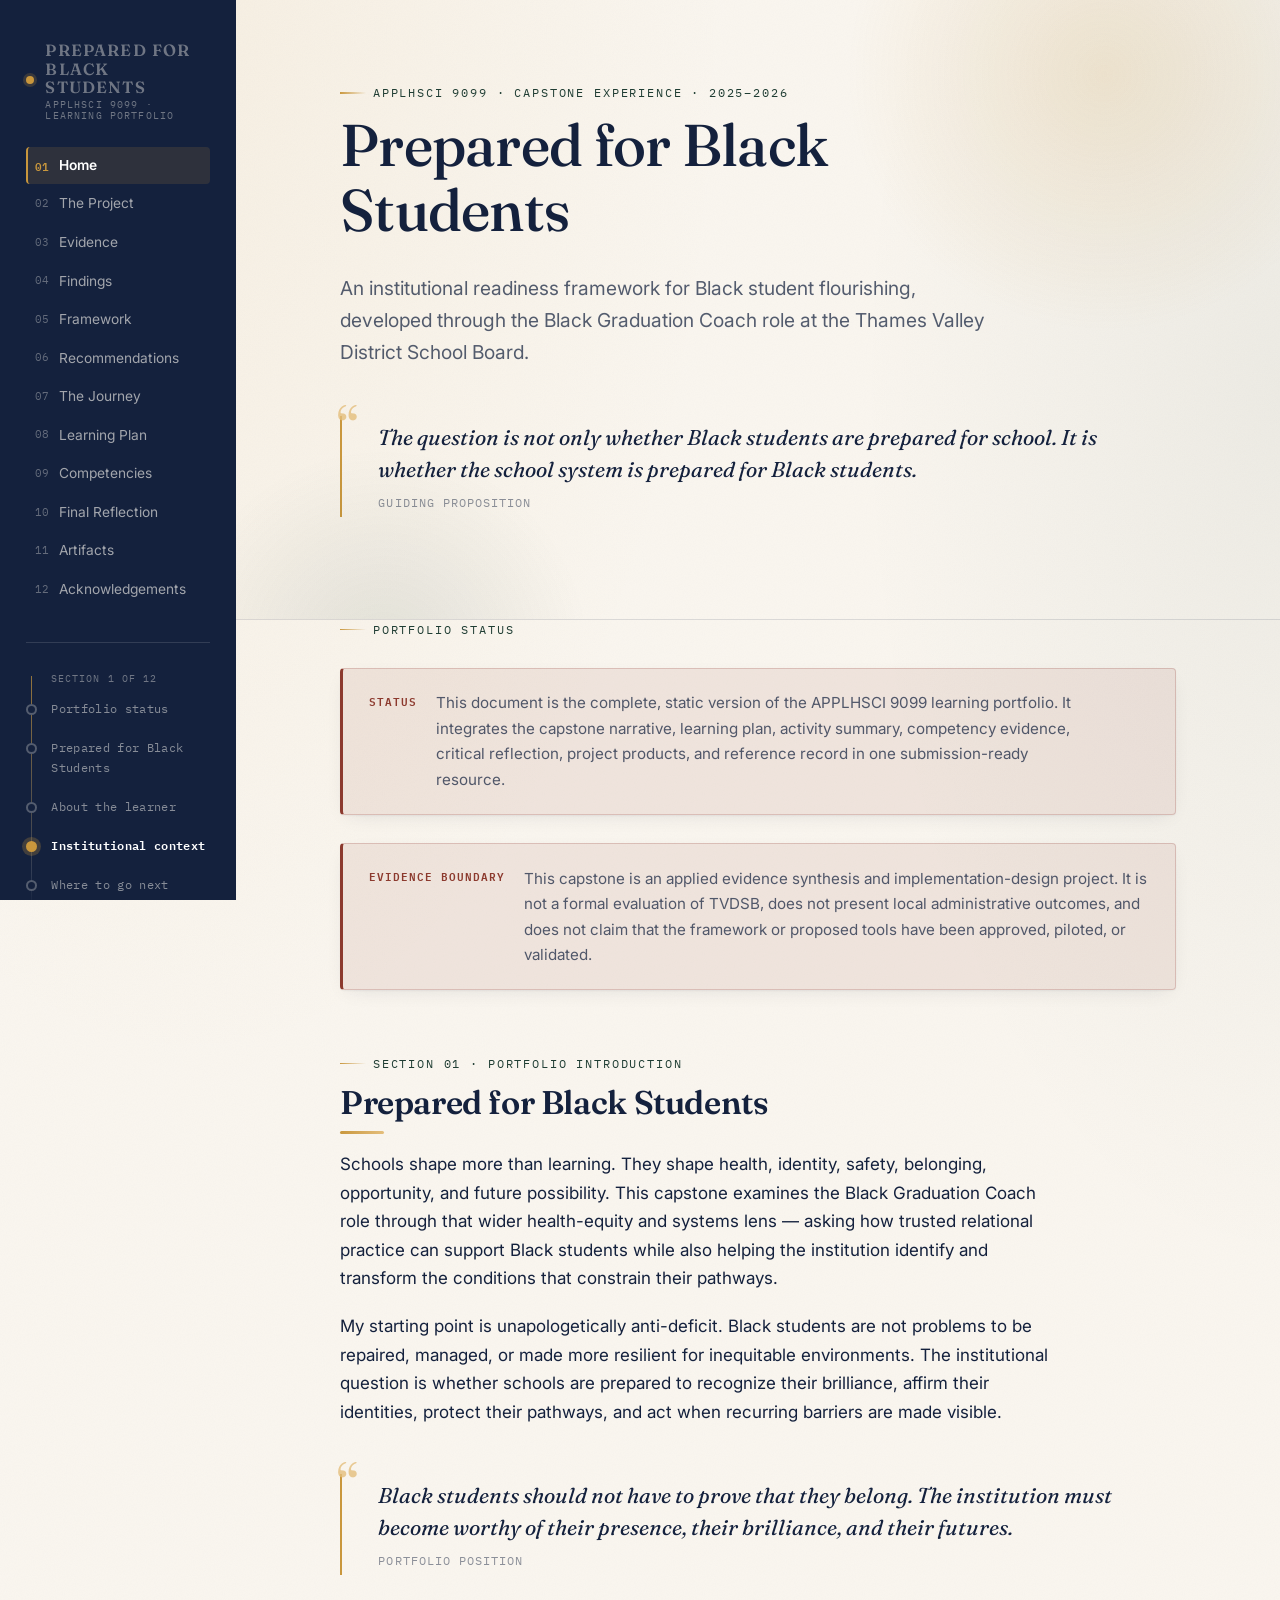
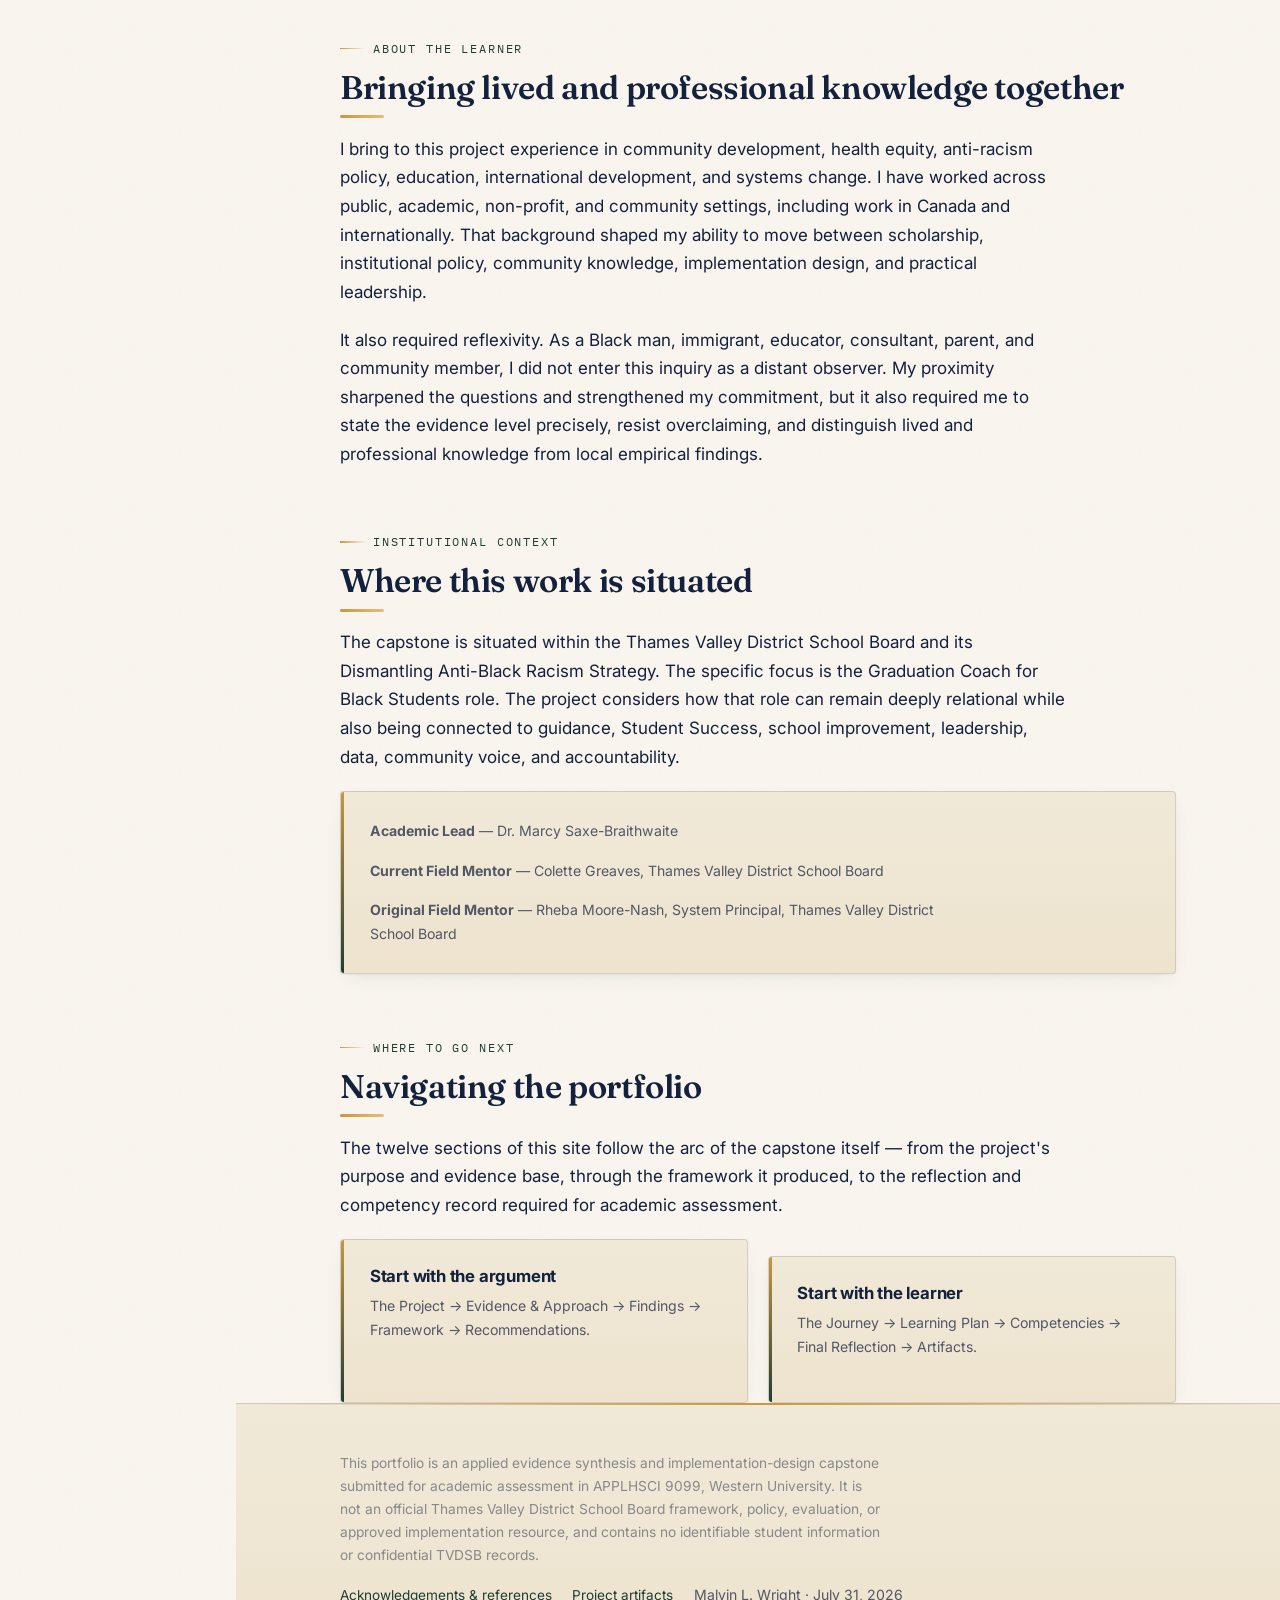
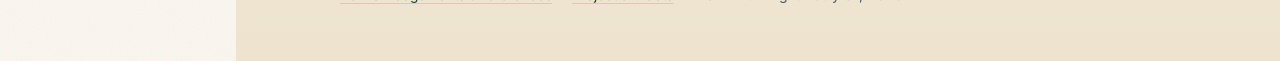
<file: index.html>
<!doctype html>
<html lang="en">
<head>
<meta charset="utf-8">
<meta name="viewport" content="width=device-width, initial-scale=1">
<title>Prepared for Black Students — An Institutional Readiness Framework</title>
<meta name="description" content="An applied capstone by Malvin L. Wright: an institutional readiness framework for Black student flourishing, built around the Black Graduation Coach role at Thames Valley District School Board.">
<link rel="icon" type="image/svg+xml" href="assets/favicon.svg">
<link rel="stylesheet" href="assets/style.css">
</head>
<body>
<a class="skip-link" href="#main">Skip to content</a>
<div class="layout">
  <aside class="sidebar" id="sidebar">
    <div id="sidebar-primary"></div>
    <div class="thread">
      <div class="thread-line"></div>
      <div class="progress">Section 1 of 12</div>
      <ol>
        <li><a href="#status">Portfolio status</a></li>
        <li><a href="#prepared">Prepared for Black Students</a></li>
        <li><a href="#learner">About the learner</a></li>
        <li><a href="#context">Institutional context</a></li>
        <li><a href="#map">Where to go next</a></li>
      </ol>
    </div>
  </aside>
  <div class="sidebar-backdrop" id="sidebar-backdrop"></div>

  <div class="content-area">
    <div class="mobile-bar" id="mobile-bar"></div>

<div class="hero">
  <div class="shell">
    <p class="eyebrow">APPLHSCI 9099 &middot; Capstone Experience &middot; 2025&ndash;2026</p>
    <h1>Prepared for Black Students</h1>
    <p class="lede proposition">An institutional readiness framework for Black student flourishing, developed through the Black Graduation Coach role at the Thames Valley District School Board.</p>
    <blockquote>
      The question is not only whether Black students are prepared for school. It is whether the school system is prepared for Black students.
      <cite>Guiding proposition</cite>
    </blockquote>
  </div>
</div>

    <main id="main" class="shell">
    <section class="block" id="status">
      <p class="eyebrow">Portfolio status</p>
      <div class="boundary">
        <span class="tag">Status</span>
        <p>This document is the complete, static version of the APPLHSCI 9099 learning portfolio. It integrates the capstone narrative, learning plan, activity summary, competency evidence, critical reflection, project products, and reference record in one submission-ready resource.</p>
      </div>
      <div class="boundary">
        <span class="tag">Evidence boundary</span>
        <p>This capstone is an applied evidence synthesis and implementation-design project. It is not a formal evaluation of TVDSB, does not present local administrative outcomes, and does not claim that the framework or proposed tools have been approved, piloted, or validated.</p>
      </div>
    </section>

    <section class="block" id="prepared">
      <p class="eyebrow">Section 01 &middot; Portfolio introduction</p>
      <h2>Prepared for Black Students</h2>
      <p>Schools shape more than learning. They shape health, identity, safety, belonging, opportunity, and future possibility. This capstone examines the Black Graduation Coach role through that wider health-equity and systems lens &mdash; asking how trusted relational practice can support Black students while also helping the institution identify and transform the conditions that constrain their pathways.</p>
      <p>My starting point is unapologetically anti-deficit. Black students are not problems to be repaired, managed, or made more resilient for inequitable environments. The institutional question is whether schools are prepared to recognize their brilliance, affirm their identities, protect their pathways, and act when recurring barriers are made visible.</p>
      <blockquote>
        Black students should not have to prove that they belong. The institution must become worthy of their presence, their brilliance, and their futures.
        <cite>Portfolio position</cite>
      </blockquote>
    </section>

    <section class="block" id="learner">
      <p class="eyebrow">About the learner</p>
      <h2>Bringing lived and professional knowledge together</h2>
      <p>I bring to this project experience in community development, health equity, anti-racism policy, education, international development, and systems change. I have worked across public, academic, non-profit, and community settings, including work in Canada and internationally. That background shaped my ability to move between scholarship, institutional policy, community knowledge, implementation design, and practical leadership.</p>
      <p>It also required reflexivity. As a Black man, immigrant, educator, consultant, parent, and community member, I did not enter this inquiry as a distant observer. My proximity sharpened the questions and strengthened my commitment, but it also required me to state the evidence level precisely, resist overclaiming, and distinguish lived and professional knowledge from local empirical findings.</p>
    </section>

    <section class="block" id="context">
      <p class="eyebrow">Institutional context</p>
      <h2>Where this work is situated</h2>
      <p>The capstone is situated within the Thames Valley District School Board and its Dismantling Anti-Black Racism Strategy. The specific focus is the Graduation Coach for Black Students role. The project considers how that role can remain deeply relational while also being connected to guidance, Student Success, school improvement, leadership, data, community voice, and accountability.</p>
      <div class="card">
        <p class="small mt-0"><strong>Academic Lead</strong> &mdash; Dr. Marcy Saxe-Braithwaite</p>
        <p class="small"><strong>Current Field Mentor</strong> &mdash; Colette Greaves, Thames Valley District School Board</p>
        <p class="small" style="margin-bottom:0"><strong>Original Field Mentor</strong> &mdash; Rheba Moore-Nash, System Principal, Thames Valley District School Board</p>
      </div>
    </section>

    <section class="block" id="map">
      <p class="eyebrow">Where to go next</p>
      <h2>Navigating the portfolio</h2>
      <p>The twelve sections of this site follow the arc of the capstone itself &mdash; from the project's purpose and evidence base, through the framework it produced, to the reflection and competency record required for academic assessment.</p>
      <div class="grid-2">
        <div class="card">
          <h4>Start with the argument</h4>
          <p class="small">The Project &rarr; Evidence &amp; Approach &rarr; Findings &rarr; Framework &rarr; Recommendations.</p>
        </div>
        <div class="card">
          <h4>Start with the learner</h4>
          <p class="small">The Journey &rarr; Learning Plan &rarr; Competencies &rarr; Final Reflection &rarr; Artifacts.</p>
        </div>
      </div>
    </section>
    </main>

    <footer class="site-footer" id="site-footer"></footer>
  </div>
</div>

<script src="assets/nav.js"></script>
</body>
</html>
</file>
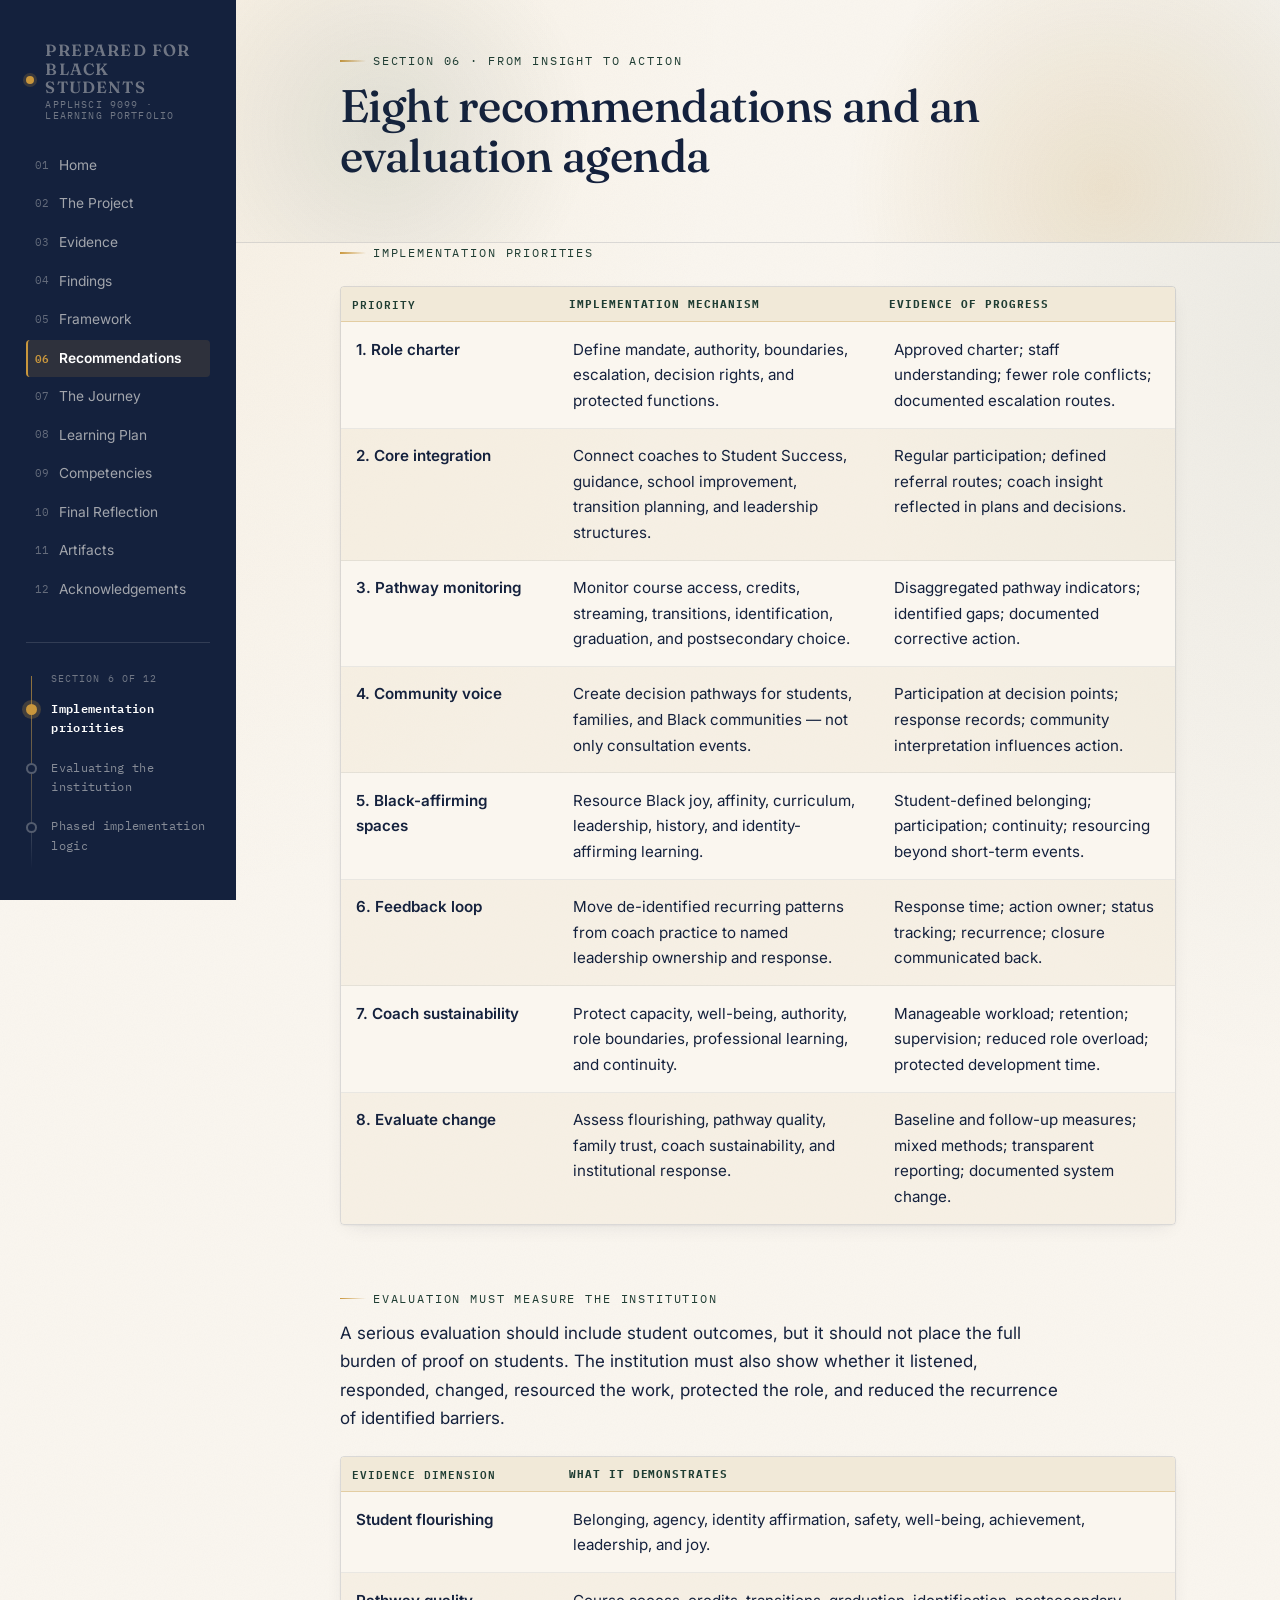
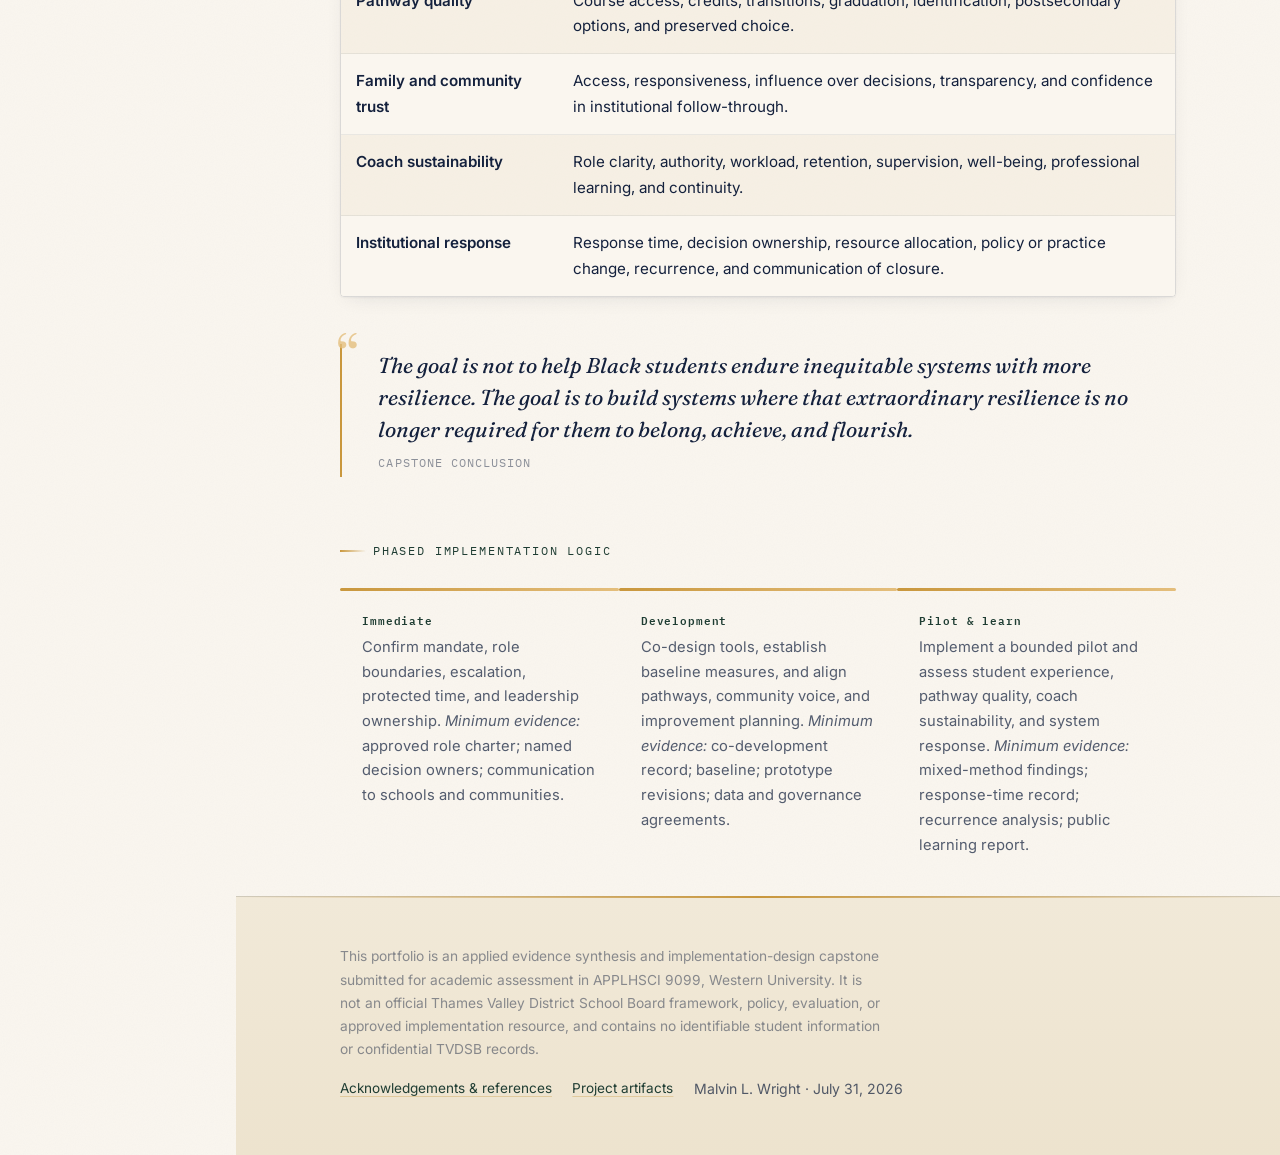
<file: action.html>
<!doctype html>
<html lang="en">
<head>
<meta charset="utf-8">
<meta name="viewport" content="width=device-width, initial-scale=1">
<title>From Insight to Action — Prepared for Black Students</title>
<meta name="description" content="Eight implementation priorities, an evaluation agenda that measures the institution, and a phased implementation logic.">
<link rel="icon" type="image/svg+xml" href="assets/favicon.svg">
<link rel="stylesheet" href="assets/style.css">
</head>
<body>
<a class="skip-link" href="#main">Skip to content</a>
<div class="layout">
  <aside class="sidebar" id="sidebar">
    <div id="sidebar-primary"></div>
    <div class="thread">
      <div class="thread-line"></div>
      <div class="progress">Section 6 of 12</div>
      <ol>
        <li><a href="#priorities">Implementation priorities</a></li>
        <li><a href="#evaluate">Evaluating the institution</a></li>
        <li><a href="#phases">Phased implementation logic</a></li>
      </ol>
    </div>
  </aside>
  <div class="sidebar-backdrop" id="sidebar-backdrop"></div>

  <div class="content-area">
    <div class="mobile-bar" id="mobile-bar"></div>

<div class="hero hero--compact">
  <div class="shell">
    <p class="eyebrow">Section 06 &middot; From insight to action</p>
    <h1>Eight recommendations and an evaluation agenda</h1>
  </div>
</div>

    <main id="main" class="shell">
    <section class="block" id="priorities">
      <p class="eyebrow">Implementation priorities</p>
      <table class="evidence">
        <thead><tr><th>Priority</th><th>Implementation mechanism</th><th>Evidence of progress</th></tr></thead>
        <tbody>
          <tr><td>1. Role charter</td><td>Define mandate, authority, boundaries, escalation, decision rights, and protected functions.</td><td>Approved charter; staff understanding; fewer role conflicts; documented escalation routes.</td></tr>
          <tr><td>2. Core integration</td><td>Connect coaches to Student Success, guidance, school improvement, transition planning, and leadership structures.</td><td>Regular participation; defined referral routes; coach insight reflected in plans and decisions.</td></tr>
          <tr><td>3. Pathway monitoring</td><td>Monitor course access, credits, streaming, transitions, identification, graduation, and postsecondary choice.</td><td>Disaggregated pathway indicators; identified gaps; documented corrective action.</td></tr>
          <tr><td>4. Community voice</td><td>Create decision pathways for students, families, and Black communities &mdash; not only consultation events.</td><td>Participation at decision points; response records; community interpretation influences action.</td></tr>
          <tr><td>5. Black-affirming spaces</td><td>Resource Black joy, affinity, curriculum, leadership, history, and identity-affirming learning.</td><td>Student-defined belonging; participation; continuity; resourcing beyond short-term events.</td></tr>
          <tr><td>6. Feedback loop</td><td>Move de-identified recurring patterns from coach practice to named leadership ownership and response.</td><td>Response time; action owner; status tracking; recurrence; closure communicated back.</td></tr>
          <tr><td>7. Coach sustainability</td><td>Protect capacity, well-being, authority, role boundaries, professional learning, and continuity.</td><td>Manageable workload; retention; supervision; reduced role overload; protected development time.</td></tr>
          <tr><td>8. Evaluate change</td><td>Assess flourishing, pathway quality, family trust, coach sustainability, and institutional response.</td><td>Baseline and follow-up measures; mixed methods; transparent reporting; documented system change.</td></tr>
        </tbody>
      </table>
    </section>

    <section class="block" id="evaluate">
      <p class="eyebrow">Evaluation must measure the institution</p>
      <p>A serious evaluation should include student outcomes, but it should not place the full burden of proof on students. The institution must also show whether it listened, responded, changed, resourced the work, protected the role, and reduced the recurrence of identified barriers.</p>
      <table class="evidence">
        <thead><tr><th>Evidence dimension</th><th>What it demonstrates</th></tr></thead>
        <tbody>
          <tr><td>Student flourishing</td><td>Belonging, agency, identity affirmation, safety, well-being, achievement, leadership, and joy.</td></tr>
          <tr><td>Pathway quality</td><td>Course access, credits, transitions, graduation, identification, postsecondary options, and preserved choice.</td></tr>
          <tr><td>Family and community trust</td><td>Access, responsiveness, influence over decisions, transparency, and confidence in institutional follow-through.</td></tr>
          <tr><td>Coach sustainability</td><td>Role clarity, authority, workload, retention, supervision, well-being, professional learning, and continuity.</td></tr>
          <tr><td>Institutional response</td><td>Response time, decision ownership, resource allocation, policy or practice change, recurrence, and communication of closure.</td></tr>
        </tbody>
      </table>
      <blockquote>
        The goal is not to help Black students endure inequitable systems with more resilience. The goal is to build systems where that extraordinary resilience is no longer required for them to belong, achieve, and flourish.
        <cite>Capstone conclusion</cite>
      </blockquote>
    </section>

    <section class="block" id="phases">
      <p class="eyebrow">Phased implementation logic</p>
      <div class="timeline">
        <div class="stop"><div class="when">Immediate</div><div class="what">Confirm mandate, role boundaries, escalation, protected time, and leadership ownership. <em>Minimum evidence:</em> approved role charter; named decision owners; communication to schools and communities.</div></div>
        <div class="stop"><div class="when">Development</div><div class="what">Co-design tools, establish baseline measures, and align pathways, community voice, and improvement planning. <em>Minimum evidence:</em> co-development record; baseline; prototype revisions; data and governance agreements.</div></div>
        <div class="stop"><div class="when">Pilot &amp; learn</div><div class="what">Implement a bounded pilot and assess student experience, pathway quality, coach sustainability, and system response. <em>Minimum evidence:</em> mixed-method findings; response-time record; recurrence analysis; public learning report.</div></div>
      </div>
    </section>
    </main>

    <footer class="site-footer" id="site-footer"></footer>
  </div>
</div>

<script src="assets/nav.js"></script>
</body>
</html>
</file>
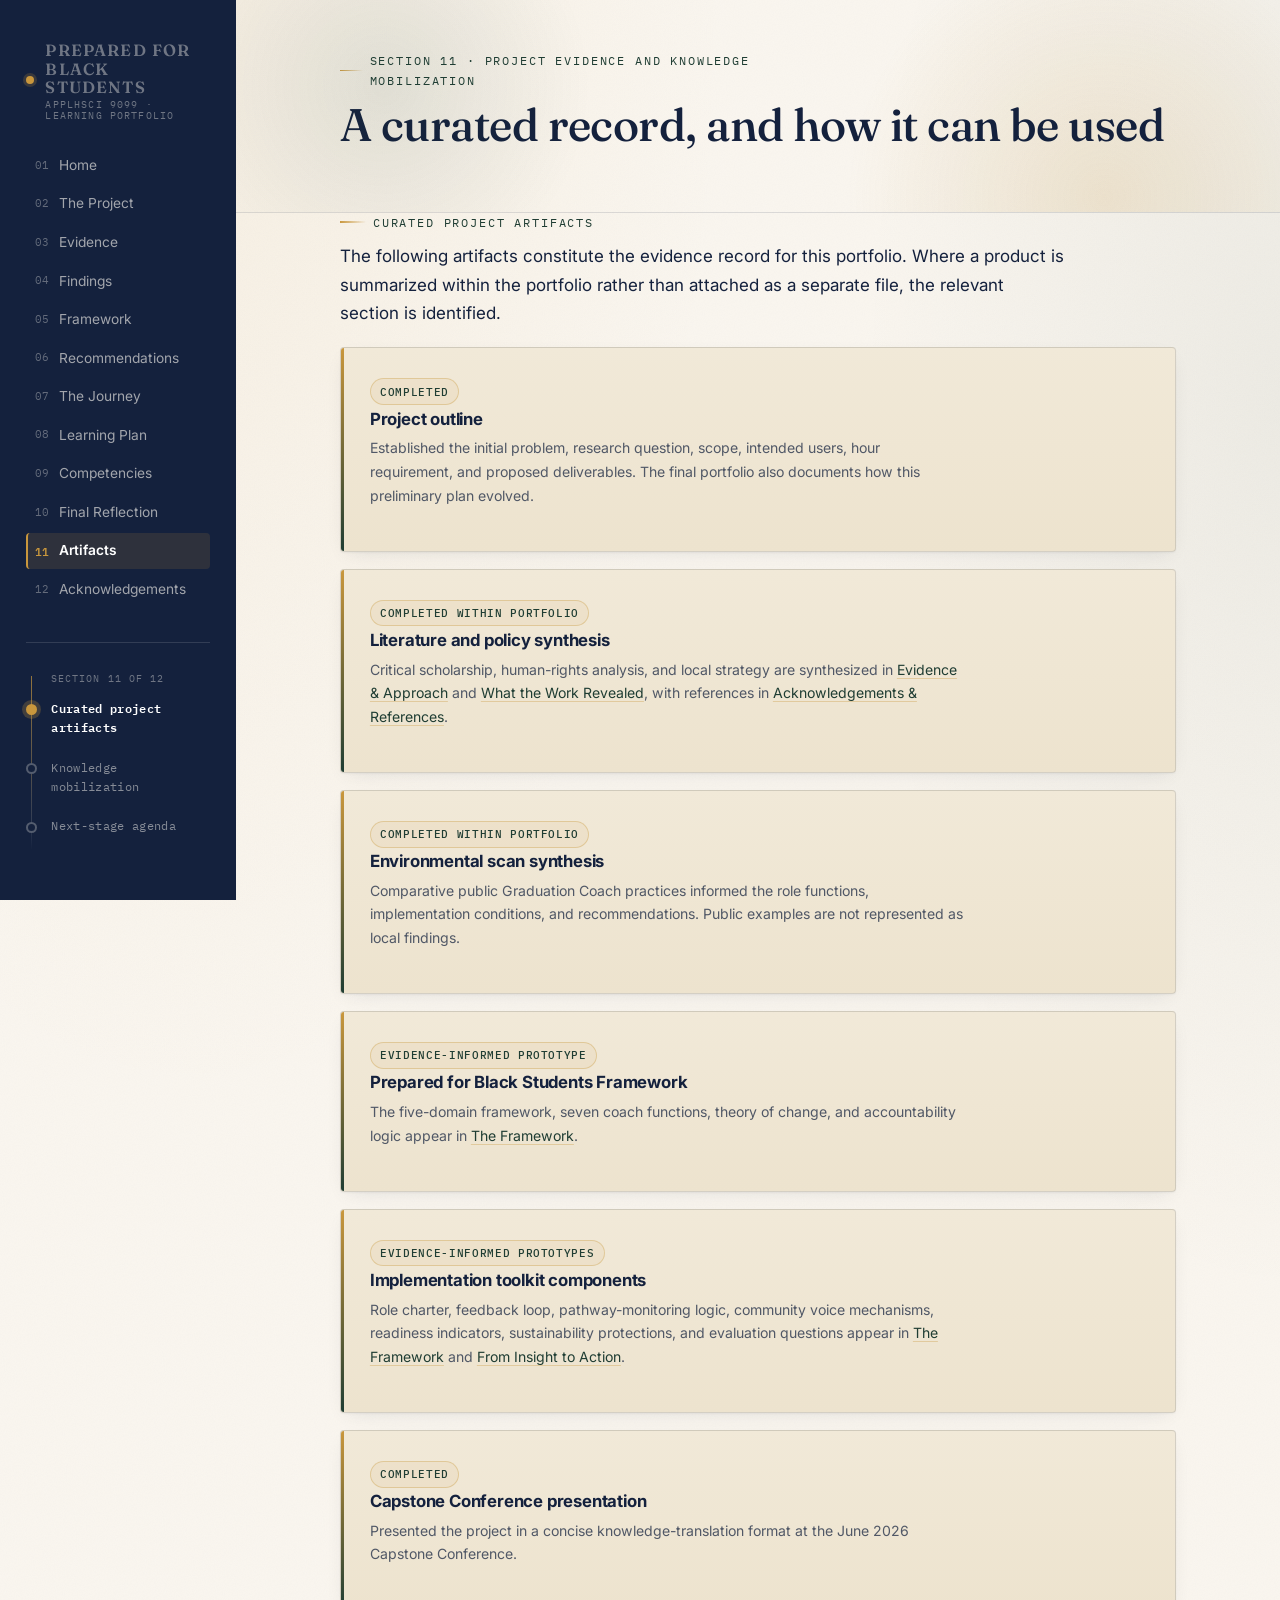
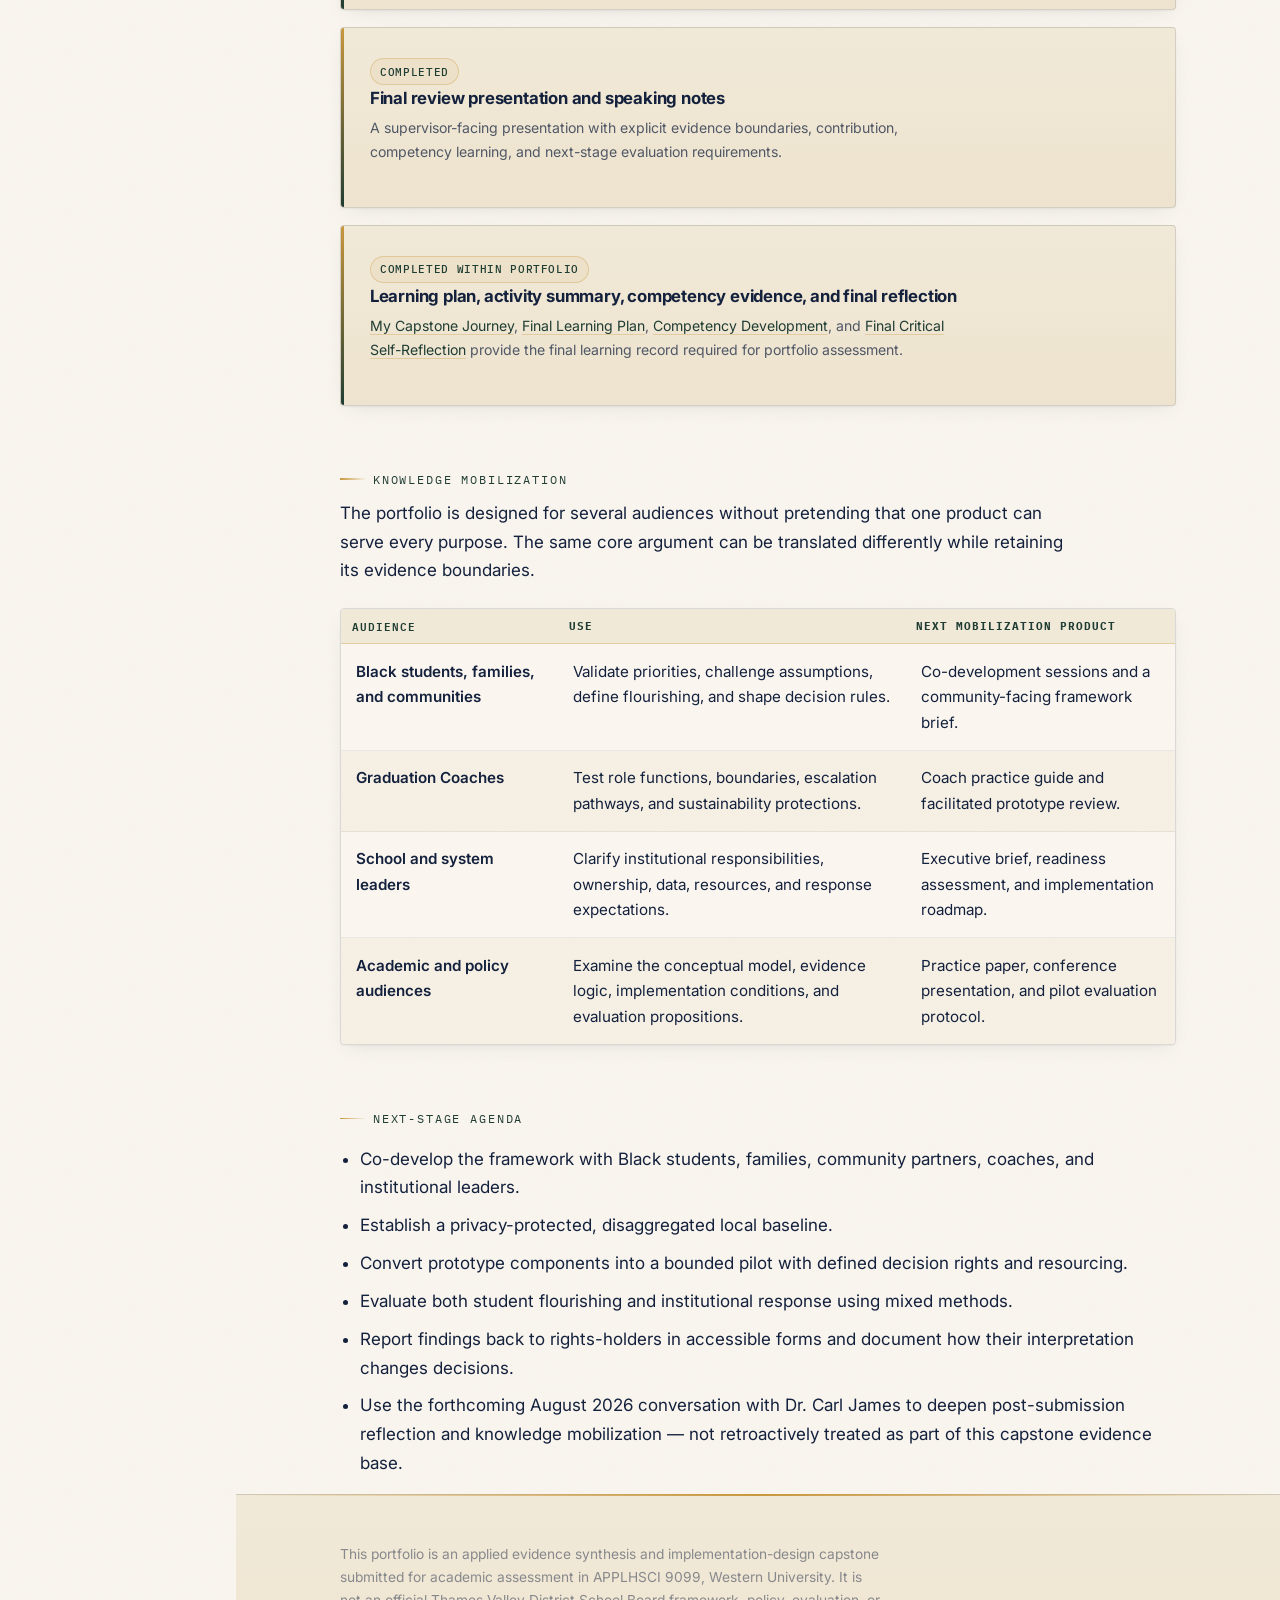
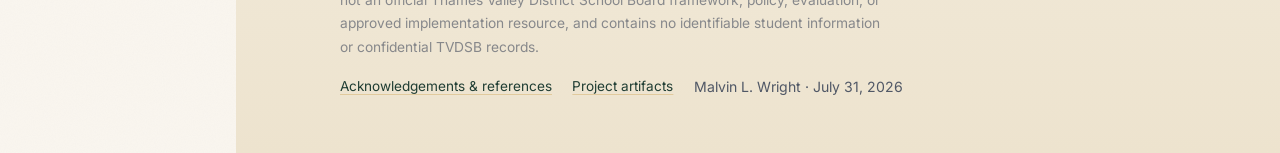
<file: artifacts.html>
<!doctype html>
<html lang="en">
<head>
<meta charset="utf-8">
<meta name="viewport" content="width=device-width, initial-scale=1">
<title>Project Evidence & Knowledge Mobilization — Prepared for Black Students</title>
<meta name="description" content="A curated record of project artifacts, how the work can be used by different audiences, and the next-stage agenda.">
<link rel="icon" type="image/svg+xml" href="assets/favicon.svg">
<link rel="stylesheet" href="assets/style.css">
</head>
<body>
<a class="skip-link" href="#main">Skip to content</a>
<div class="layout">
  <aside class="sidebar" id="sidebar">
    <div id="sidebar-primary"></div>
    <div class="thread">
      <div class="thread-line"></div>
      <div class="progress">Section 11 of 12</div>
      <ol>
        <li><a href="#artifacts">Curated project artifacts</a></li>
        <li><a href="#mobilization">Knowledge mobilization</a></li>
        <li><a href="#next">Next-stage agenda</a></li>
      </ol>
    </div>
  </aside>
  <div class="sidebar-backdrop" id="sidebar-backdrop"></div>

  <div class="content-area">
    <div class="mobile-bar" id="mobile-bar"></div>

<div class="hero hero--compact">
  <div class="shell">
    <p class="eyebrow">Section 11 &middot; Project evidence and knowledge mobilization</p>
    <h1>A curated record, and how it can be used</h1>
  </div>
</div>

    <main id="main" class="shell">
    <section class="block" id="artifacts">
      <p class="eyebrow">Curated project artifacts</p>
      <p>The following artifacts constitute the evidence record for this portfolio. Where a product is summarized within the portfolio rather than attached as a separate file, the relevant section is identified.</p>

      <div class="card">
        <p class="pill">Completed</p>
        <h4>Project outline</h4>
        <p class="small mt-0">Established the initial problem, research question, scope, intended users, hour requirement, and proposed deliverables. The final portfolio also documents how this preliminary plan evolved.</p>
      </div>
      <div class="card">
        <p class="pill">Completed within portfolio</p>
        <h4>Literature and policy synthesis</h4>
        <p class="small mt-0">Critical scholarship, human-rights analysis, and local strategy are synthesized in <a href="evidence.html">Evidence &amp; Approach</a> and <a href="findings.html">What the Work Revealed</a>, with references in <a href="closing.html">Acknowledgements &amp; References</a>.</p>
      </div>
      <div class="card">
        <p class="pill">Completed within portfolio</p>
        <h4>Environmental scan synthesis</h4>
        <p class="small mt-0">Comparative public Graduation Coach practices informed the role functions, implementation conditions, and recommendations. Public examples are not represented as local findings.</p>
      </div>
      <div class="card">
        <p class="pill">Evidence-informed prototype</p>
        <h4>Prepared for Black Students Framework</h4>
        <p class="small mt-0">The five-domain framework, seven coach functions, theory of change, and accountability logic appear in <a href="framework.html">The Framework</a>.</p>
      </div>
      <div class="card">
        <p class="pill">Evidence-informed prototypes</p>
        <h4>Implementation toolkit components</h4>
        <p class="small mt-0">Role charter, feedback loop, pathway-monitoring logic, community voice mechanisms, readiness indicators, sustainability protections, and evaluation questions appear in <a href="framework.html">The Framework</a> and <a href="action.html">From Insight to Action</a>.</p>
      </div>
      <div class="card">
        <p class="pill">Completed</p>
        <h4>Capstone Conference presentation</h4>
        <p class="small mt-0">Presented the project in a concise knowledge-translation format at the June 2026 Capstone Conference.</p>
      </div>
      <div class="card">
        <p class="pill">Completed</p>
        <h4>Final review presentation and speaking notes</h4>
        <p class="small mt-0">A supervisor-facing presentation with explicit evidence boundaries, contribution, competency learning, and next-stage evaluation requirements.</p>
      </div>
      <div class="card">
        <p class="pill">Completed within portfolio</p>
        <h4>Learning plan, activity summary, competency evidence, and final reflection</h4>
        <p class="small mt-0"><a href="journey.html">My Capstone Journey</a>, <a href="learning-plan.html">Final Learning Plan</a>, <a href="competencies.html">Competency Development</a>, and <a href="reflection.html">Final Critical Self-Reflection</a> provide the final learning record required for portfolio assessment.</p>
      </div>
    </section>

    <section class="block" id="mobilization">
      <p class="eyebrow">Knowledge mobilization</p>
      <p>The portfolio is designed for several audiences without pretending that one product can serve every purpose. The same core argument can be translated differently while retaining its evidence boundaries.</p>
      <table class="evidence">
        <thead><tr><th>Audience</th><th>Use</th><th>Next mobilization product</th></tr></thead>
        <tbody>
          <tr><td>Black students, families, and communities</td><td>Validate priorities, challenge assumptions, define flourishing, and shape decision rules.</td><td>Co-development sessions and a community-facing framework brief.</td></tr>
          <tr><td>Graduation Coaches</td><td>Test role functions, boundaries, escalation pathways, and sustainability protections.</td><td>Coach practice guide and facilitated prototype review.</td></tr>
          <tr><td>School and system leaders</td><td>Clarify institutional responsibilities, ownership, data, resources, and response expectations.</td><td>Executive brief, readiness assessment, and implementation roadmap.</td></tr>
          <tr><td>Academic and policy audiences</td><td>Examine the conceptual model, evidence logic, implementation conditions, and evaluation propositions.</td><td>Practice paper, conference presentation, and pilot evaluation protocol.</td></tr>
        </tbody>
      </table>
    </section>

    <section class="block" id="next">
      <p class="eyebrow">Next-stage agenda</p>
      <ul class="plain">
        <li>Co-develop the framework with Black students, families, community partners, coaches, and institutional leaders.</li>
        <li>Establish a privacy-protected, disaggregated local baseline.</li>
        <li>Convert prototype components into a bounded pilot with defined decision rights and resourcing.</li>
        <li>Evaluate both student flourishing and institutional response using mixed methods.</li>
        <li>Report findings back to rights-holders in accessible forms and document how their interpretation changes decisions.</li>
        <li>Use the forthcoming August 2026 conversation with Dr. Carl James to deepen post-submission reflection and knowledge mobilization &mdash; not retroactively treated as part of this capstone evidence base.</li>
      </ul>
    </section>
    </main>

    <footer class="site-footer" id="site-footer"></footer>
  </div>
</div>

<script src="assets/nav.js"></script>
</body>
</html>
</file>
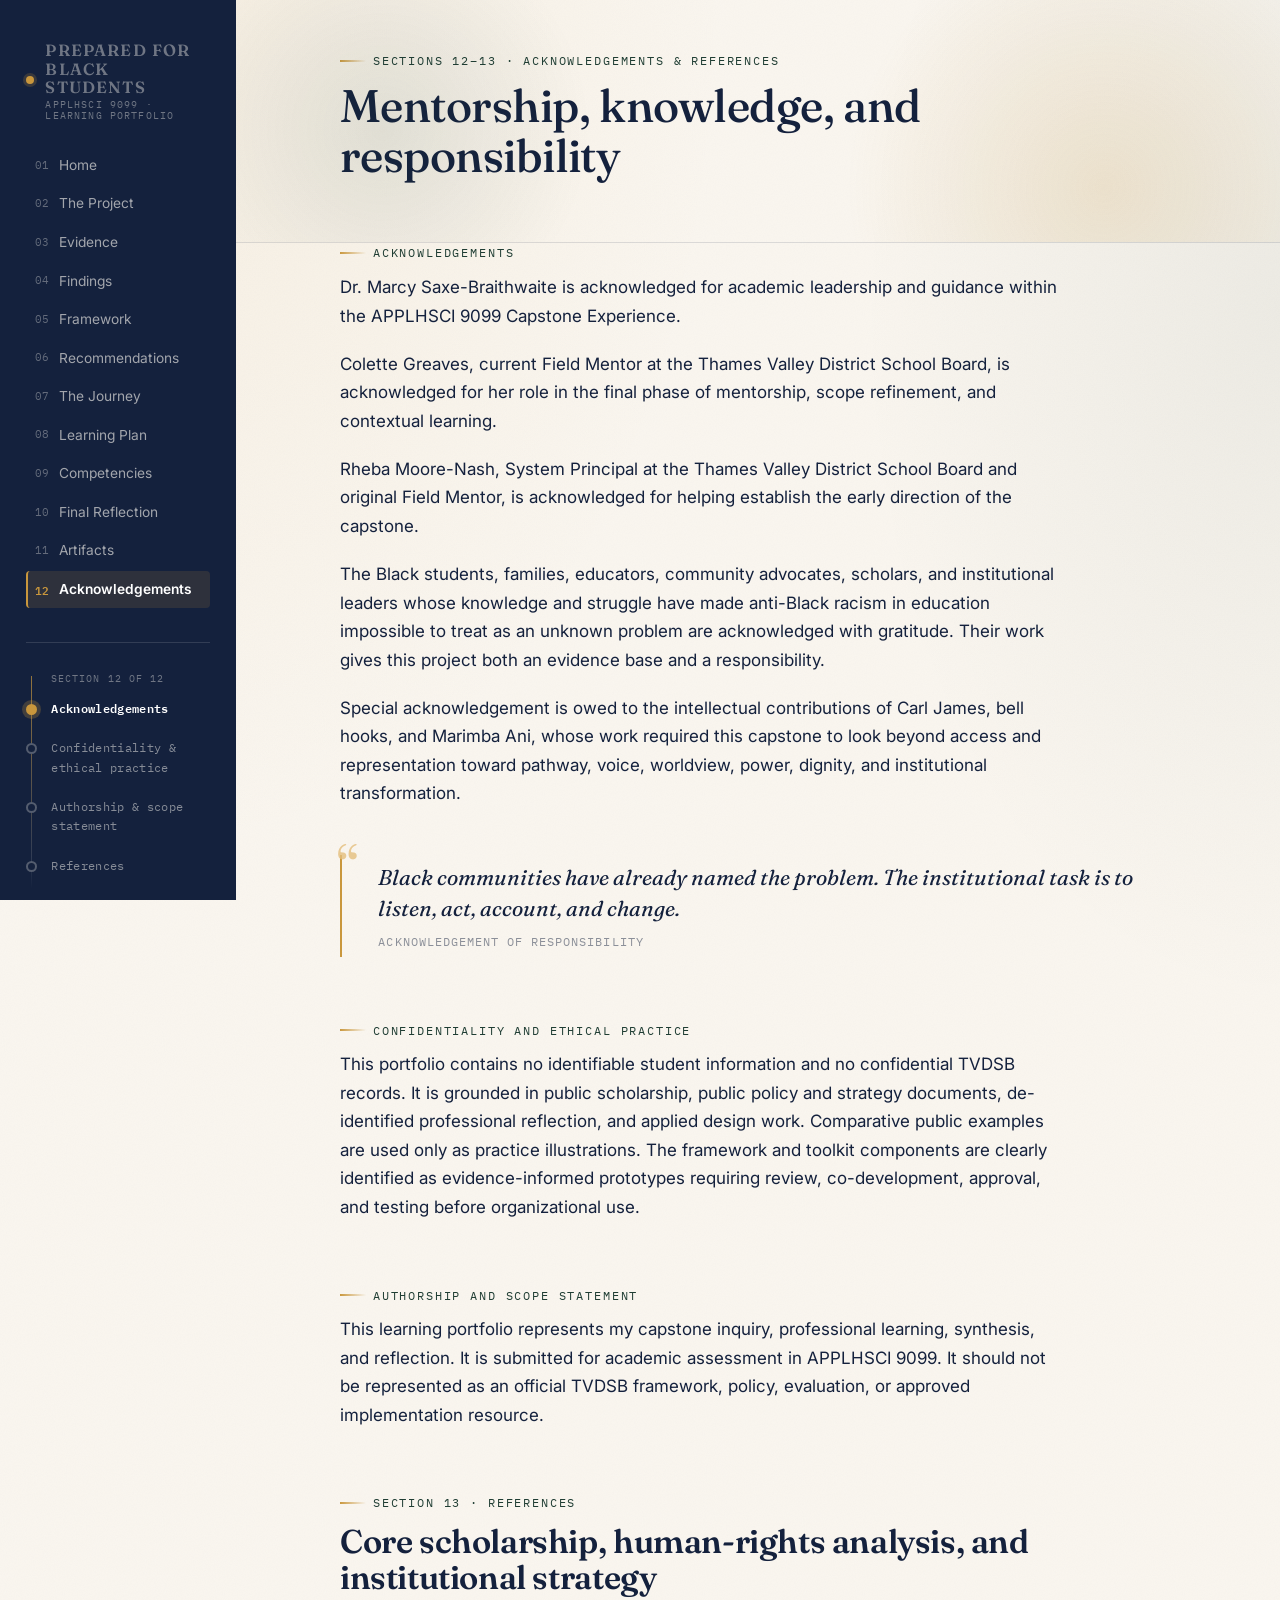
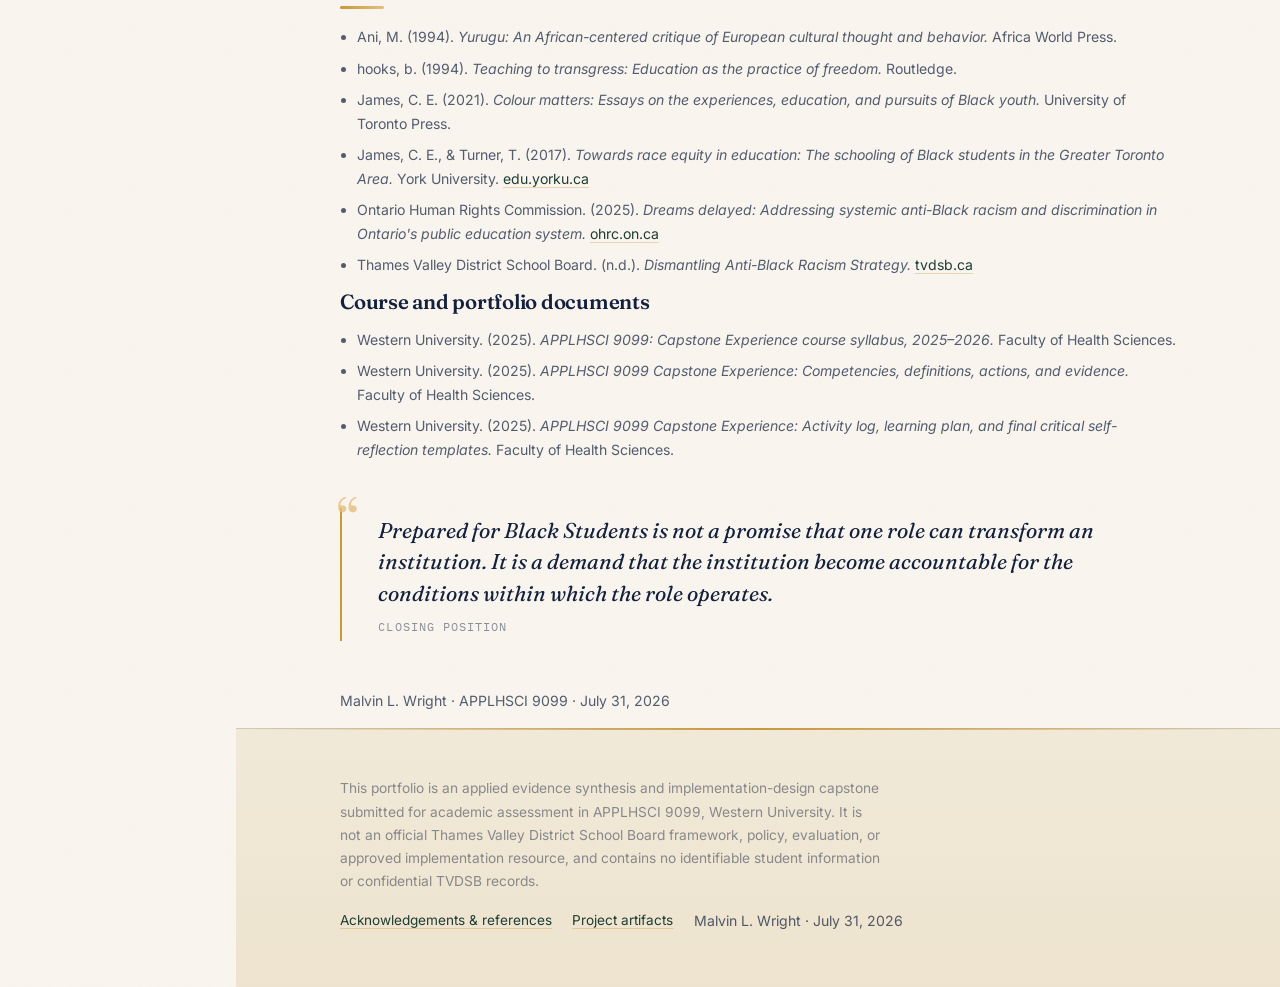
<file: closing.html>
<!doctype html>
<html lang="en">
<head>
<meta charset="utf-8">
<meta name="viewport" content="width=device-width, initial-scale=1">
<title>Acknowledgements & References — Prepared for Black Students</title>
<meta name="description" content="Acknowledgements, confidentiality and ethical practice, authorship and scope statement, and the full reference list.">
<link rel="icon" type="image/svg+xml" href="assets/favicon.svg">
<link rel="stylesheet" href="assets/style.css">
</head>
<body>
<a class="skip-link" href="#main">Skip to content</a>
<div class="layout">
  <aside class="sidebar" id="sidebar">
    <div id="sidebar-primary"></div>
    <div class="thread">
      <div class="thread-line"></div>
      <div class="progress">Section 12 of 12</div>
      <ol>
        <li><a href="#ack">Acknowledgements</a></li>
        <li><a href="#ethics">Confidentiality &amp; ethical practice</a></li>
        <li><a href="#authorship">Authorship &amp; scope statement</a></li>
        <li><a href="#refs">References</a></li>
      </ol>
    </div>
  </aside>
  <div class="sidebar-backdrop" id="sidebar-backdrop"></div>

  <div class="content-area">
    <div class="mobile-bar" id="mobile-bar"></div>

<div class="hero hero--compact">
  <div class="shell">
    <p class="eyebrow">Sections 12&ndash;13 &middot; Acknowledgements &amp; references</p>
    <h1>Mentorship, knowledge, and responsibility</h1>
  </div>
</div>

    <main id="main" class="shell">
    <section class="block" id="ack">
      <p class="eyebrow">Acknowledgements</p>
      <p>Dr. Marcy Saxe-Braithwaite is acknowledged for academic leadership and guidance within the APPLHSCI 9099 Capstone Experience.</p>
      <p>Colette Greaves, current Field Mentor at the Thames Valley District School Board, is acknowledged for her role in the final phase of mentorship, scope refinement, and contextual learning.</p>
      <p>Rheba Moore-Nash, System Principal at the Thames Valley District School Board and original Field Mentor, is acknowledged for helping establish the early direction of the capstone.</p>
      <p>The Black students, families, educators, community advocates, scholars, and institutional leaders whose knowledge and struggle have made anti-Black racism in education impossible to treat as an unknown problem are acknowledged with gratitude. Their work gives this project both an evidence base and a responsibility.</p>
      <p>Special acknowledgement is owed to the intellectual contributions of Carl James, bell hooks, and Marimba Ani, whose work required this capstone to look beyond access and representation toward pathway, voice, worldview, power, dignity, and institutional transformation.</p>
      <blockquote>
        Black communities have already named the problem. The institutional task is to listen, act, account, and change.
        <cite>Acknowledgement of responsibility</cite>
      </blockquote>
    </section>

    <section class="block" id="ethics">
      <p class="eyebrow">Confidentiality and ethical practice</p>
      <p>This portfolio contains no identifiable student information and no confidential TVDSB records. It is grounded in public scholarship, public policy and strategy documents, de-identified professional reflection, and applied design work. Comparative public examples are used only as practice illustrations. The framework and toolkit components are clearly identified as evidence-informed prototypes requiring review, co-development, approval, and testing before organizational use.</p>
    </section>

    <section class="block" id="authorship">
      <p class="eyebrow">Authorship and scope statement</p>
      <p>This learning portfolio represents my capstone inquiry, professional learning, synthesis, and reflection. It is submitted for academic assessment in APPLHSCI 9099. It should not be represented as an official TVDSB framework, policy, evaluation, or approved implementation resource.</p>
    </section>

    <section class="block" id="refs">
      <p class="eyebrow">Section 13 &middot; References</p>
      <h2>Core scholarship, human-rights analysis, and institutional strategy</h2>
      <ul class="plain small">
        <li>Ani, M. (1994). <em>Yurugu: An African-centered critique of European cultural thought and behavior.</em> Africa World Press.</li>
        <li>hooks, b. (1994). <em>Teaching to transgress: Education as the practice of freedom.</em> Routledge.</li>
        <li>James, C. E. (2021). <em>Colour matters: Essays on the experiences, education, and pursuits of Black youth.</em> University of Toronto Press.</li>
        <li>James, C. E., &amp; Turner, T. (2017). <em>Towards race equity in education: The schooling of Black students in the Greater Toronto Area.</em> York University. <a href="https://edu.yorku.ca/files/2017/04/Towards-Race-Equity-in-Education-April-2017.pdf">edu.yorku.ca</a></li>
        <li>Ontario Human Rights Commission. (2025). <em>Dreams delayed: Addressing systemic anti-Black racism and discrimination in Ontario's public education system.</em> <a href="https://www.ohrc.on.ca/en/dreams-delayed-addressing-systemic-anti-black-racism-and-discrimination-ontarios-public-education">ohrc.on.ca</a></li>
        <li>Thames Valley District School Board. (n.d.). <em>Dismantling Anti-Black Racism Strategy.</em> <a href="https://www.tvdsb.ca/en/resourcesGeneral/Equity/TVDSB-Dismantling-Anti-Black-Racism-Strategy.pdf">tvdsb.ca</a></li>
      </ul>

      <h3>Course and portfolio documents</h3>
      <ul class="plain small">
        <li>Western University. (2025). <em>APPLHSCI 9099: Capstone Experience course syllabus, 2025&ndash;2026.</em> Faculty of Health Sciences.</li>
        <li>Western University. (2025). <em>APPLHSCI 9099 Capstone Experience: Competencies, definitions, actions, and evidence.</em> Faculty of Health Sciences.</li>
        <li>Western University. (2025). <em>APPLHSCI 9099 Capstone Experience: Activity log, learning plan, and final critical self-reflection templates.</em> Faculty of Health Sciences.</li>
      </ul>

      <blockquote>
        Prepared for Black Students is not a promise that one role can transform an institution. It is a demand that the institution become accountable for the conditions within which the role operates.
        <cite>Closing position</cite>
      </blockquote>
      <p class="small">Malvin L. Wright &middot; APPLHSCI 9099 &middot; July 31, 2026</p>
    </section>
    </main>

    <footer class="site-footer" id="site-footer"></footer>
  </div>
</div>

<script src="assets/nav.js"></script>
</body>
</html>
</file>
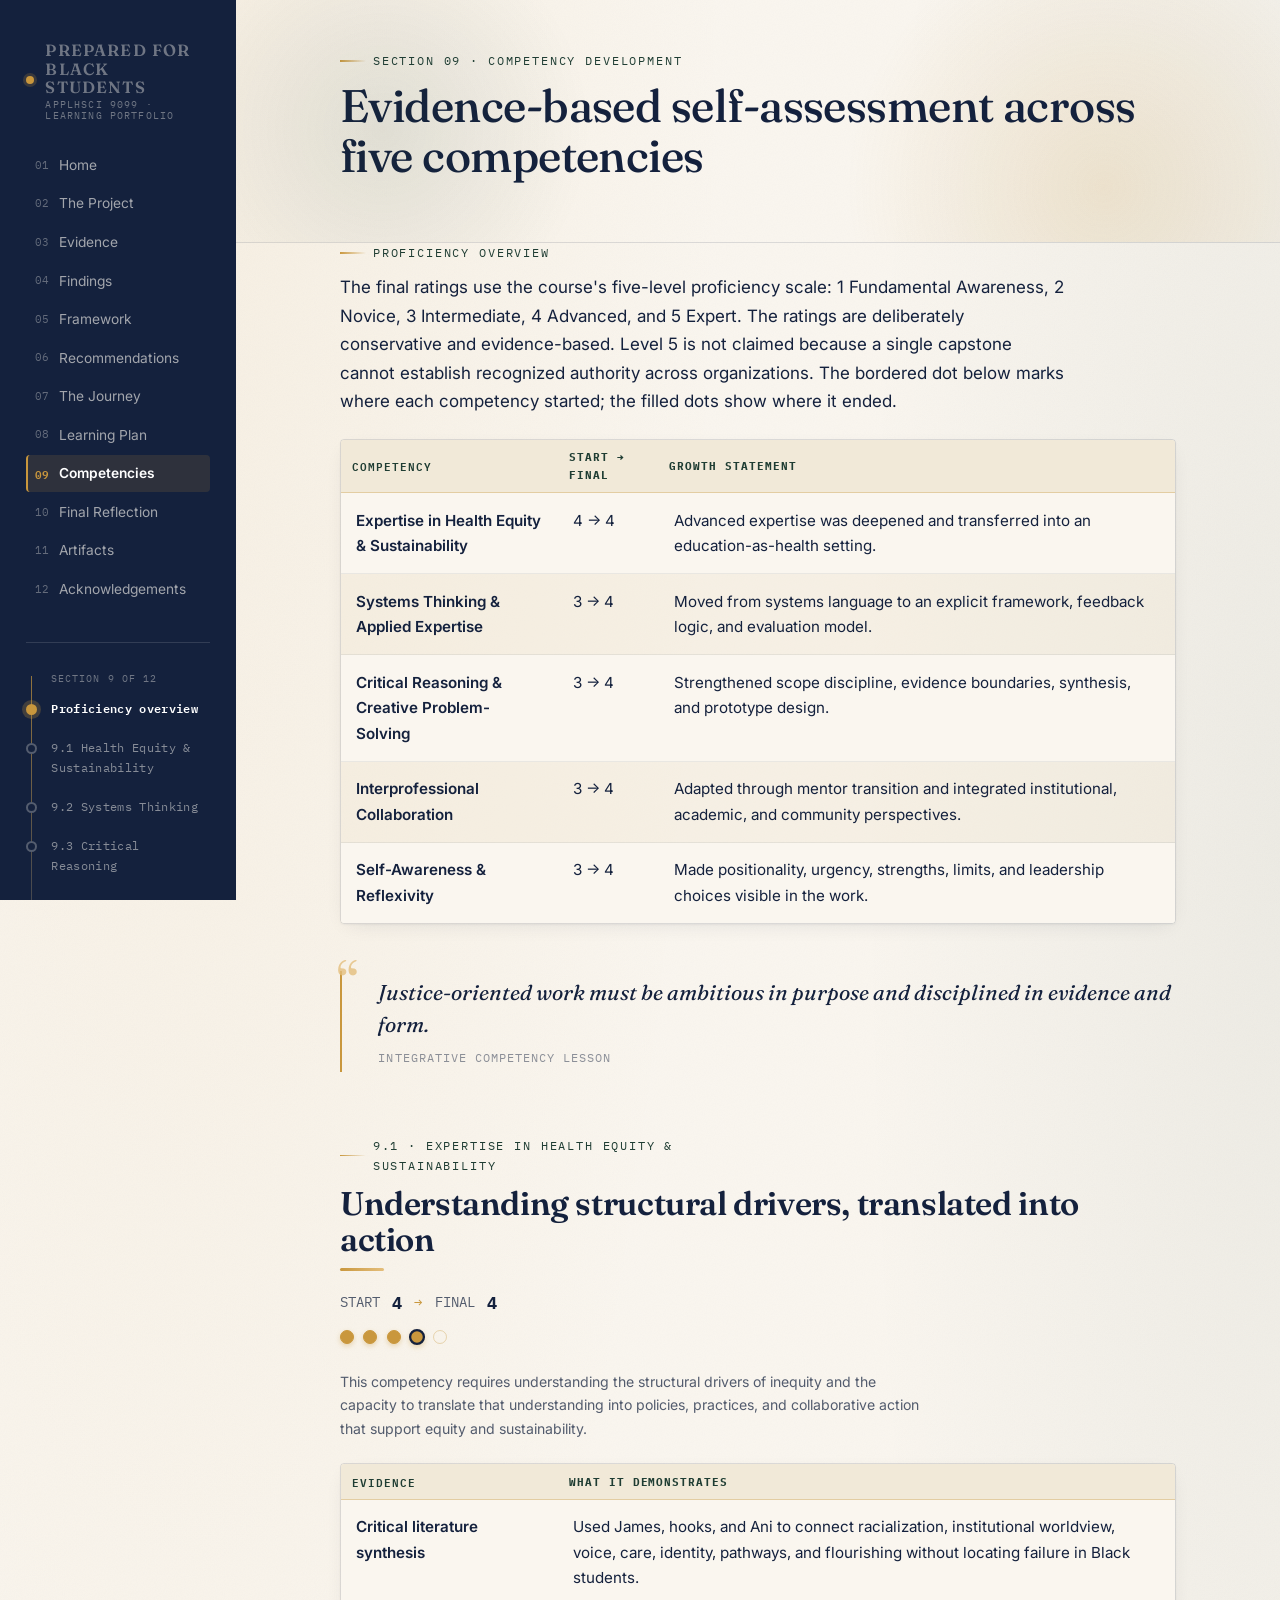
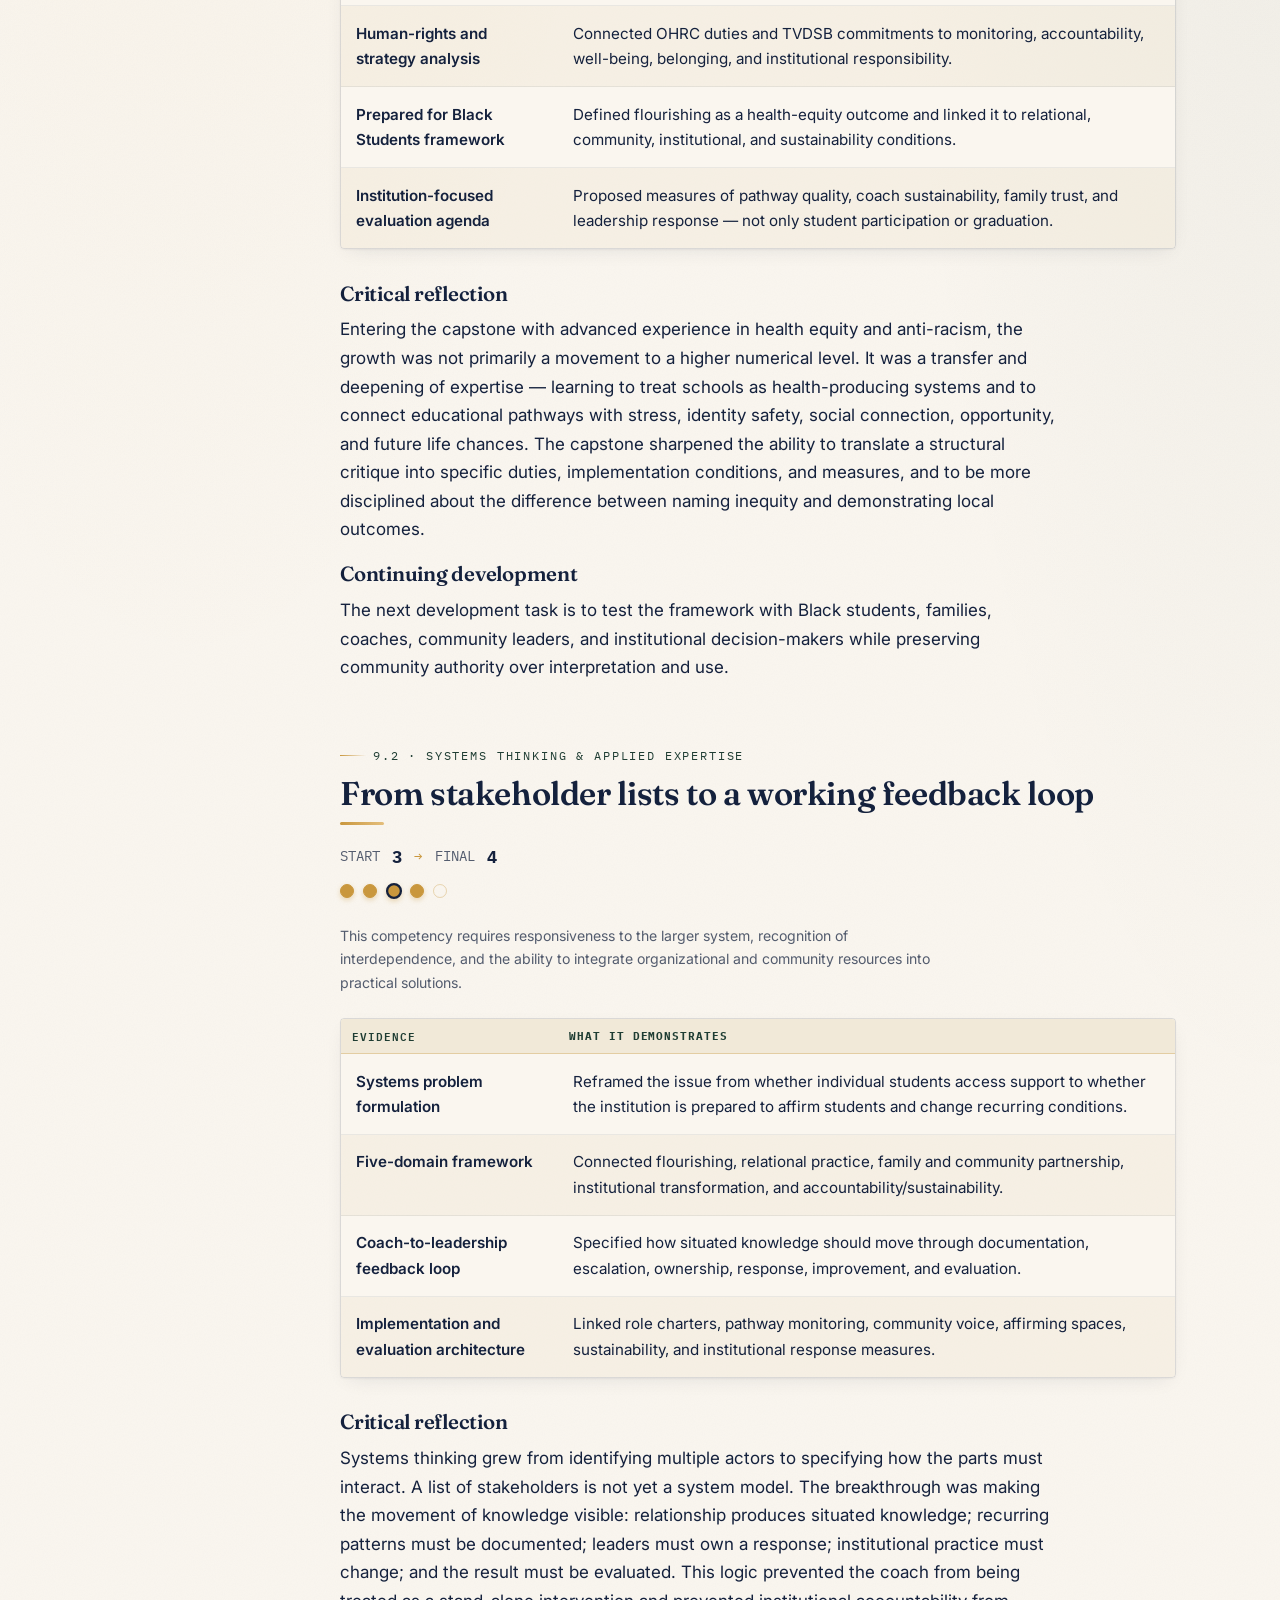
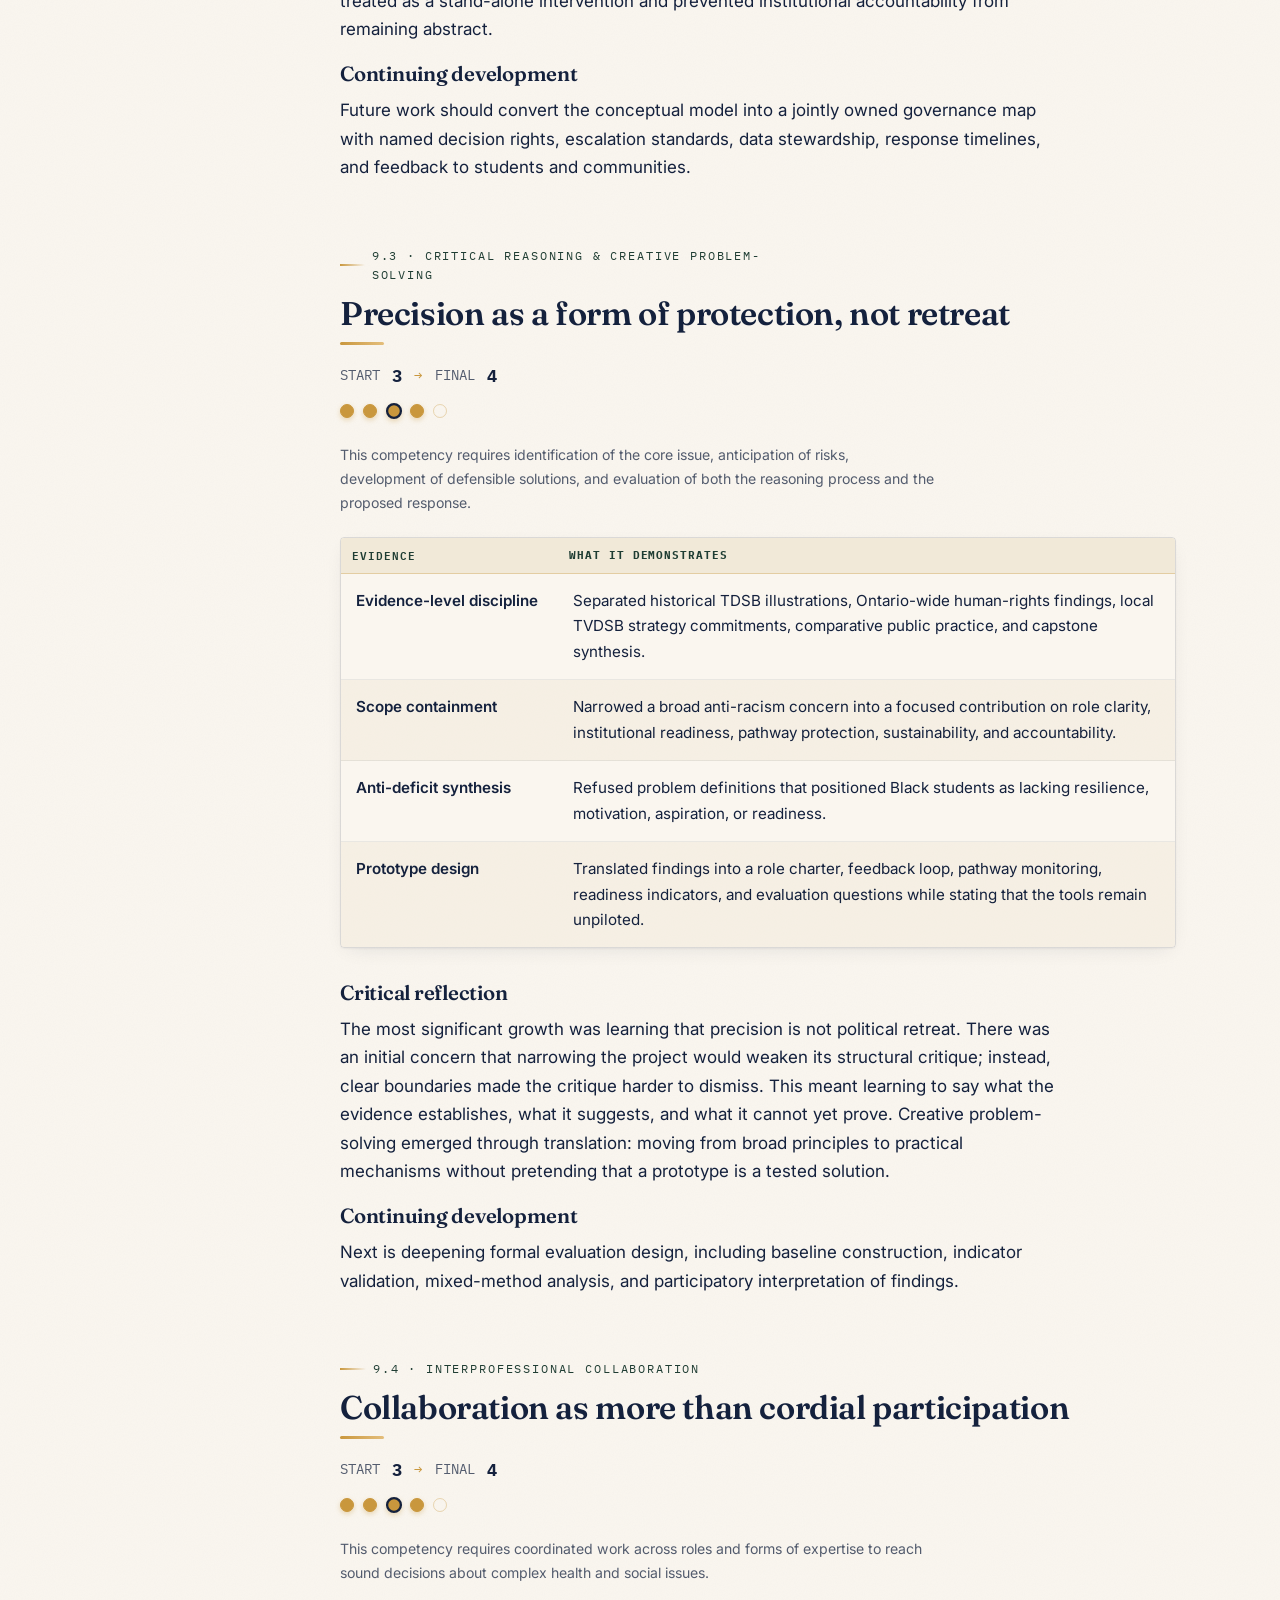
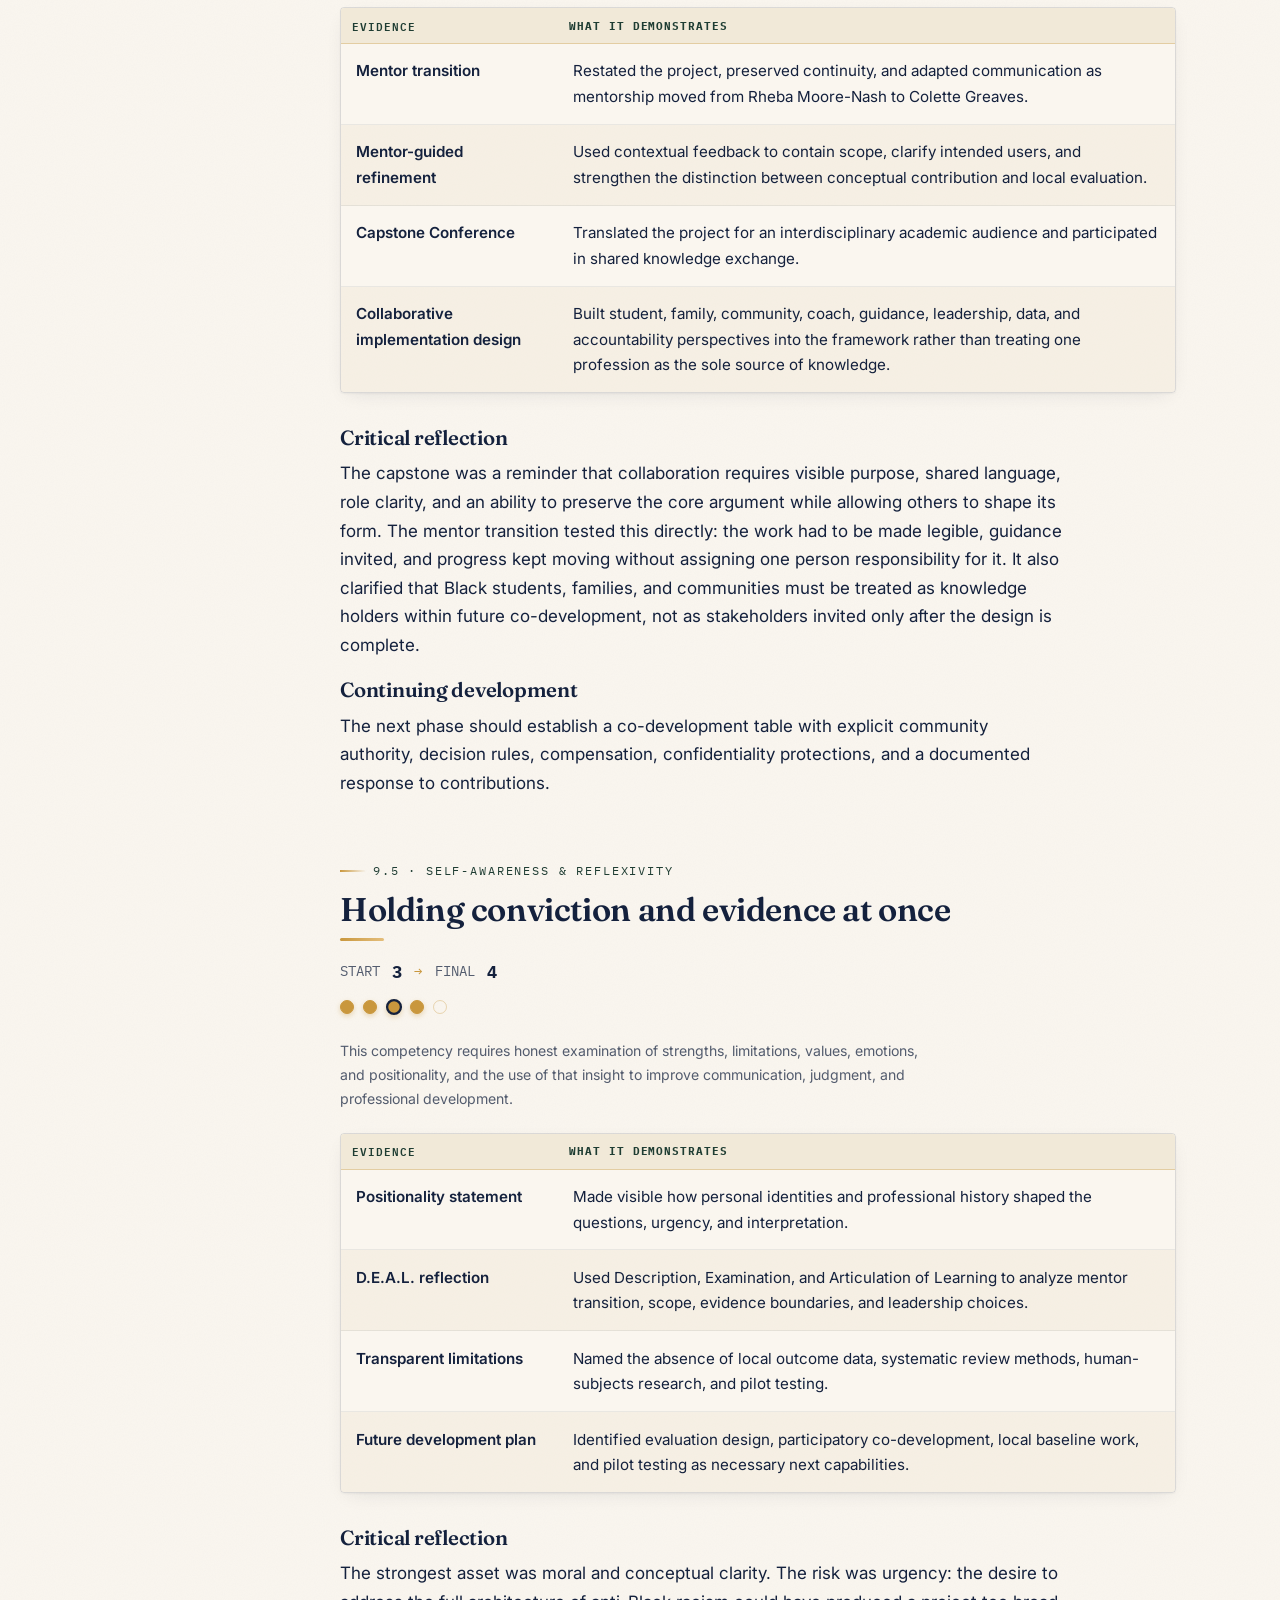
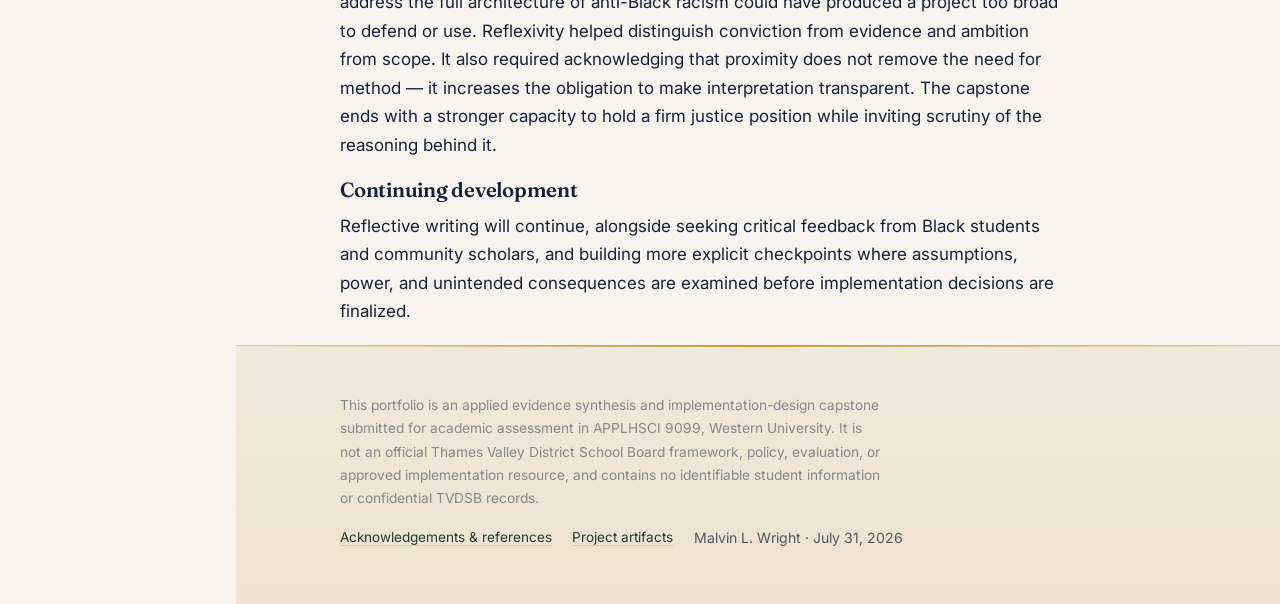
<file: competencies.html>
<!doctype html>
<html lang="en">
<head>
<meta charset="utf-8">
<meta name="viewport" content="width=device-width, initial-scale=1">
<title>Competency Development — Prepared for Black Students</title>
<meta name="description" content="Evidence-based self-assessment across the five Health Equity & Sustainability competencies.">
<link rel="icon" type="image/svg+xml" href="assets/favicon.svg">
<link rel="stylesheet" href="assets/style.css">
</head>
<body>
<a class="skip-link" href="#main">Skip to content</a>
<div class="layout">
  <aside class="sidebar" id="sidebar">
    <div id="sidebar-primary"></div>
    <div class="thread">
      <div class="thread-line"></div>
      <div class="progress">Section 9 of 12</div>
      <ol>
        <li><a href="#overview">Proficiency overview</a></li>
        <li><a href="#c1">9.1 Health Equity &amp; Sustainability</a></li>
        <li><a href="#c2">9.2 Systems Thinking</a></li>
        <li><a href="#c3">9.3 Critical Reasoning</a></li>
        <li><a href="#c4">9.4 Interprofessional Collaboration</a></li>
        <li><a href="#c5">9.5 Self-Awareness &amp; Reflexivity</a></li>
      </ol>
    </div>
  </aside>
  <div class="sidebar-backdrop" id="sidebar-backdrop"></div>

  <div class="content-area">
    <div class="mobile-bar" id="mobile-bar"></div>

<div class="hero hero--compact">
  <div class="shell">
    <p class="eyebrow">Section 09 &middot; Competency development</p>
    <h1>Evidence-based self-assessment across five competencies</h1>
  </div>
</div>

    <main id="main" class="shell">
    <section class="block" id="overview">
      <p class="eyebrow">Proficiency overview</p>
      <p>The final ratings use the course's five-level proficiency scale: 1 Fundamental Awareness, 2 Novice, 3 Intermediate, 4 Advanced, and 5 Expert. The ratings are deliberately conservative and evidence-based. Level 5 is not claimed because a single capstone cannot establish recognized authority across organizations. The bordered dot below marks where each competency started; the filled dots show where it ended.</p>

      <table class="evidence">
        <thead><tr><th>Competency</th><th>Start &rarr; final</th><th>Growth statement</th></tr></thead>
        <tbody>
          <tr><td>Expertise in Health Equity &amp; Sustainability</td><td>4 &rarr; 4</td><td>Advanced expertise was deepened and transferred into an education-as-health setting.</td></tr>
          <tr><td>Systems Thinking &amp; Applied Expertise</td><td>3 &rarr; 4</td><td>Moved from systems language to an explicit framework, feedback logic, and evaluation model.</td></tr>
          <tr><td>Critical Reasoning &amp; Creative Problem-Solving</td><td>3 &rarr; 4</td><td>Strengthened scope discipline, evidence boundaries, synthesis, and prototype design.</td></tr>
          <tr><td>Interprofessional Collaboration</td><td>3 &rarr; 4</td><td>Adapted through mentor transition and integrated institutional, academic, and community perspectives.</td></tr>
          <tr><td>Self-Awareness &amp; Reflexivity</td><td>3 &rarr; 4</td><td>Made positionality, urgency, strengths, limits, and leadership choices visible in the work.</td></tr>
        </tbody>
      </table>
      <blockquote>
        Justice-oriented work must be ambitious in purpose and disciplined in evidence and form.
        <cite>Integrative competency lesson</cite>
      </blockquote>
    </section>

    <section class="block" id="c1">
      <p class="eyebrow">9.1 &middot; Expertise in Health Equity &amp; Sustainability</p>
      <h2>Understanding structural drivers, translated into action</h2>
      <div class="growth-line">START <b>4</b> <span class="arrow">&rarr;</span> FINAL <b>4</b></div>
      <div class="meter" aria-hidden="true">
        <span class="dot filled"></span><span class="dot filled"></span><span class="dot filled"></span><span class="dot filled start"></span><span class="dot"></span>
      </div>
      <p class="small">This competency requires understanding the structural drivers of inequity and the capacity to translate that understanding into policies, practices, and collaborative action that support equity and sustainability.</p>

      <table class="evidence">
        <thead><tr><th>Evidence</th><th>What it demonstrates</th></tr></thead>
        <tbody>
          <tr><td>Critical literature synthesis</td><td>Used James, hooks, and Ani to connect racialization, institutional worldview, voice, care, identity, pathways, and flourishing without locating failure in Black students.</td></tr>
          <tr><td>Human-rights and strategy analysis</td><td>Connected OHRC duties and TVDSB commitments to monitoring, accountability, well-being, belonging, and institutional responsibility.</td></tr>
          <tr><td>Prepared for Black Students framework</td><td>Defined flourishing as a health-equity outcome and linked it to relational, community, institutional, and sustainability conditions.</td></tr>
          <tr><td>Institution-focused evaluation agenda</td><td>Proposed measures of pathway quality, coach sustainability, family trust, and leadership response &mdash; not only student participation or graduation.</td></tr>
        </tbody>
      </table>

      <h3>Critical reflection</h3>
      <p>Entering the capstone with advanced experience in health equity and anti-racism, the growth was not primarily a movement to a higher numerical level. It was a transfer and deepening of expertise &mdash; learning to treat schools as health-producing systems and to connect educational pathways with stress, identity safety, social connection, opportunity, and future life chances. The capstone sharpened the ability to translate a structural critique into specific duties, implementation conditions, and measures, and to be more disciplined about the difference between naming inequity and demonstrating local outcomes.</p>

      <h3>Continuing development</h3>
      <p>The next development task is to test the framework with Black students, families, coaches, community leaders, and institutional decision-makers while preserving community authority over interpretation and use.</p>
    </section>

    <section class="block" id="c2">
      <p class="eyebrow">9.2 &middot; Systems Thinking &amp; Applied Expertise</p>
      <h2>From stakeholder lists to a working feedback loop</h2>
      <div class="growth-line">START <b>3</b> <span class="arrow">&rarr;</span> FINAL <b>4</b></div>
      <div class="meter" aria-hidden="true">
        <span class="dot filled"></span><span class="dot filled"></span><span class="dot filled start"></span><span class="dot filled"></span><span class="dot"></span>
      </div>
      <p class="small">This competency requires responsiveness to the larger system, recognition of interdependence, and the ability to integrate organizational and community resources into practical solutions.</p>

      <table class="evidence">
        <thead><tr><th>Evidence</th><th>What it demonstrates</th></tr></thead>
        <tbody>
          <tr><td>Systems problem formulation</td><td>Reframed the issue from whether individual students access support to whether the institution is prepared to affirm students and change recurring conditions.</td></tr>
          <tr><td>Five-domain framework</td><td>Connected flourishing, relational practice, family and community partnership, institutional transformation, and accountability/sustainability.</td></tr>
          <tr><td>Coach-to-leadership feedback loop</td><td>Specified how situated knowledge should move through documentation, escalation, ownership, response, improvement, and evaluation.</td></tr>
          <tr><td>Implementation and evaluation architecture</td><td>Linked role charters, pathway monitoring, community voice, affirming spaces, sustainability, and institutional response measures.</td></tr>
        </tbody>
      </table>

      <h3>Critical reflection</h3>
      <p>Systems thinking grew from identifying multiple actors to specifying how the parts must interact. A list of stakeholders is not yet a system model. The breakthrough was making the movement of knowledge visible: relationship produces situated knowledge; recurring patterns must be documented; leaders must own a response; institutional practice must change; and the result must be evaluated. This logic prevented the coach from being treated as a stand-alone intervention and prevented institutional accountability from remaining abstract.</p>

      <h3>Continuing development</h3>
      <p>Future work should convert the conceptual model into a jointly owned governance map with named decision rights, escalation standards, data stewardship, response timelines, and feedback to students and communities.</p>
    </section>

    <section class="block" id="c3">
      <p class="eyebrow">9.3 &middot; Critical Reasoning &amp; Creative Problem-Solving</p>
      <h2>Precision as a form of protection, not retreat</h2>
      <div class="growth-line">START <b>3</b> <span class="arrow">&rarr;</span> FINAL <b>4</b></div>
      <div class="meter" aria-hidden="true">
        <span class="dot filled"></span><span class="dot filled"></span><span class="dot filled start"></span><span class="dot filled"></span><span class="dot"></span>
      </div>
      <p class="small">This competency requires identification of the core issue, anticipation of risks, development of defensible solutions, and evaluation of both the reasoning process and the proposed response.</p>

      <table class="evidence">
        <thead><tr><th>Evidence</th><th>What it demonstrates</th></tr></thead>
        <tbody>
          <tr><td>Evidence-level discipline</td><td>Separated historical TDSB illustrations, Ontario-wide human-rights findings, local TVDSB strategy commitments, comparative public practice, and capstone synthesis.</td></tr>
          <tr><td>Scope containment</td><td>Narrowed a broad anti-racism concern into a focused contribution on role clarity, institutional readiness, pathway protection, sustainability, and accountability.</td></tr>
          <tr><td>Anti-deficit synthesis</td><td>Refused problem definitions that positioned Black students as lacking resilience, motivation, aspiration, or readiness.</td></tr>
          <tr><td>Prototype design</td><td>Translated findings into a role charter, feedback loop, pathway monitoring, readiness indicators, and evaluation questions while stating that the tools remain unpiloted.</td></tr>
        </tbody>
      </table>

      <h3>Critical reflection</h3>
      <p>The most significant growth was learning that precision is not political retreat. There was an initial concern that narrowing the project would weaken its structural critique; instead, clear boundaries made the critique harder to dismiss. This meant learning to say what the evidence establishes, what it suggests, and what it cannot yet prove. Creative problem-solving emerged through translation: moving from broad principles to practical mechanisms without pretending that a prototype is a tested solution.</p>

      <h3>Continuing development</h3>
      <p>Next is deepening formal evaluation design, including baseline construction, indicator validation, mixed-method analysis, and participatory interpretation of findings.</p>
    </section>

    <section class="block" id="c4">
      <p class="eyebrow">9.4 &middot; Interprofessional Collaboration</p>
      <h2>Collaboration as more than cordial participation</h2>
      <div class="growth-line">START <b>3</b> <span class="arrow">&rarr;</span> FINAL <b>4</b></div>
      <div class="meter" aria-hidden="true">
        <span class="dot filled"></span><span class="dot filled"></span><span class="dot filled start"></span><span class="dot filled"></span><span class="dot"></span>
      </div>
      <p class="small">This competency requires coordinated work across roles and forms of expertise to reach sound decisions about complex health and social issues.</p>

      <table class="evidence">
        <thead><tr><th>Evidence</th><th>What it demonstrates</th></tr></thead>
        <tbody>
          <tr><td>Mentor transition</td><td>Restated the project, preserved continuity, and adapted communication as mentorship moved from Rheba Moore-Nash to Colette Greaves.</td></tr>
          <tr><td>Mentor-guided refinement</td><td>Used contextual feedback to contain scope, clarify intended users, and strengthen the distinction between conceptual contribution and local evaluation.</td></tr>
          <tr><td>Capstone Conference</td><td>Translated the project for an interdisciplinary academic audience and participated in shared knowledge exchange.</td></tr>
          <tr><td>Collaborative implementation design</td><td>Built student, family, community, coach, guidance, leadership, data, and accountability perspectives into the framework rather than treating one profession as the sole source of knowledge.</td></tr>
        </tbody>
      </table>

      <h3>Critical reflection</h3>
      <p>The capstone was a reminder that collaboration requires visible purpose, shared language, role clarity, and an ability to preserve the core argument while allowing others to shape its form. The mentor transition tested this directly: the work had to be made legible, guidance invited, and progress kept moving without assigning one person responsibility for it. It also clarified that Black students, families, and communities must be treated as knowledge holders within future co-development, not as stakeholders invited only after the design is complete.</p>

      <h3>Continuing development</h3>
      <p>The next phase should establish a co-development table with explicit community authority, decision rules, compensation, confidentiality protections, and a documented response to contributions.</p>
    </section>

    <section class="block" id="c5">
      <p class="eyebrow">9.5 &middot; Self-Awareness &amp; Reflexivity</p>
      <h2>Holding conviction and evidence at once</h2>
      <div class="growth-line">START <b>3</b> <span class="arrow">&rarr;</span> FINAL <b>4</b></div>
      <div class="meter" aria-hidden="true">
        <span class="dot filled"></span><span class="dot filled"></span><span class="dot filled start"></span><span class="dot filled"></span><span class="dot"></span>
      </div>
      <p class="small">This competency requires honest examination of strengths, limitations, values, emotions, and positionality, and the use of that insight to improve communication, judgment, and professional development.</p>

      <table class="evidence">
        <thead><tr><th>Evidence</th><th>What it demonstrates</th></tr></thead>
        <tbody>
          <tr><td>Positionality statement</td><td>Made visible how personal identities and professional history shaped the questions, urgency, and interpretation.</td></tr>
          <tr><td>D.E.A.L. reflection</td><td>Used Description, Examination, and Articulation of Learning to analyze mentor transition, scope, evidence boundaries, and leadership choices.</td></tr>
          <tr><td>Transparent limitations</td><td>Named the absence of local outcome data, systematic review methods, human-subjects research, and pilot testing.</td></tr>
          <tr><td>Future development plan</td><td>Identified evaluation design, participatory co-development, local baseline work, and pilot testing as necessary next capabilities.</td></tr>
        </tbody>
      </table>

      <h3>Critical reflection</h3>
      <p>The strongest asset was moral and conceptual clarity. The risk was urgency: the desire to address the full architecture of anti-Black racism could have produced a project too broad to defend or use. Reflexivity helped distinguish conviction from evidence and ambition from scope. It also required acknowledging that proximity does not remove the need for method &mdash; it increases the obligation to make interpretation transparent. The capstone ends with a stronger capacity to hold a firm justice position while inviting scrutiny of the reasoning behind it.</p>

      <h3>Continuing development</h3>
      <p>Reflective writing will continue, alongside seeking critical feedback from Black students and community scholars, and building more explicit checkpoints where assumptions, power, and unintended consequences are examined before implementation decisions are finalized.</p>
    </section>
    </main>

    <footer class="site-footer" id="site-footer"></footer>
  </div>
</div>

<script src="assets/nav.js"></script>
</body>
</html>
</file>
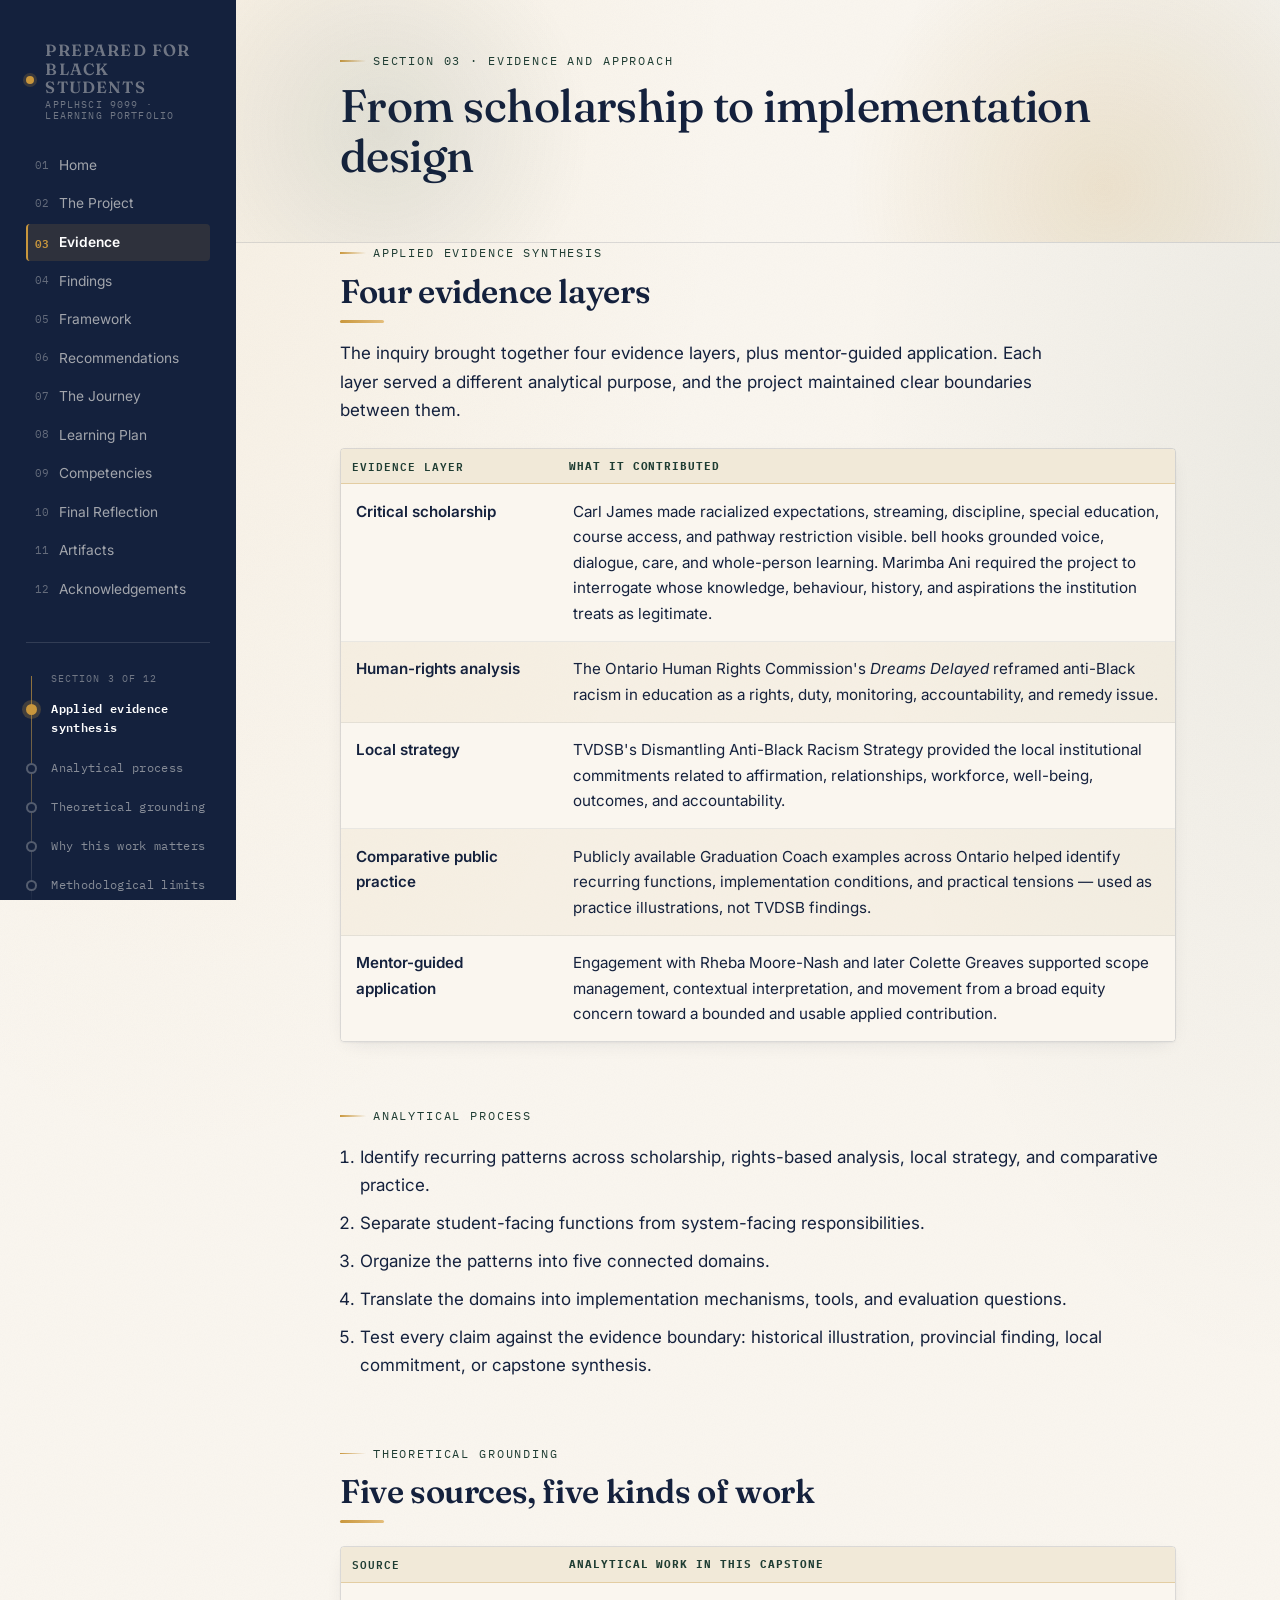
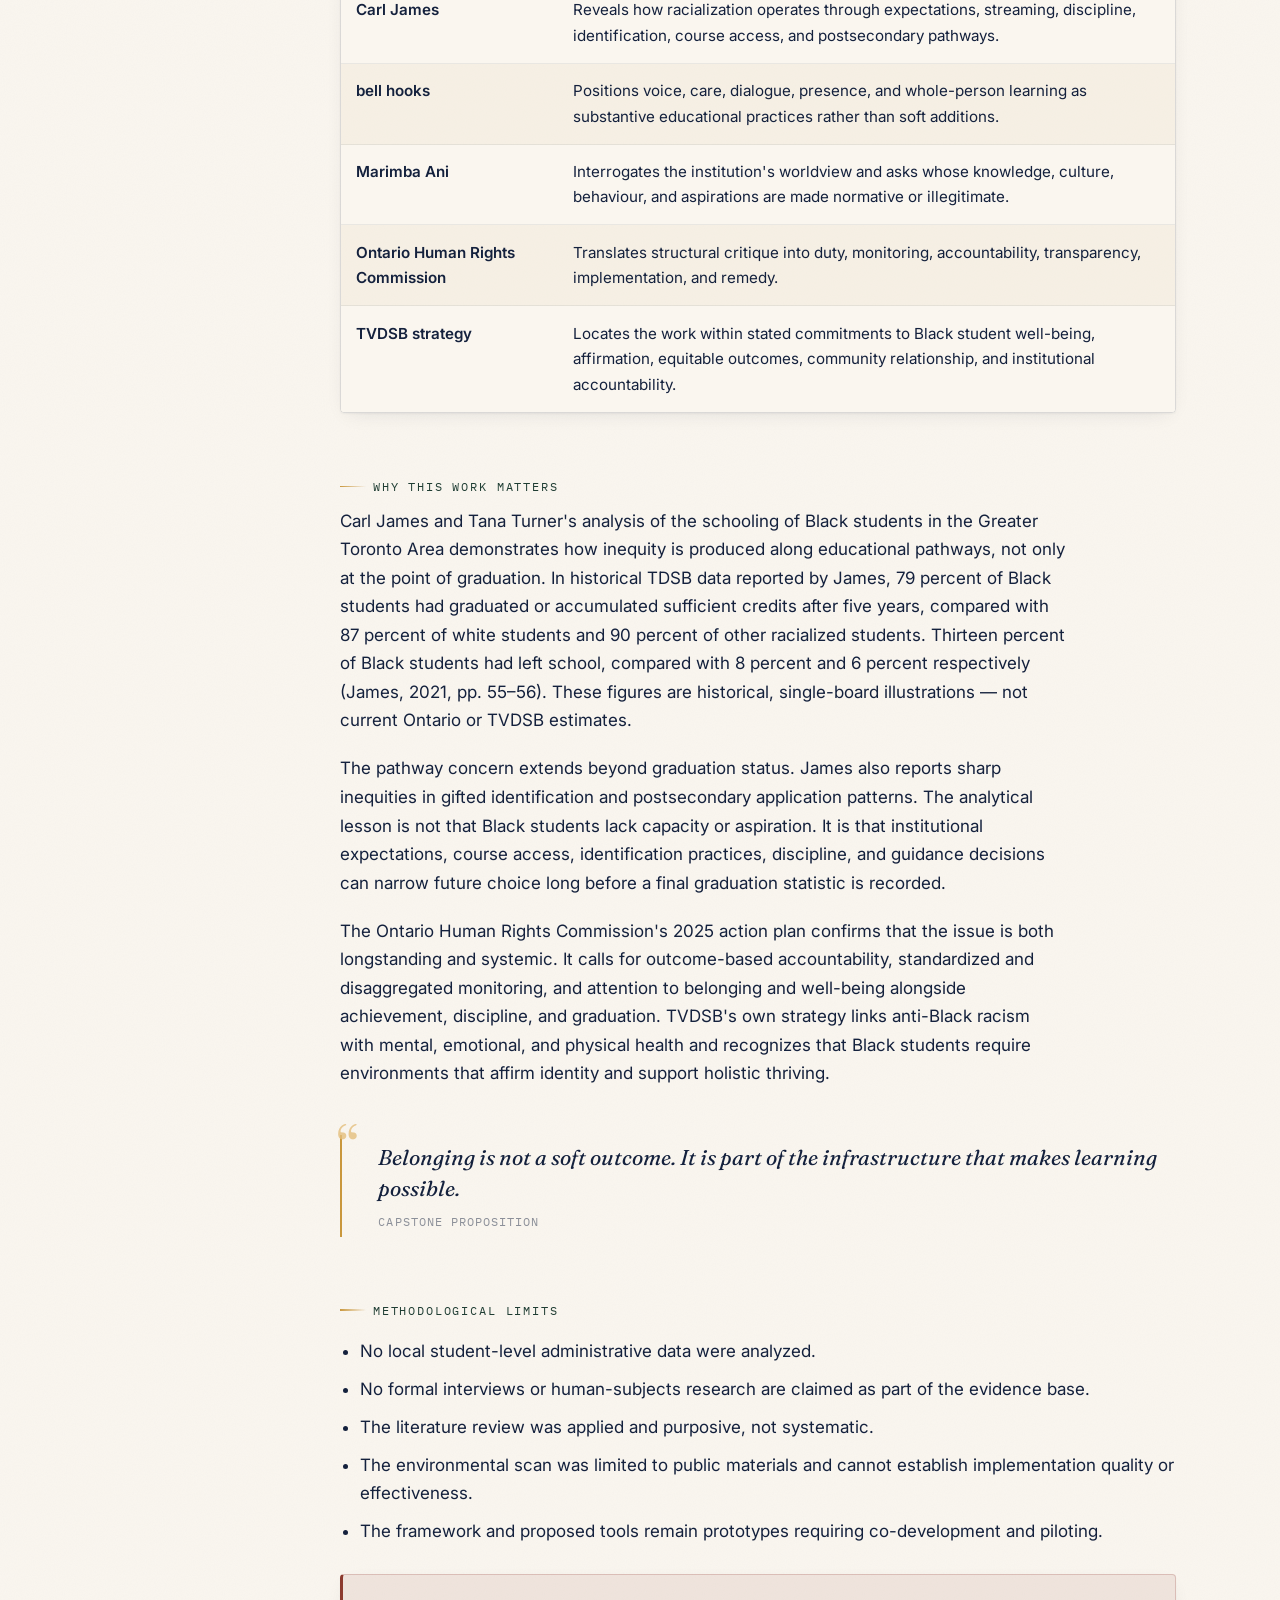
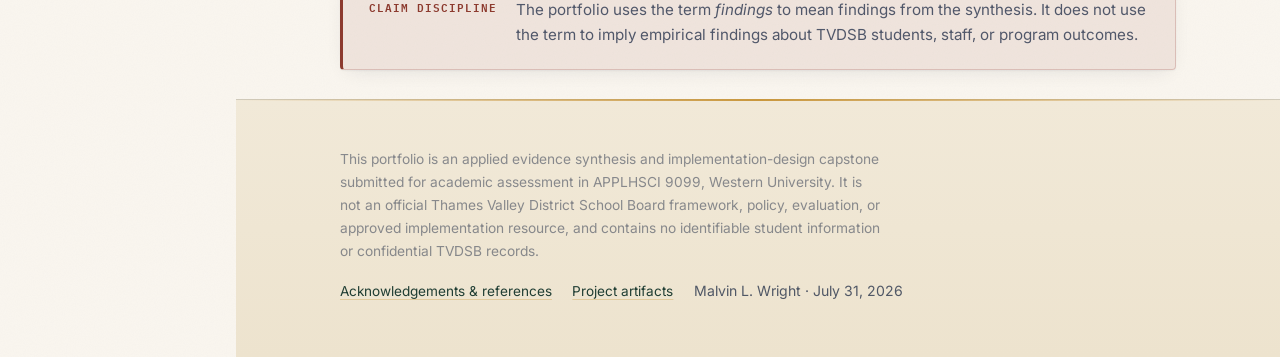
<file: evidence.html>
<!doctype html>
<html lang="en">
<head>
<meta charset="utf-8">
<meta name="viewport" content="width=device-width, initial-scale=1">
<title>Evidence & Approach — Prepared for Black Students</title>
<meta name="description" content="How the capstone moved from scholarship to implementation design: applied evidence synthesis, theoretical grounding, and methodological limits.">
<link rel="icon" type="image/svg+xml" href="assets/favicon.svg">
<link rel="stylesheet" href="assets/style.css">
</head>
<body>
<a class="skip-link" href="#main">Skip to content</a>
<div class="layout">
  <aside class="sidebar" id="sidebar">
    <div id="sidebar-primary"></div>
    <div class="thread">
      <div class="thread-line"></div>
      <div class="progress">Section 3 of 12</div>
      <ol>
        <li><a href="#synthesis">Applied evidence synthesis</a></li>
        <li><a href="#process">Analytical process</a></li>
        <li><a href="#grounding">Theoretical grounding</a></li>
        <li><a href="#matters">Why this work matters</a></li>
        <li><a href="#limits">Methodological limits</a></li>
      </ol>
    </div>
  </aside>
  <div class="sidebar-backdrop" id="sidebar-backdrop"></div>

  <div class="content-area">
    <div class="mobile-bar" id="mobile-bar"></div>

<div class="hero hero--compact">
  <div class="shell">
    <p class="eyebrow">Section 03 &middot; Evidence and approach</p>
    <h1>From scholarship to implementation design</h1>
  </div>
</div>

    <main id="main" class="shell">
    <section class="block" id="synthesis">
      <p class="eyebrow">Applied evidence synthesis</p>
      <h2>Four evidence layers</h2>
      <p>The inquiry brought together four evidence layers, plus mentor-guided application. Each layer served a different analytical purpose, and the project maintained clear boundaries between them.</p>
      <table class="evidence">
        <thead><tr><th>Evidence layer</th><th>What it contributed</th></tr></thead>
        <tbody>
          <tr><td>Critical scholarship</td><td>Carl James made racialized expectations, streaming, discipline, special education, course access, and pathway restriction visible. bell hooks grounded voice, dialogue, care, and whole-person learning. Marimba Ani required the project to interrogate whose knowledge, behaviour, history, and aspirations the institution treats as legitimate.</td></tr>
          <tr><td>Human-rights analysis</td><td>The Ontario Human Rights Commission's <em>Dreams Delayed</em> reframed anti-Black racism in education as a rights, duty, monitoring, accountability, and remedy issue.</td></tr>
          <tr><td>Local strategy</td><td>TVDSB's Dismantling Anti-Black Racism Strategy provided the local institutional commitments related to affirmation, relationships, workforce, well-being, outcomes, and accountability.</td></tr>
          <tr><td>Comparative public practice</td><td>Publicly available Graduation Coach examples across Ontario helped identify recurring functions, implementation conditions, and practical tensions &mdash; used as practice illustrations, not TVDSB findings.</td></tr>
          <tr><td>Mentor-guided application</td><td>Engagement with Rheba Moore-Nash and later Colette Greaves supported scope management, contextual interpretation, and movement from a broad equity concern toward a bounded and usable applied contribution.</td></tr>
        </tbody>
      </table>
    </section>

    <section class="block" id="process">
      <p class="eyebrow">Analytical process</p>
      <ol class="plain">
        <li>Identify recurring patterns across scholarship, rights-based analysis, local strategy, and comparative practice.</li>
        <li>Separate student-facing functions from system-facing responsibilities.</li>
        <li>Organize the patterns into five connected domains.</li>
        <li>Translate the domains into implementation mechanisms, tools, and evaluation questions.</li>
        <li>Test every claim against the evidence boundary: historical illustration, provincial finding, local commitment, or capstone synthesis.</li>
      </ol>
    </section>

    <section class="block" id="grounding">
      <p class="eyebrow">Theoretical grounding</p>
      <h2>Five sources, five kinds of work</h2>
      <table class="evidence">
        <thead><tr><th>Source</th><th>Analytical work in this capstone</th></tr></thead>
        <tbody>
          <tr><td>Carl James</td><td>Reveals how racialization operates through expectations, streaming, discipline, identification, course access, and postsecondary pathways.</td></tr>
          <tr><td>bell hooks</td><td>Positions voice, care, dialogue, presence, and whole-person learning as substantive educational practices rather than soft additions.</td></tr>
          <tr><td>Marimba Ani</td><td>Interrogates the institution's worldview and asks whose knowledge, culture, behaviour, and aspirations are made normative or illegitimate.</td></tr>
          <tr><td>Ontario Human Rights Commission</td><td>Translates structural critique into duty, monitoring, accountability, transparency, implementation, and remedy.</td></tr>
          <tr><td>TVDSB strategy</td><td>Locates the work within stated commitments to Black student well-being, affirmation, equitable outcomes, community relationship, and institutional accountability.</td></tr>
        </tbody>
      </table>
    </section>

    <section class="block" id="matters">
      <p class="eyebrow">Why this work matters</p>
      <p>Carl James and Tana Turner's analysis of the schooling of Black students in the Greater Toronto Area demonstrates how inequity is produced along educational pathways, not only at the point of graduation. In historical TDSB data reported by James, 79 percent of Black students had graduated or accumulated sufficient credits after five years, compared with 87 percent of white students and 90 percent of other racialized students. Thirteen percent of Black students had left school, compared with 8 percent and 6 percent respectively (James, 2021, pp. 55&ndash;56). These figures are historical, single-board illustrations &mdash; not current Ontario or TVDSB estimates.</p>
      <p>The pathway concern extends beyond graduation status. James also reports sharp inequities in gifted identification and postsecondary application patterns. The analytical lesson is not that Black students lack capacity or aspiration. It is that institutional expectations, course access, identification practices, discipline, and guidance decisions can narrow future choice long before a final graduation statistic is recorded.</p>
      <p>The Ontario Human Rights Commission's 2025 action plan confirms that the issue is both longstanding and systemic. It calls for outcome-based accountability, standardized and disaggregated monitoring, and attention to belonging and well-being alongside achievement, discipline, and graduation. TVDSB's own strategy links anti-Black racism with mental, emotional, and physical health and recognizes that Black students require environments that affirm identity and support holistic thriving.</p>
      <blockquote>
        Belonging is not a soft outcome. It is part of the infrastructure that makes learning possible.
        <cite>Capstone proposition</cite>
      </blockquote>
    </section>

    <section class="block" id="limits">
      <p class="eyebrow">Methodological limits</p>
      <ul class="plain">
        <li>No local student-level administrative data were analyzed.</li>
        <li>No formal interviews or human-subjects research are claimed as part of the evidence base.</li>
        <li>The literature review was applied and purposive, not systematic.</li>
        <li>The environmental scan was limited to public materials and cannot establish implementation quality or effectiveness.</li>
        <li>The framework and proposed tools remain prototypes requiring co-development and piloting.</li>
      </ul>
      <div class="boundary">
        <span class="tag">Claim discipline</span>
        <p>The portfolio uses the term <em>findings</em> to mean findings from the synthesis. It does not use the term to imply empirical findings about TVDSB students, staff, or program outcomes.</p>
      </div>
    </section>
    </main>

    <footer class="site-footer" id="site-footer"></footer>
  </div>
</div>

<script src="assets/nav.js"></script>
</body>
</html>
</file>
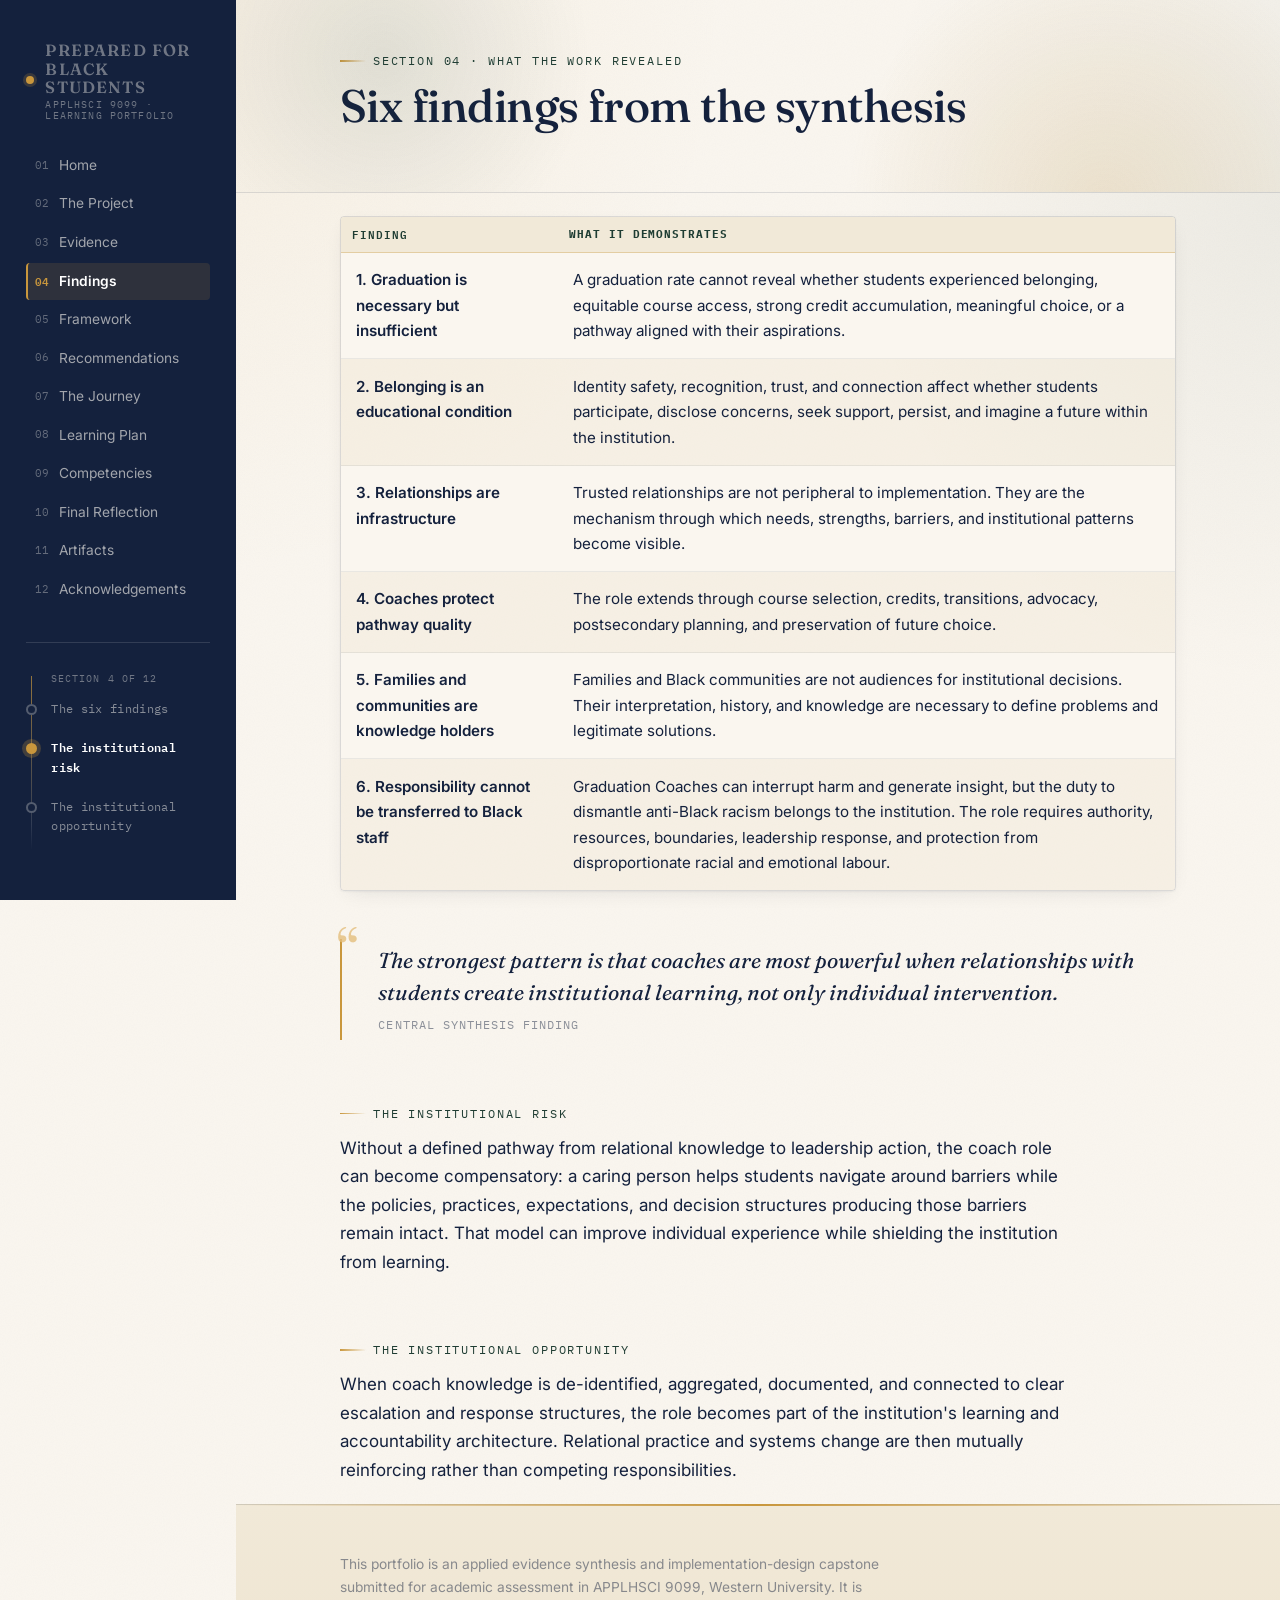
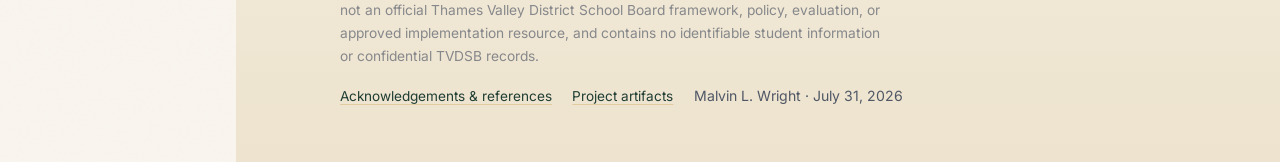
<file: findings.html>
<!doctype html>
<html lang="en">
<head>
<meta charset="utf-8">
<meta name="viewport" content="width=device-width, initial-scale=1">
<title>What the Work Revealed — Prepared for Black Students</title>
<meta name="description" content="Six findings from the synthesis, and the central institutional risk and opportunity they point to.">
<link rel="icon" type="image/svg+xml" href="assets/favicon.svg">
<link rel="stylesheet" href="assets/style.css">
</head>
<body>
<a class="skip-link" href="#main">Skip to content</a>
<div class="layout">
  <aside class="sidebar" id="sidebar">
    <div id="sidebar-primary"></div>
    <div class="thread">
      <div class="thread-line"></div>
      <div class="progress">Section 4 of 12</div>
      <ol>
        <li><a href="#findings">The six findings</a></li>
        <li><a href="#risk">The institutional risk</a></li>
        <li><a href="#opportunity">The institutional opportunity</a></li>
      </ol>
    </div>
  </aside>
  <div class="sidebar-backdrop" id="sidebar-backdrop"></div>

  <div class="content-area">
    <div class="mobile-bar" id="mobile-bar"></div>

<div class="hero hero--compact">
  <div class="shell">
    <p class="eyebrow">Section 04 &middot; What the work revealed</p>
    <h1>Six findings from the synthesis</h1>
  </div>
</div>

    <main id="main" class="shell">
    <section class="block" id="findings">
      <table class="evidence">
        <thead><tr><th>Finding</th><th>What it demonstrates</th></tr></thead>
        <tbody>
          <tr><td>1. Graduation is necessary but insufficient</td><td>A graduation rate cannot reveal whether students experienced belonging, equitable course access, strong credit accumulation, meaningful choice, or a pathway aligned with their aspirations.</td></tr>
          <tr><td>2. Belonging is an educational condition</td><td>Identity safety, recognition, trust, and connection affect whether students participate, disclose concerns, seek support, persist, and imagine a future within the institution.</td></tr>
          <tr><td>3. Relationships are infrastructure</td><td>Trusted relationships are not peripheral to implementation. They are the mechanism through which needs, strengths, barriers, and institutional patterns become visible.</td></tr>
          <tr><td>4. Coaches protect pathway quality</td><td>The role extends through course selection, credits, transitions, advocacy, postsecondary planning, and preservation of future choice.</td></tr>
          <tr><td>5. Families and communities are knowledge holders</td><td>Families and Black communities are not audiences for institutional decisions. Their interpretation, history, and knowledge are necessary to define problems and legitimate solutions.</td></tr>
          <tr><td>6. Responsibility cannot be transferred to Black staff</td><td>Graduation Coaches can interrupt harm and generate insight, but the duty to dismantle anti-Black racism belongs to the institution. The role requires authority, resources, boundaries, leadership response, and protection from disproportionate racial and emotional labour.</td></tr>
        </tbody>
      </table>
      <blockquote>
        The strongest pattern is that coaches are most powerful when relationships with students create institutional learning, not only individual intervention.
        <cite>Central synthesis finding</cite>
      </blockquote>
    </section>

    <section class="block" id="risk">
      <p class="eyebrow">The institutional risk</p>
      <p>Without a defined pathway from relational knowledge to leadership action, the coach role can become compensatory: a caring person helps students navigate around barriers while the policies, practices, expectations, and decision structures producing those barriers remain intact. That model can improve individual experience while shielding the institution from learning.</p>
    </section>

    <section class="block" id="opportunity">
      <p class="eyebrow">The institutional opportunity</p>
      <p>When coach knowledge is de-identified, aggregated, documented, and connected to clear escalation and response structures, the role becomes part of the institution's learning and accountability architecture. Relational practice and systems change are then mutually reinforcing rather than competing responsibilities.</p>
    </section>
    </main>

    <footer class="site-footer" id="site-footer"></footer>
  </div>
</div>

<script src="assets/nav.js"></script>
</body>
</html>
</file>
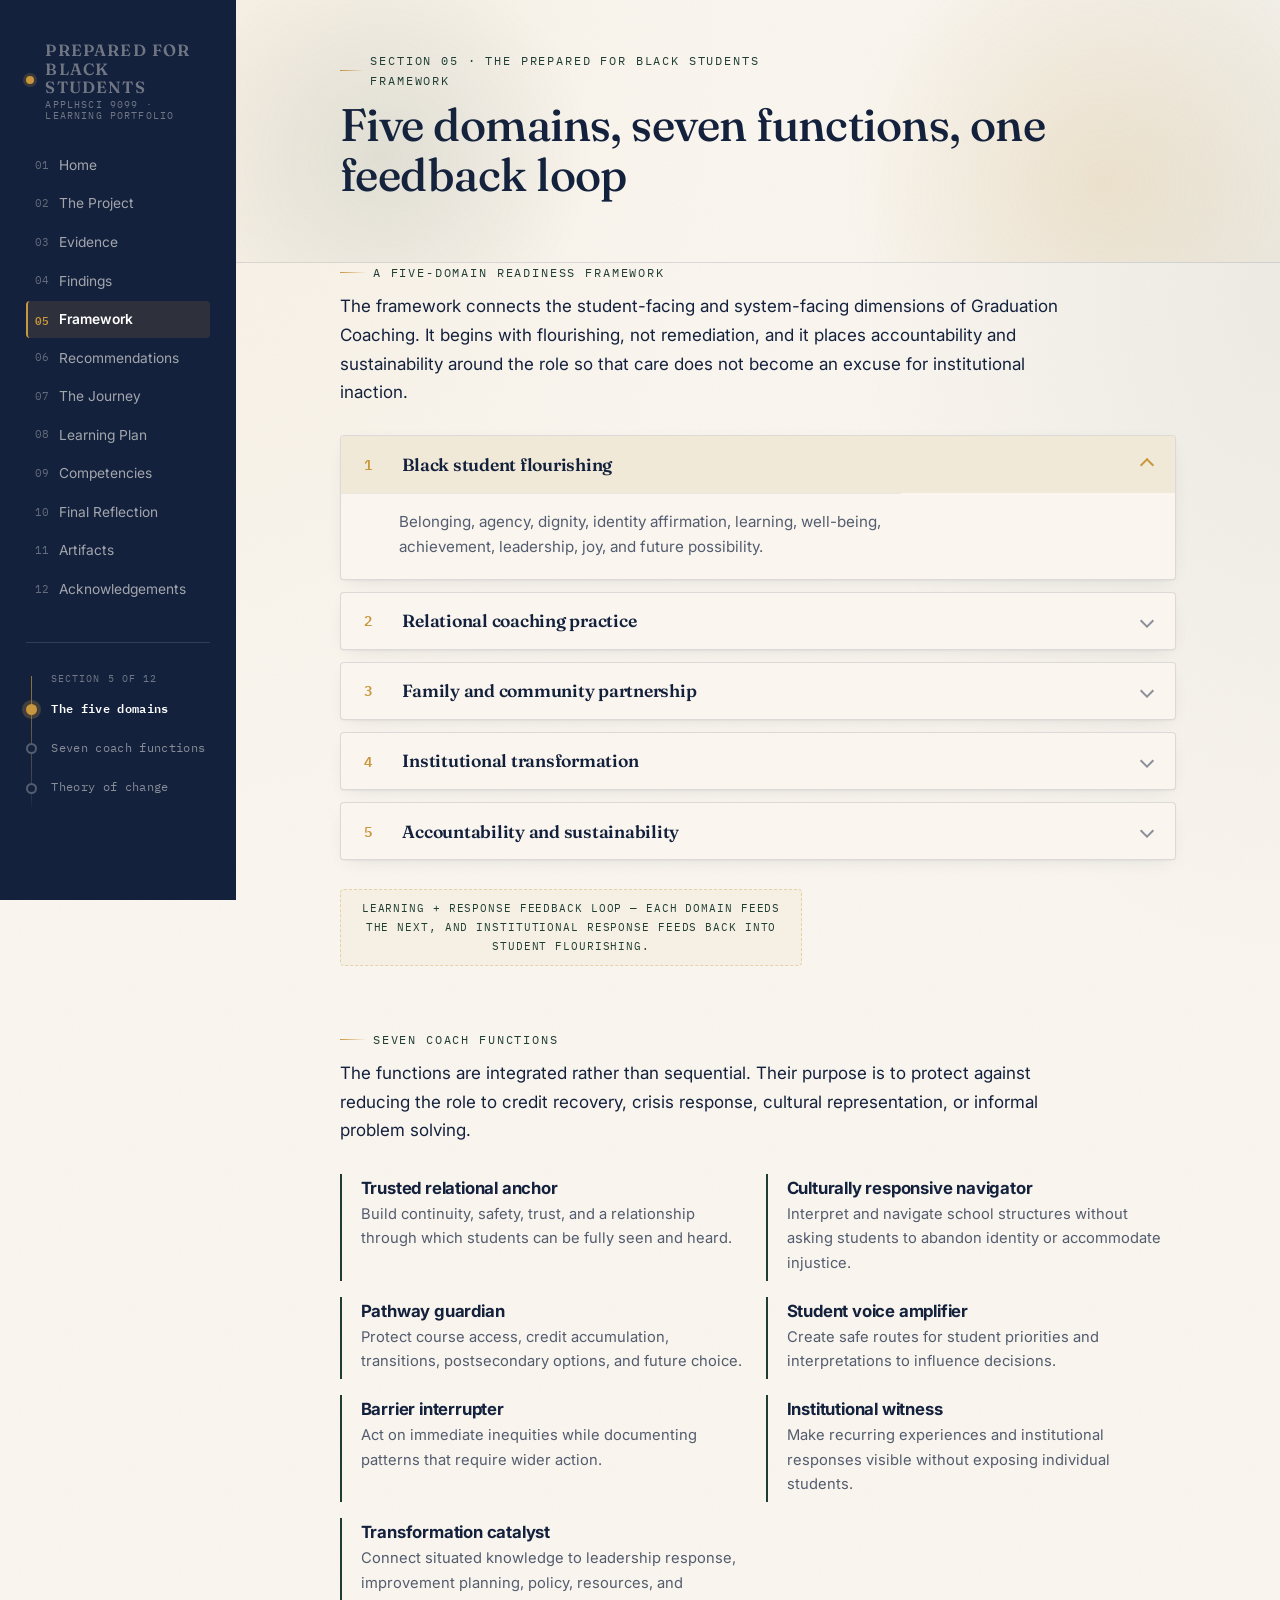
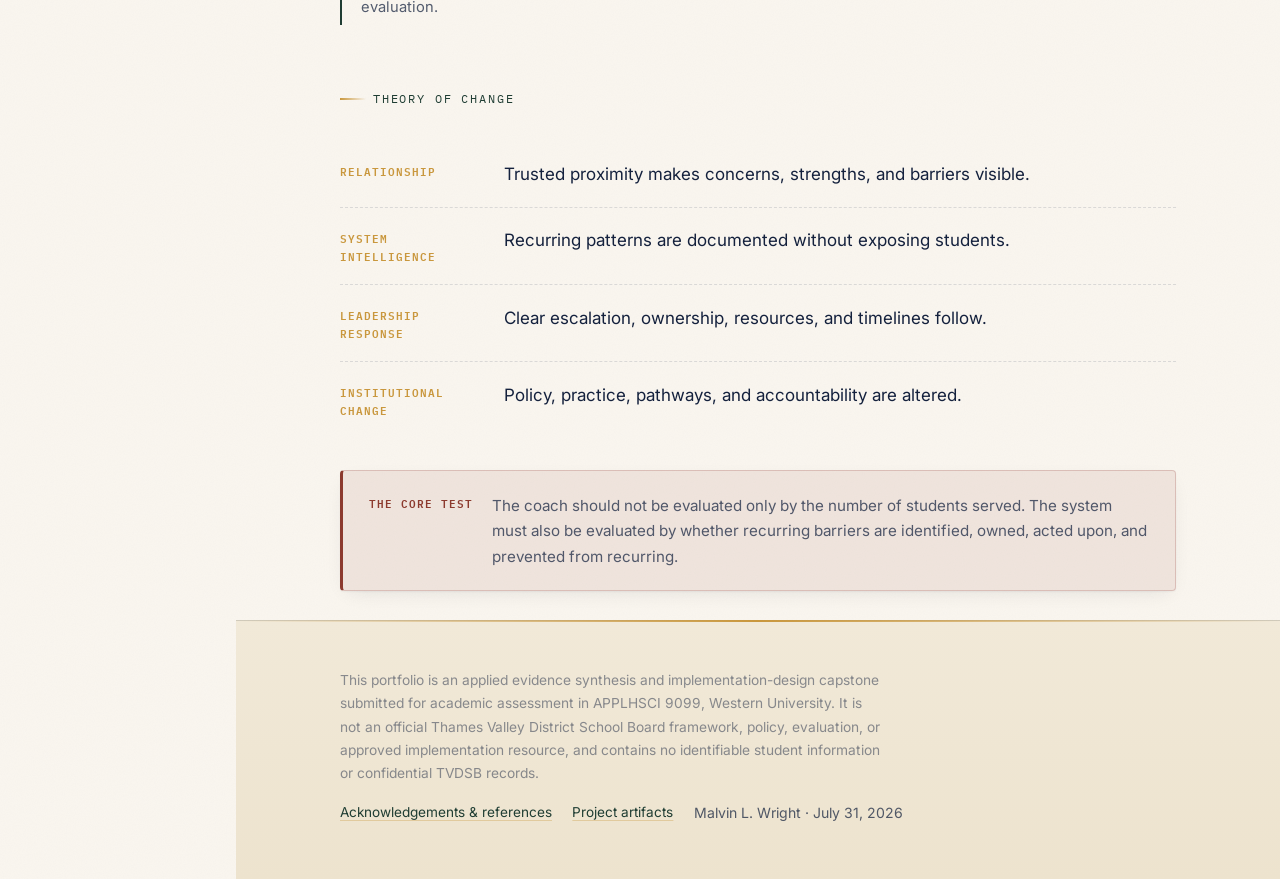
<file: framework.html>
<!doctype html>
<html lang="en">
<head>
<meta charset="utf-8">
<meta name="viewport" content="width=device-width, initial-scale=1">
<title>The Prepared for Black Students Framework</title>
<meta name="description" content="Five readiness domains, seven coach functions, and a theory of change connecting relationship to institutional change.">
<link rel="icon" type="image/svg+xml" href="assets/favicon.svg">
<link rel="stylesheet" href="assets/style.css">
</head>
<body>
<a class="skip-link" href="#main">Skip to content</a>
<div class="layout">
  <aside class="sidebar" id="sidebar">
    <div id="sidebar-primary"></div>
    <div class="thread">
      <div class="thread-line"></div>
      <div class="progress">Section 5 of 12</div>
      <ol>
        <li><a href="#domains">The five domains</a></li>
        <li><a href="#functions">Seven coach functions</a></li>
        <li><a href="#change">Theory of change</a></li>
      </ol>
    </div>
  </aside>
  <div class="sidebar-backdrop" id="sidebar-backdrop"></div>

  <div class="content-area">
    <div class="mobile-bar" id="mobile-bar"></div>

<div class="hero hero--compact">
  <div class="shell">
    <p class="eyebrow">Section 05 &middot; The Prepared for Black Students framework</p>
    <h1>Five domains, seven functions, one feedback loop</h1>
  </div>
</div>

    <main id="main" class="shell">
    <section class="block" id="domains">
      <p class="eyebrow">A five-domain readiness framework</p>
      <p>The framework connects the student-facing and system-facing dimensions of Graduation Coaching. It begins with flourishing, not remediation, and it places accountability and sustainability around the role so that care does not become an excuse for institutional inaction.</p>

      <div class="domains" id="domains-accordion">
        <div class="domain" data-open="true">
          <h3 class="domain-head">
            <button type="button" class="domain-toggle" aria-expanded="true" aria-controls="domain-1">
              <span class="domain-num">1</span>
              <span class="domain-title">Black student flourishing</span>
              <span class="domain-icon" aria-hidden="true"></span>
            </button>
          </h3>
          <div class="domain-body" id="domain-1">
            <p>Belonging, agency, dignity, identity affirmation, learning, well-being, achievement, leadership, joy, and future possibility.</p>
          </div>
        </div>
        <div class="domain" data-open="false">
          <h3 class="domain-head">
            <button type="button" class="domain-toggle" aria-expanded="false" aria-controls="domain-2">
              <span class="domain-num">2</span>
              <span class="domain-title">Relational coaching practice</span>
              <span class="domain-icon" aria-hidden="true"></span>
            </button>
          </h3>
          <div class="domain-body" id="domain-2">
            <p>Trust, presence, culturally responsive navigation, advocacy, continuity, and support grounded in the whole student.</p>
          </div>
        </div>
        <div class="domain" data-open="false">
          <h3 class="domain-head">
            <button type="button" class="domain-toggle" aria-expanded="false" aria-controls="domain-3">
              <span class="domain-num">3</span>
              <span class="domain-title">Family and community partnership</span>
              <span class="domain-icon" aria-hidden="true"></span>
            </button>
          </h3>
          <div class="domain-body" id="domain-3">
            <p>Reciprocal engagement, community knowledge, transparent decision pathways, cultural legitimacy, and shared interpretation.</p>
          </div>
        </div>
        <div class="domain" data-open="false">
          <h3 class="domain-head">
            <button type="button" class="domain-toggle" aria-expanded="false" aria-controls="domain-4">
              <span class="domain-num">4</span>
              <span class="domain-title">Institutional transformation</span>
              <span class="domain-icon" aria-hidden="true"></span>
            </button>
          </h3>
          <div class="domain-body" id="domain-4">
            <p>Role integration, pathway protection, leadership response, policy and practice change, resource decisions, and improvement planning.</p>
          </div>
        </div>
        <div class="domain" data-open="false">
          <h3 class="domain-head">
            <button type="button" class="domain-toggle" aria-expanded="false" aria-controls="domain-5">
              <span class="domain-num">5</span>
              <span class="domain-title">Accountability and sustainability</span>
              <span class="domain-icon" aria-hidden="true"></span>
            </button>
          </h3>
          <div class="domain-body" id="domain-5">
            <p>Mandate, authority, workload, well-being, data, evaluation, transparency, funding, continuity, and responsibility beyond individual champions.</p>
          </div>
        </div>
      </div>
      <p class="loop-note">Learning + response feedback loop &mdash; each domain feeds the next, and institutional response feeds back into student flourishing.</p>
    </section>

    <section class="block" id="functions">
      <p class="eyebrow">Seven coach functions</p>
      <p>The functions are integrated rather than sequential. Their purpose is to protect against reducing the role to credit recovery, crisis response, cultural representation, or informal problem solving.</p>
      <div class="functions">
        <div class="fn"><h4>Trusted relational anchor</h4><p>Build continuity, safety, trust, and a relationship through which students can be fully seen and heard.</p></div>
        <div class="fn"><h4>Culturally responsive navigator</h4><p>Interpret and navigate school structures without asking students to abandon identity or accommodate injustice.</p></div>
        <div class="fn"><h4>Pathway guardian</h4><p>Protect course access, credit accumulation, transitions, postsecondary options, and future choice.</p></div>
        <div class="fn"><h4>Student voice amplifier</h4><p>Create safe routes for student priorities and interpretations to influence decisions.</p></div>
        <div class="fn"><h4>Barrier interrupter</h4><p>Act on immediate inequities while documenting patterns that require wider action.</p></div>
        <div class="fn"><h4>Institutional witness</h4><p>Make recurring experiences and institutional responses visible without exposing individual students.</p></div>
        <div class="fn"><h4>Transformation catalyst</h4><p>Connect situated knowledge to leadership response, improvement planning, policy, resources, and evaluation.</p></div>
      </div>
    </section>

    <section class="block" id="change">
      <p class="eyebrow">Theory of change</p>
      <div class="theory-steps">
        <div class="step"><div class="label">Relationship</div><p>Trusted proximity makes concerns, strengths, and barriers visible.</p></div>
        <div class="step"><div class="label">System intelligence</div><p>Recurring patterns are documented without exposing students.</p></div>
        <div class="step"><div class="label">Leadership response</div><p>Clear escalation, ownership, resources, and timelines follow.</p></div>
        <div class="step"><div class="label">Institutional change</div><p>Policy, practice, pathways, and accountability are altered.</p></div>
      </div>
      <div class="boundary">
        <span class="tag">The core test</span>
        <p>The coach should not be evaluated only by the number of students served. The system must also be evaluated by whether recurring barriers are identified, owned, acted upon, and prevented from recurring.</p>
      </div>
    </section>
    </main>

    <footer class="site-footer" id="site-footer"></footer>
  </div>
</div>

<script src="assets/nav.js"></script>
</body>
</html>
</file>
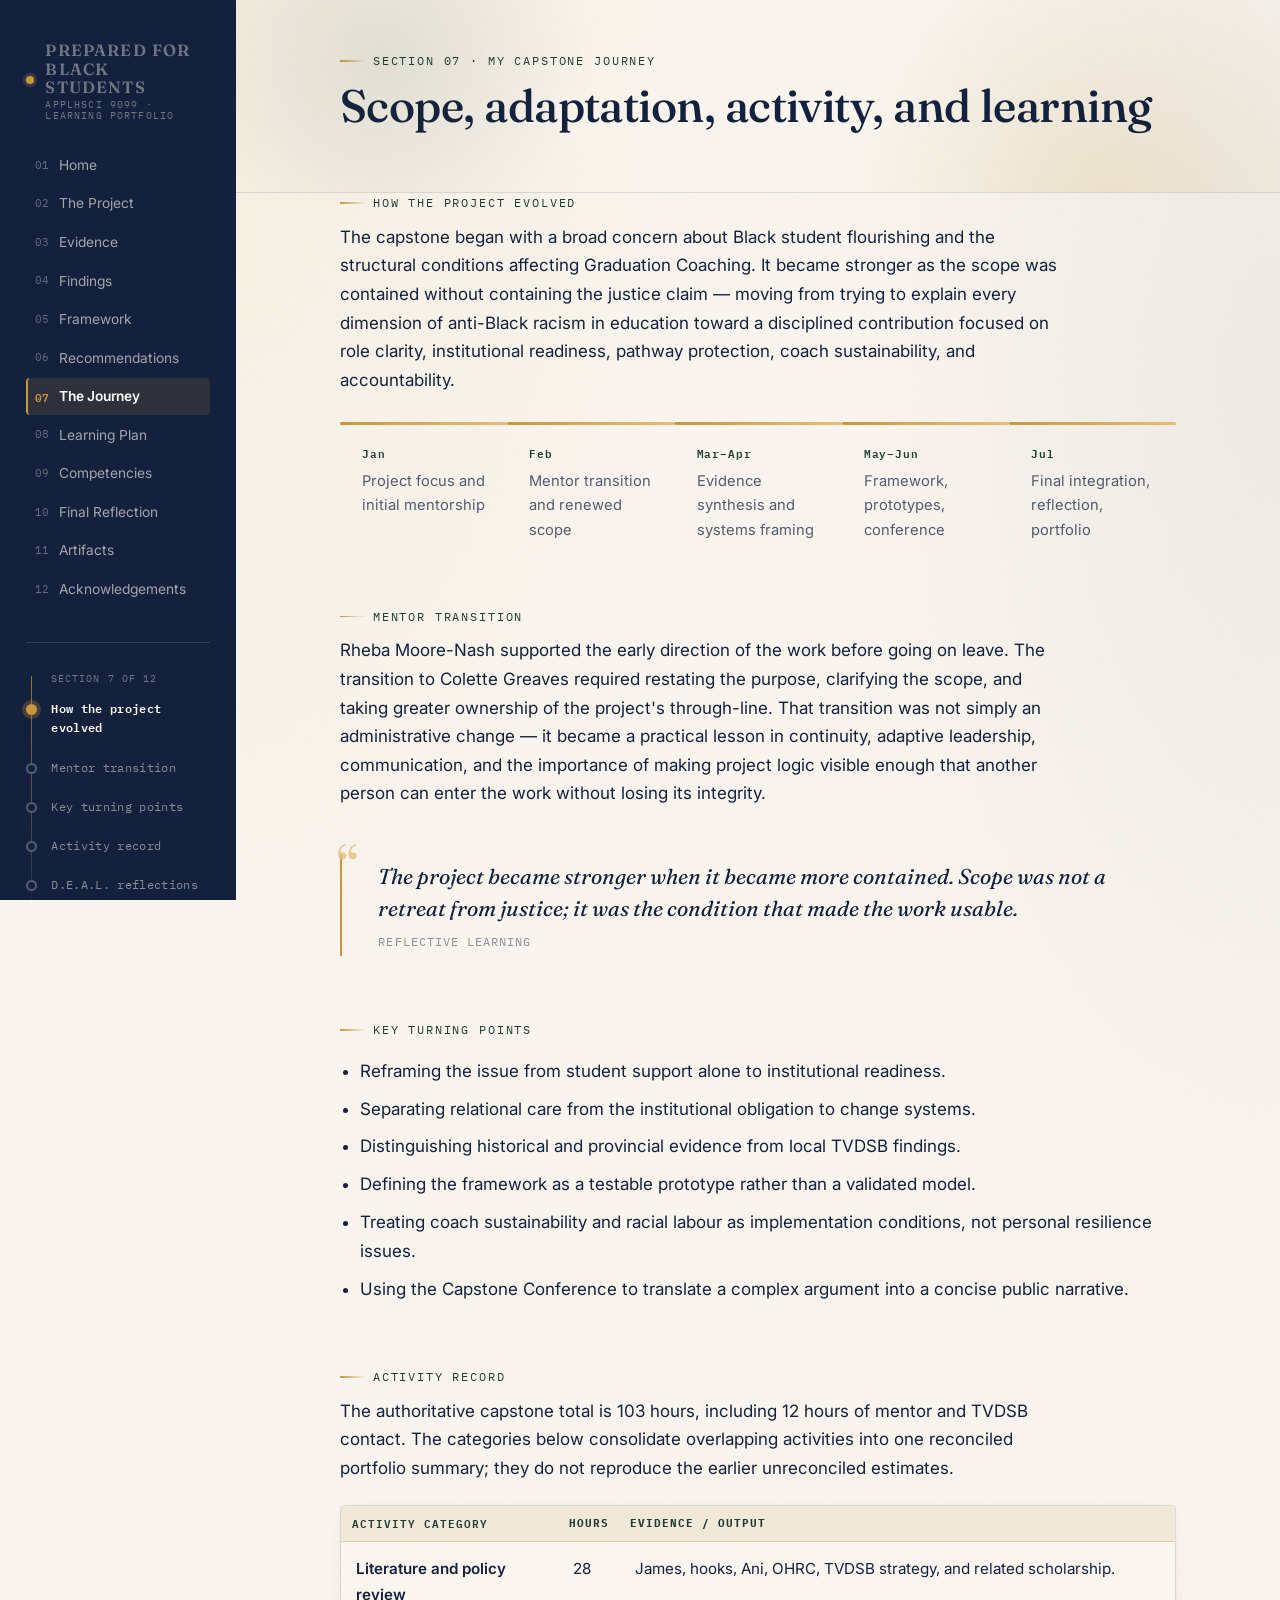
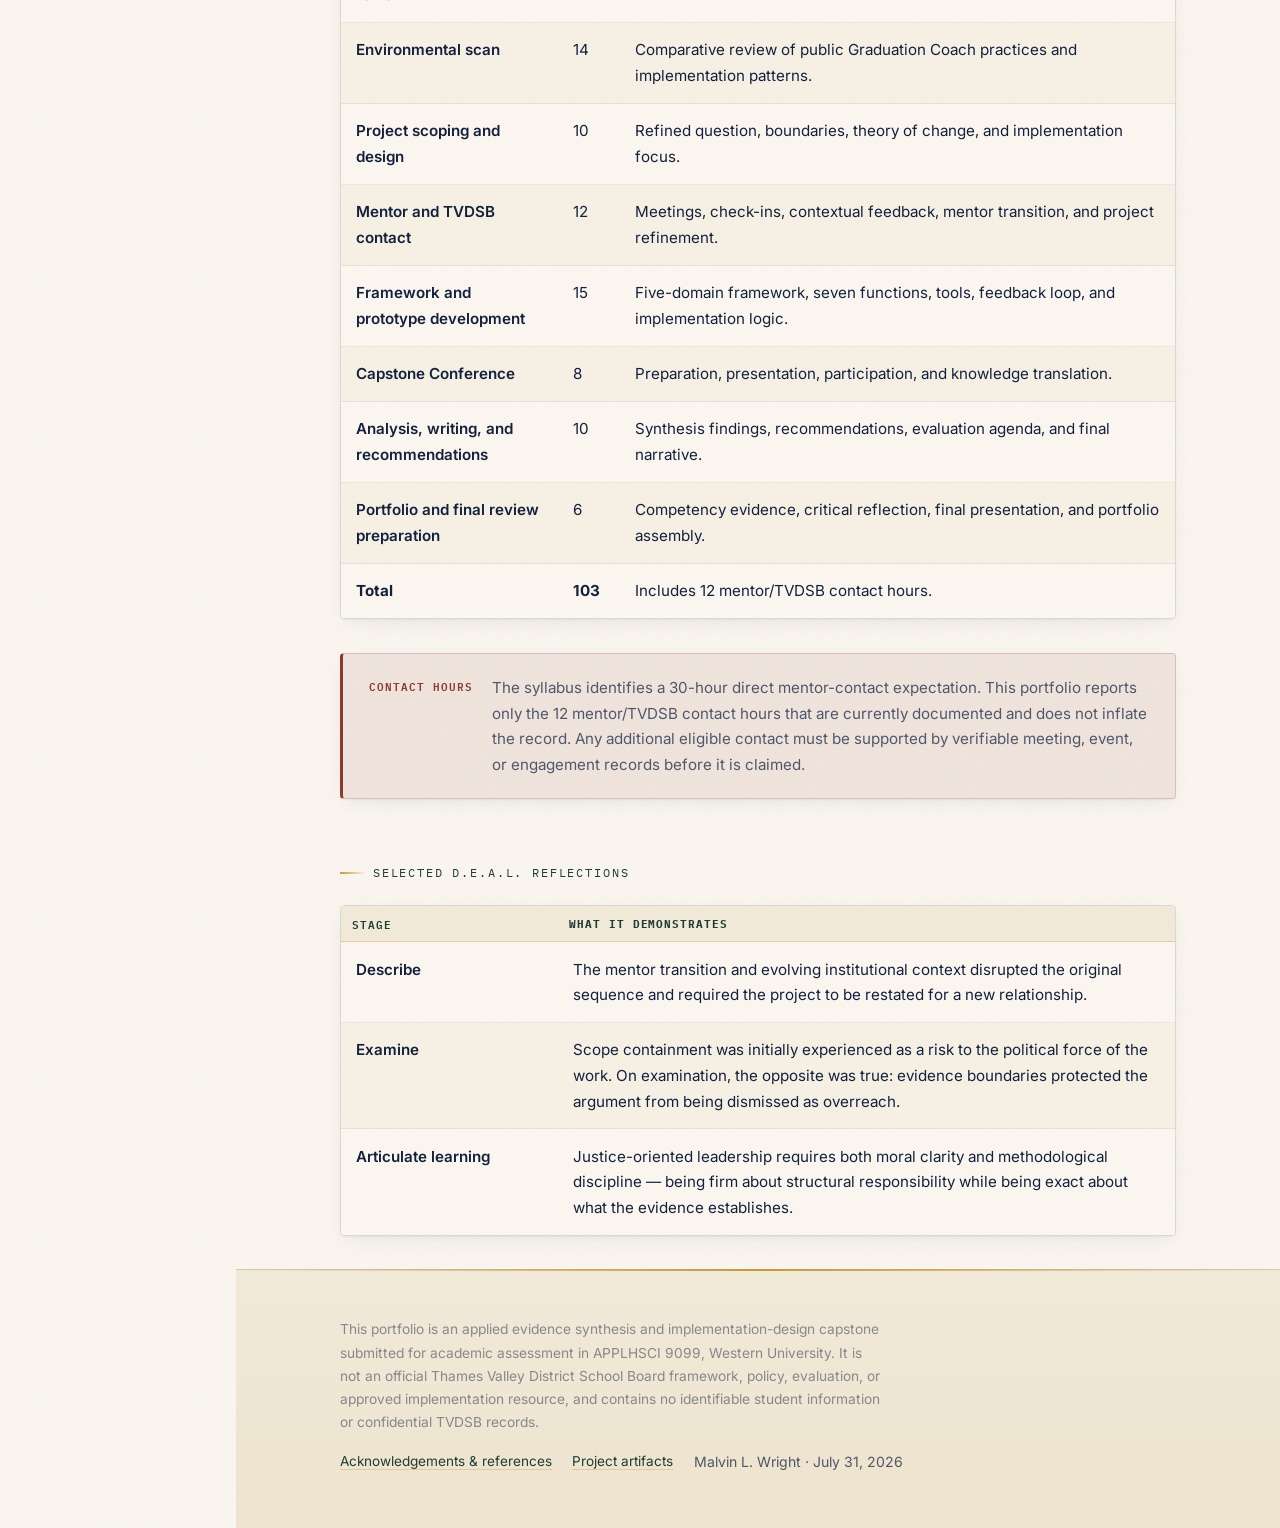
<file: journey.html>
<!doctype html>
<html lang="en">
<head>
<meta charset="utf-8">
<meta name="viewport" content="width=device-width, initial-scale=1">
<title>My Capstone Journey — Prepared for Black Students</title>
<meta name="description" content="How the project evolved, the mentor transition, key turning points, the activity record, and selected D.E.A.L. reflections.">
<link rel="icon" type="image/svg+xml" href="assets/favicon.svg">
<link rel="stylesheet" href="assets/style.css">
</head>
<body>
<a class="skip-link" href="#main">Skip to content</a>
<div class="layout">
  <aside class="sidebar" id="sidebar">
    <div id="sidebar-primary"></div>
    <div class="thread">
      <div class="thread-line"></div>
      <div class="progress">Section 7 of 12</div>
      <ol>
        <li><a href="#evolved">How the project evolved</a></li>
        <li><a href="#mentor">Mentor transition</a></li>
        <li><a href="#turning">Key turning points</a></li>
        <li><a href="#activity">Activity record</a></li>
        <li><a href="#deal">D.E.A.L. reflections</a></li>
      </ol>
    </div>
  </aside>
  <div class="sidebar-backdrop" id="sidebar-backdrop"></div>

  <div class="content-area">
    <div class="mobile-bar" id="mobile-bar"></div>

<div class="hero hero--compact">
  <div class="shell">
    <p class="eyebrow">Section 07 &middot; My capstone journey</p>
    <h1>Scope, adaptation, activity, and learning</h1>
  </div>
</div>

    <main id="main" class="shell">
    <section class="block" id="evolved">
      <p class="eyebrow">How the project evolved</p>
      <p>The capstone began with a broad concern about Black student flourishing and the structural conditions affecting Graduation Coaching. It became stronger as the scope was contained without containing the justice claim &mdash; moving from trying to explain every dimension of anti-Black racism in education toward a disciplined contribution focused on role clarity, institutional readiness, pathway protection, coach sustainability, and accountability.</p>
      <div class="timeline">
        <div class="stop"><div class="when">Jan</div><div class="what">Project focus and initial mentorship</div></div>
        <div class="stop"><div class="when">Feb</div><div class="what">Mentor transition and renewed scope</div></div>
        <div class="stop"><div class="when">Mar&ndash;Apr</div><div class="what">Evidence synthesis and systems framing</div></div>
        <div class="stop"><div class="when">May&ndash;Jun</div><div class="what">Framework, prototypes, conference</div></div>
        <div class="stop"><div class="when">Jul</div><div class="what">Final integration, reflection, portfolio</div></div>
      </div>
    </section>

    <section class="block" id="mentor">
      <p class="eyebrow">Mentor transition</p>
      <p>Rheba Moore-Nash supported the early direction of the work before going on leave. The transition to Colette Greaves required restating the purpose, clarifying the scope, and taking greater ownership of the project's through-line. That transition was not simply an administrative change &mdash; it became a practical lesson in continuity, adaptive leadership, communication, and the importance of making project logic visible enough that another person can enter the work without losing its integrity.</p>
      <blockquote>
        The project became stronger when it became more contained. Scope was not a retreat from justice; it was the condition that made the work usable.
        <cite>Reflective learning</cite>
      </blockquote>
    </section>

    <section class="block" id="turning">
      <p class="eyebrow">Key turning points</p>
      <ul class="plain">
        <li>Reframing the issue from student support alone to institutional readiness.</li>
        <li>Separating relational care from the institutional obligation to change systems.</li>
        <li>Distinguishing historical and provincial evidence from local TVDSB findings.</li>
        <li>Defining the framework as a testable prototype rather than a validated model.</li>
        <li>Treating coach sustainability and racial labour as implementation conditions, not personal resilience issues.</li>
        <li>Using the Capstone Conference to translate a complex argument into a concise public narrative.</li>
      </ul>
    </section>

    <section class="block" id="activity">
      <p class="eyebrow">Activity record</p>
      <p>The authoritative capstone total is 103 hours, including 12 hours of mentor and TVDSB contact. The categories below consolidate overlapping activities into one reconciled portfolio summary; they do not reproduce the earlier unreconciled estimates.</p>
      <table class="evidence">
        <thead><tr><th>Activity category</th><th>Hours</th><th>Evidence / output</th></tr></thead>
        <tbody>
          <tr><td>Literature and policy review</td><td>28</td><td>James, hooks, Ani, OHRC, TVDSB strategy, and related scholarship.</td></tr>
          <tr><td>Environmental scan</td><td>14</td><td>Comparative review of public Graduation Coach practices and implementation patterns.</td></tr>
          <tr><td>Project scoping and design</td><td>10</td><td>Refined question, boundaries, theory of change, and implementation focus.</td></tr>
          <tr><td>Mentor and TVDSB contact</td><td>12</td><td>Meetings, check-ins, contextual feedback, mentor transition, and project refinement.</td></tr>
          <tr><td>Framework and prototype development</td><td>15</td><td>Five-domain framework, seven functions, tools, feedback loop, and implementation logic.</td></tr>
          <tr><td>Capstone Conference</td><td>8</td><td>Preparation, presentation, participation, and knowledge translation.</td></tr>
          <tr><td>Analysis, writing, and recommendations</td><td>10</td><td>Synthesis findings, recommendations, evaluation agenda, and final narrative.</td></tr>
          <tr><td>Portfolio and final review preparation</td><td>6</td><td>Competency evidence, critical reflection, final presentation, and portfolio assembly.</td></tr>
          <tr><td><strong>Total</strong></td><td><strong>103</strong></td><td>Includes 12 mentor/TVDSB contact hours.</td></tr>
        </tbody>
      </table>
      <div class="boundary">
        <span class="tag">Contact hours</span>
        <p>The syllabus identifies a 30-hour direct mentor-contact expectation. This portfolio reports only the 12 mentor/TVDSB contact hours that are currently documented and does not inflate the record. Any additional eligible contact must be supported by verifiable meeting, event, or engagement records before it is claimed.</p>
      </div>
    </section>

    <section class="block" id="deal">
      <p class="eyebrow">Selected D.E.A.L. reflections</p>
      <table class="evidence">
        <thead><tr><th>Stage</th><th>What it demonstrates</th></tr></thead>
        <tbody>
          <tr><td>Describe</td><td>The mentor transition and evolving institutional context disrupted the original sequence and required the project to be restated for a new relationship.</td></tr>
          <tr><td>Examine</td><td>Scope containment was initially experienced as a risk to the political force of the work. On examination, the opposite was true: evidence boundaries protected the argument from being dismissed as overreach.</td></tr>
          <tr><td>Articulate learning</td><td>Justice-oriented leadership requires both moral clarity and methodological discipline &mdash; being firm about structural responsibility while being exact about what the evidence establishes.</td></tr>
        </tbody>
      </table>
    </section>
    </main>

    <footer class="site-footer" id="site-footer"></footer>
  </div>
</div>

<script src="assets/nav.js"></script>
</body>
</html>
</file>
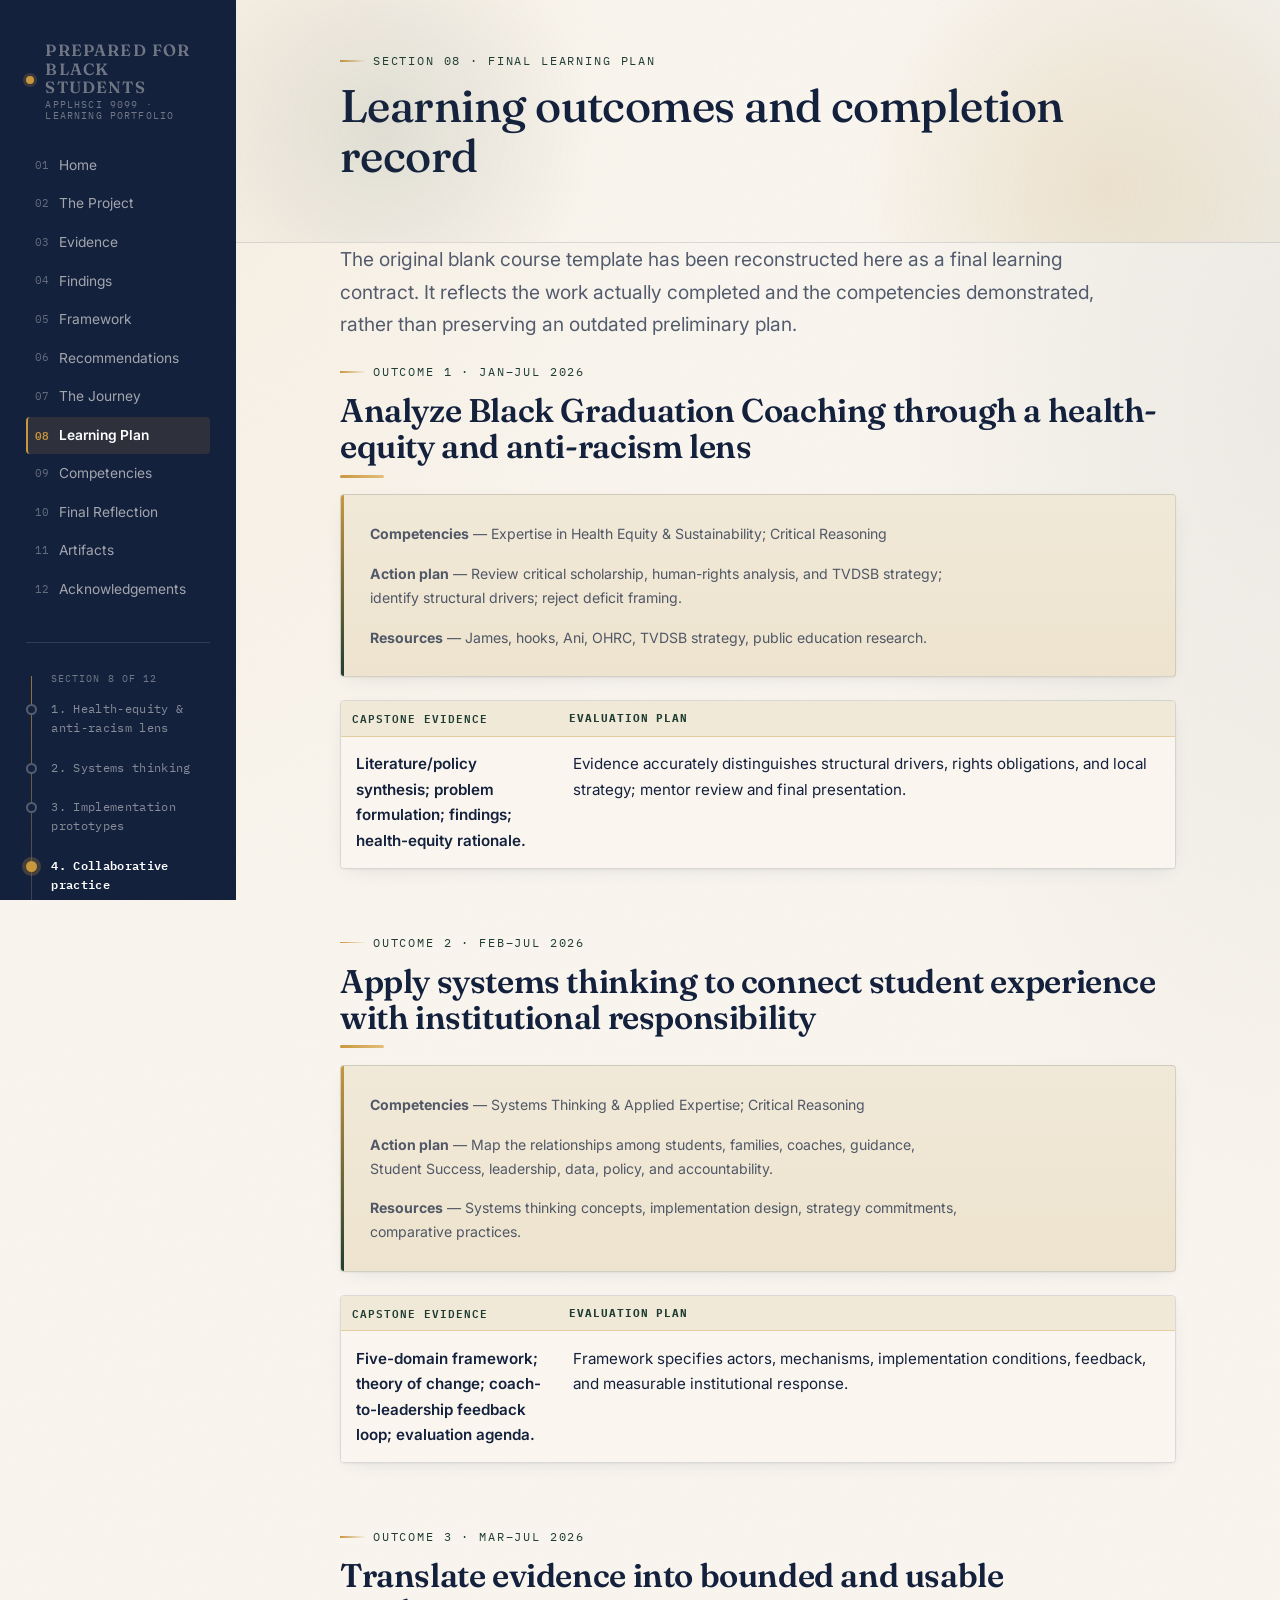
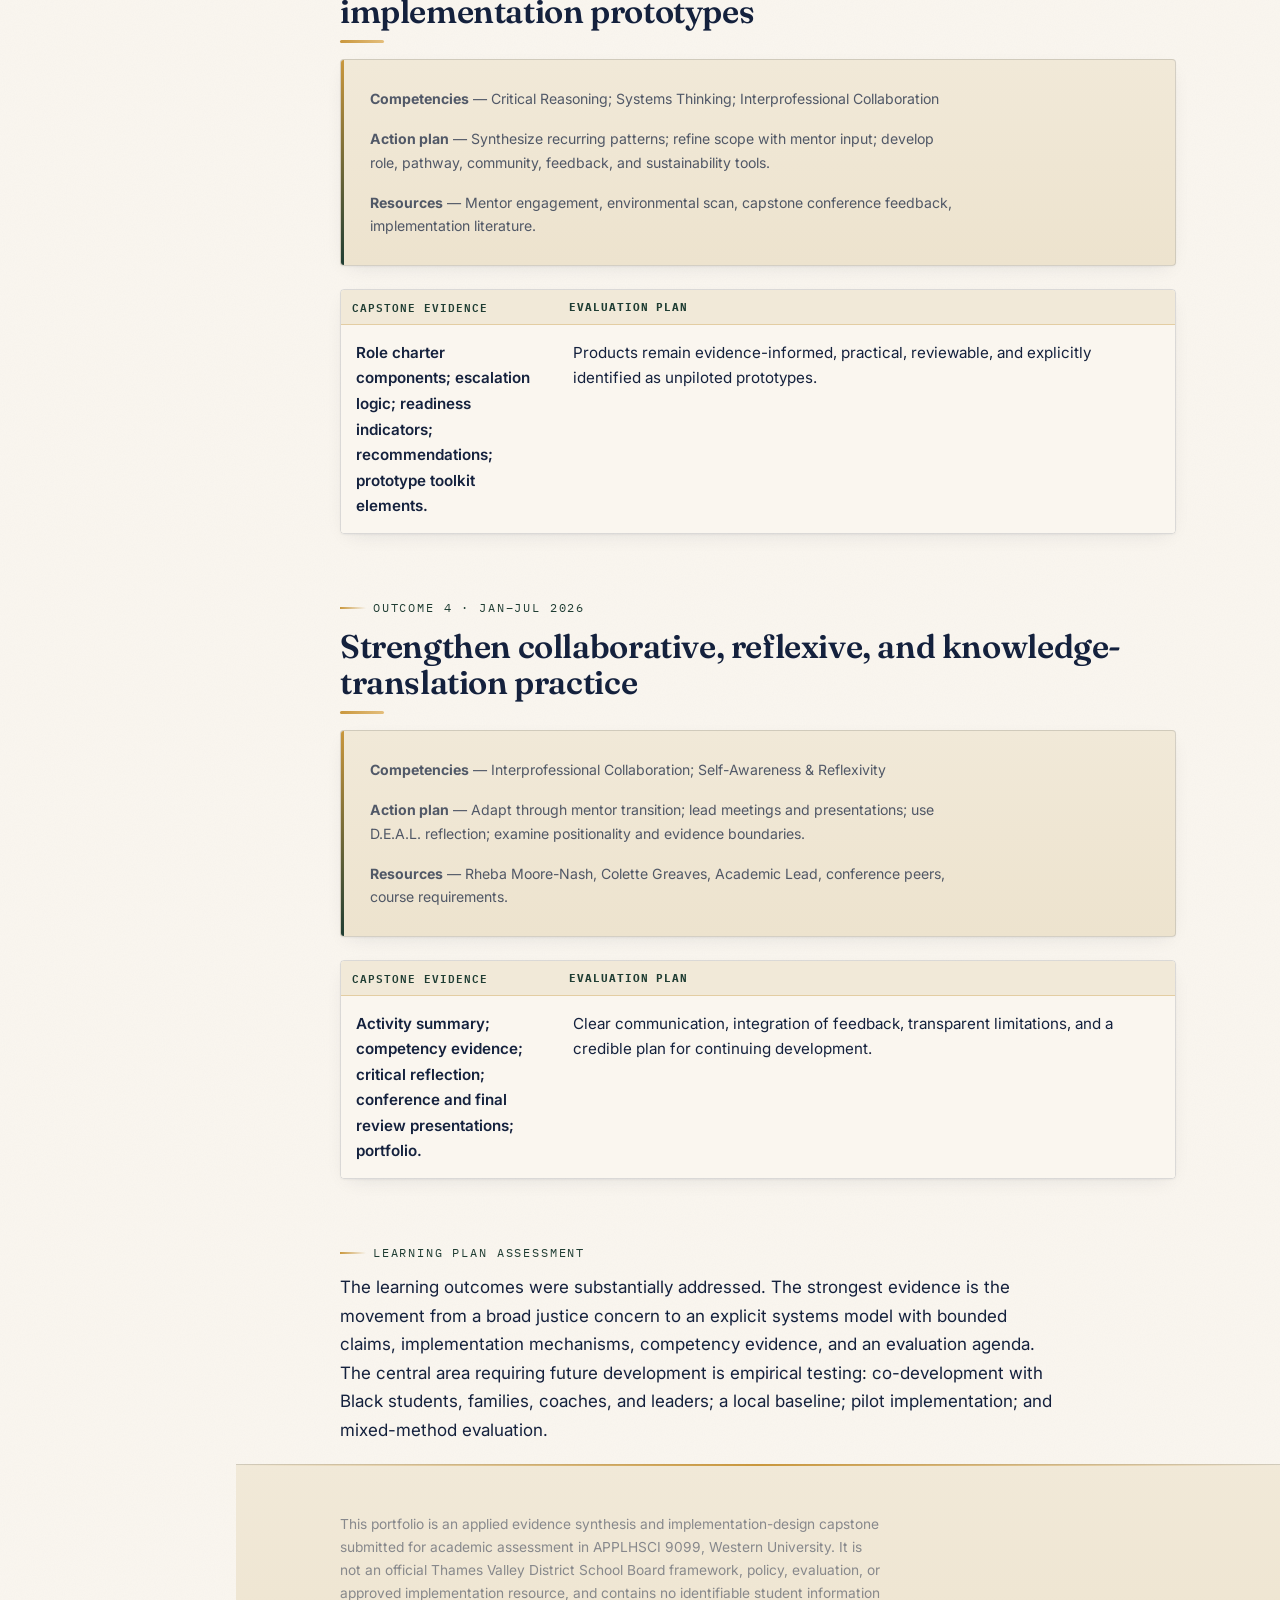
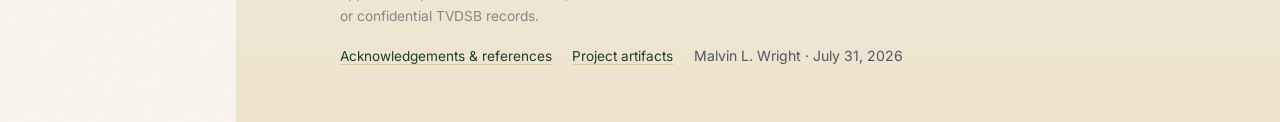
<file: learning-plan.html>
<!doctype html>
<html lang="en">
<head>
<meta charset="utf-8">
<meta name="viewport" content="width=device-width, initial-scale=1">
<title>Final Learning Plan — Prepared for Black Students</title>
<meta name="description" content="Four learning outcomes, reconstructed from the completed capstone as a final learning contract, with competencies, evidence, and evaluation plans.">
<link rel="icon" type="image/svg+xml" href="assets/favicon.svg">
<link rel="stylesheet" href="assets/style.css">
</head>
<body>
<a class="skip-link" href="#main">Skip to content</a>
<div class="layout">
  <aside class="sidebar" id="sidebar">
    <div id="sidebar-primary"></div>
    <div class="thread">
      <div class="thread-line"></div>
      <div class="progress">Section 8 of 12</div>
      <ol>
        <li><a href="#outcome1">1. Health-equity &amp; anti-racism lens</a></li>
        <li><a href="#outcome2">2. Systems thinking</a></li>
        <li><a href="#outcome3">3. Implementation prototypes</a></li>
        <li><a href="#outcome4">4. Collaborative practice</a></li>
        <li><a href="#assessment">Learning plan assessment</a></li>
      </ol>
    </div>
  </aside>
  <div class="sidebar-backdrop" id="sidebar-backdrop"></div>

  <div class="content-area">
    <div class="mobile-bar" id="mobile-bar"></div>

<div class="hero hero--compact">
  <div class="shell">
    <p class="eyebrow">Section 08 &middot; Final learning plan</p>
    <h1>Learning outcomes and completion record</h1>
  </div>
</div>

    <main id="main" class="shell">
    <p class="lede">The original blank course template has been reconstructed here as a final learning contract. It reflects the work actually completed and the competencies demonstrated, rather than preserving an outdated preliminary plan.</p>

    <section class="block" id="outcome1">
      <p class="eyebrow">Outcome 1 &middot; Jan&ndash;Jul 2026</p>
      <h2>Analyze Black Graduation Coaching through a health-equity and anti-racism lens</h2>
      <div class="card">
        <p class="small mt-0"><strong>Competencies</strong> &mdash; Expertise in Health Equity &amp; Sustainability; Critical Reasoning</p>
        <p class="small"><strong>Action plan</strong> &mdash; Review critical scholarship, human-rights analysis, and TVDSB strategy; identify structural drivers; reject deficit framing.</p>
        <p class="small" style="margin-bottom:0"><strong>Resources</strong> &mdash; James, hooks, Ani, OHRC, TVDSB strategy, public education research.</p>
      </div>
      <table class="evidence">
        <thead><tr><th>Capstone evidence</th><th>Evaluation plan</th></tr></thead>
        <tbody>
          <tr><td>Literature/policy synthesis; problem formulation; findings; health-equity rationale.</td><td>Evidence accurately distinguishes structural drivers, rights obligations, and local strategy; mentor review and final presentation.</td></tr>
        </tbody>
      </table>
    </section>

    <section class="block" id="outcome2">
      <p class="eyebrow">Outcome 2 &middot; Feb&ndash;Jul 2026</p>
      <h2>Apply systems thinking to connect student experience with institutional responsibility</h2>
      <div class="card">
        <p class="small mt-0"><strong>Competencies</strong> &mdash; Systems Thinking &amp; Applied Expertise; Critical Reasoning</p>
        <p class="small"><strong>Action plan</strong> &mdash; Map the relationships among students, families, coaches, guidance, Student Success, leadership, data, policy, and accountability.</p>
        <p class="small" style="margin-bottom:0"><strong>Resources</strong> &mdash; Systems thinking concepts, implementation design, strategy commitments, comparative practices.</p>
      </div>
      <table class="evidence">
        <thead><tr><th>Capstone evidence</th><th>Evaluation plan</th></tr></thead>
        <tbody>
          <tr><td>Five-domain framework; theory of change; coach-to-leadership feedback loop; evaluation agenda.</td><td>Framework specifies actors, mechanisms, implementation conditions, feedback, and measurable institutional response.</td></tr>
        </tbody>
      </table>
    </section>

    <section class="block" id="outcome3">
      <p class="eyebrow">Outcome 3 &middot; Mar&ndash;Jul 2026</p>
      <h2>Translate evidence into bounded and usable implementation prototypes</h2>
      <div class="card">
        <p class="small mt-0"><strong>Competencies</strong> &mdash; Critical Reasoning; Systems Thinking; Interprofessional Collaboration</p>
        <p class="small"><strong>Action plan</strong> &mdash; Synthesize recurring patterns; refine scope with mentor input; develop role, pathway, community, feedback, and sustainability tools.</p>
        <p class="small" style="margin-bottom:0"><strong>Resources</strong> &mdash; Mentor engagement, environmental scan, capstone conference feedback, implementation literature.</p>
      </div>
      <table class="evidence">
        <thead><tr><th>Capstone evidence</th><th>Evaluation plan</th></tr></thead>
        <tbody>
          <tr><td>Role charter components; escalation logic; readiness indicators; recommendations; prototype toolkit elements.</td><td>Products remain evidence-informed, practical, reviewable, and explicitly identified as unpiloted prototypes.</td></tr>
        </tbody>
      </table>
    </section>

    <section class="block" id="outcome4">
      <p class="eyebrow">Outcome 4 &middot; Jan&ndash;Jul 2026</p>
      <h2>Strengthen collaborative, reflexive, and knowledge-translation practice</h2>
      <div class="card">
        <p class="small mt-0"><strong>Competencies</strong> &mdash; Interprofessional Collaboration; Self-Awareness &amp; Reflexivity</p>
        <p class="small"><strong>Action plan</strong> &mdash; Adapt through mentor transition; lead meetings and presentations; use D.E.A.L. reflection; examine positionality and evidence boundaries.</p>
        <p class="small" style="margin-bottom:0"><strong>Resources</strong> &mdash; Rheba Moore-Nash, Colette Greaves, Academic Lead, conference peers, course requirements.</p>
      </div>
      <table class="evidence">
        <thead><tr><th>Capstone evidence</th><th>Evaluation plan</th></tr></thead>
        <tbody>
          <tr><td>Activity summary; competency evidence; critical reflection; conference and final review presentations; portfolio.</td><td>Clear communication, integration of feedback, transparent limitations, and a credible plan for continuing development.</td></tr>
        </tbody>
      </table>
    </section>

    <section class="block" id="assessment">
      <p class="eyebrow">Learning plan assessment</p>
      <p>The learning outcomes were substantially addressed. The strongest evidence is the movement from a broad justice concern to an explicit systems model with bounded claims, implementation mechanisms, competency evidence, and an evaluation agenda. The central area requiring future development is empirical testing: co-development with Black students, families, coaches, and leaders; a local baseline; pilot implementation; and mixed-method evaluation.</p>
    </section>
    </main>

    <footer class="site-footer" id="site-footer"></footer>
  </div>
</div>

<script src="assets/nav.js"></script>
</body>
</html>
</file>
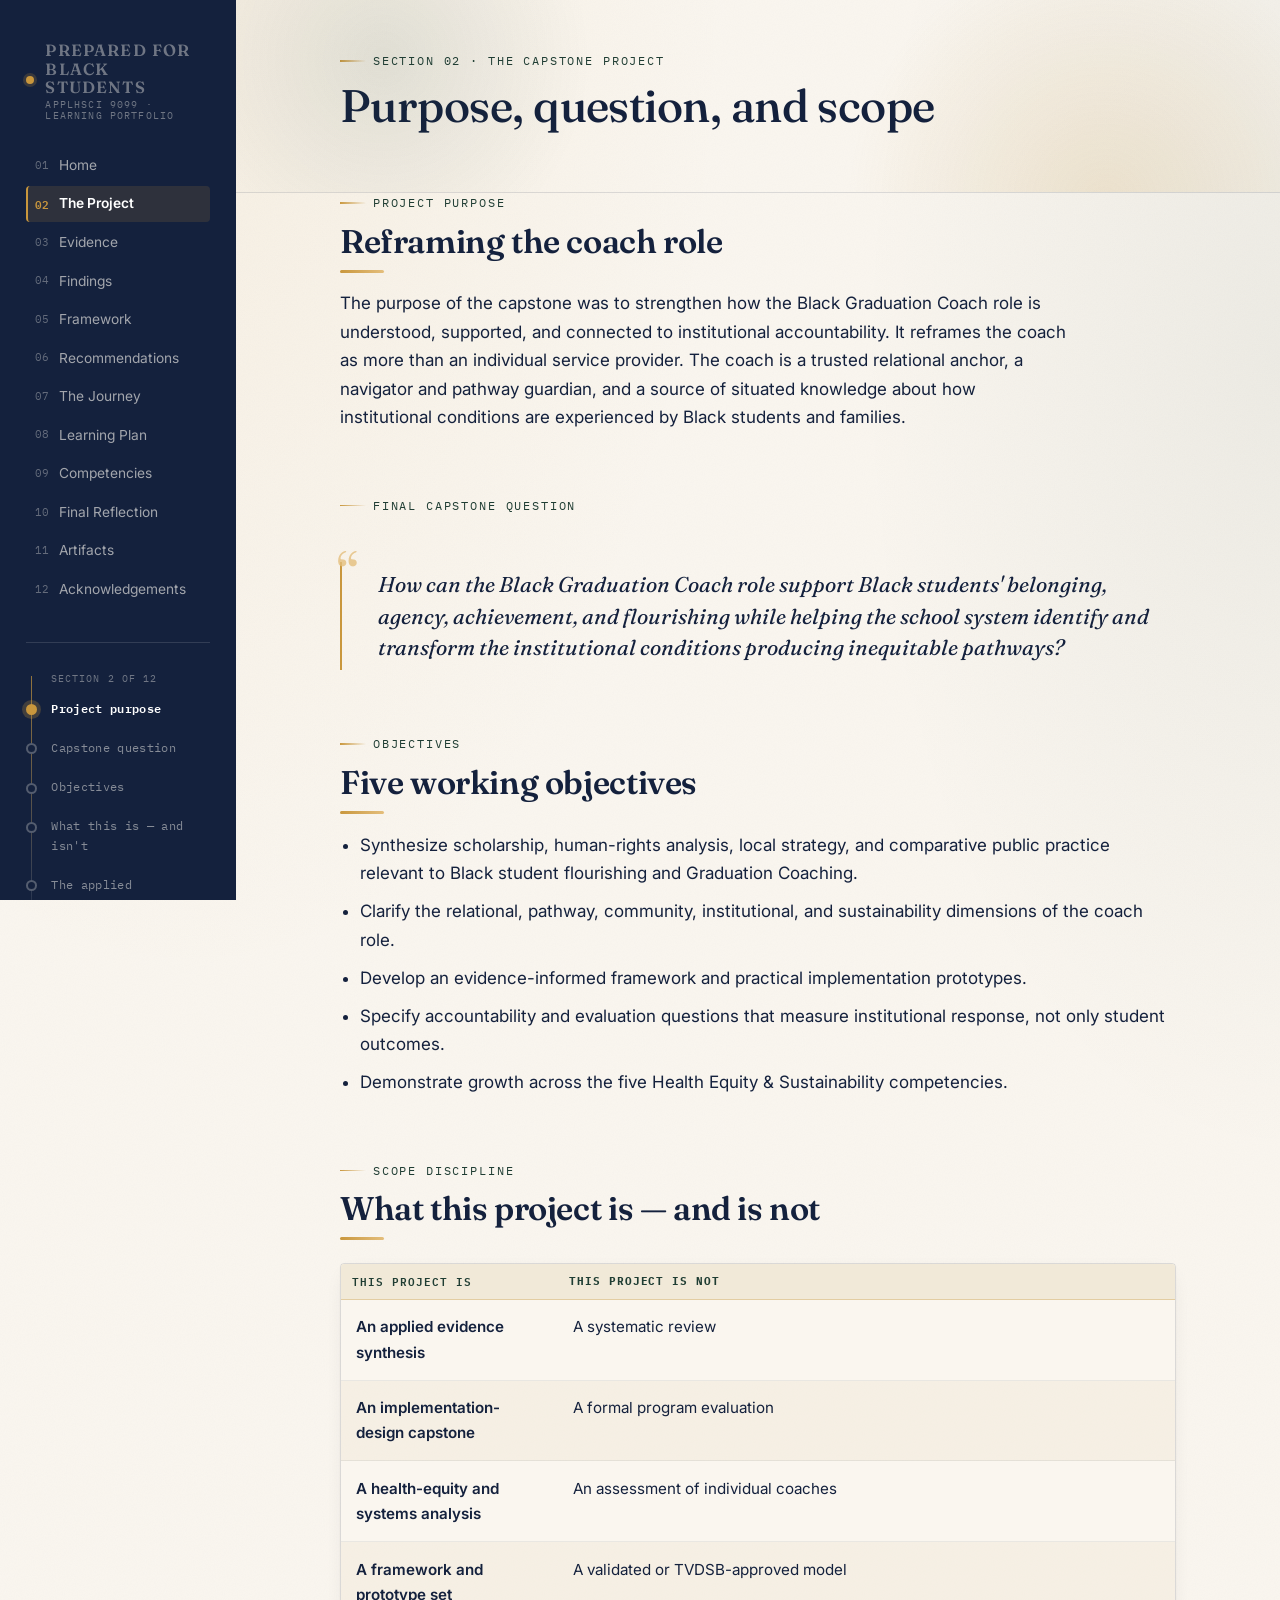
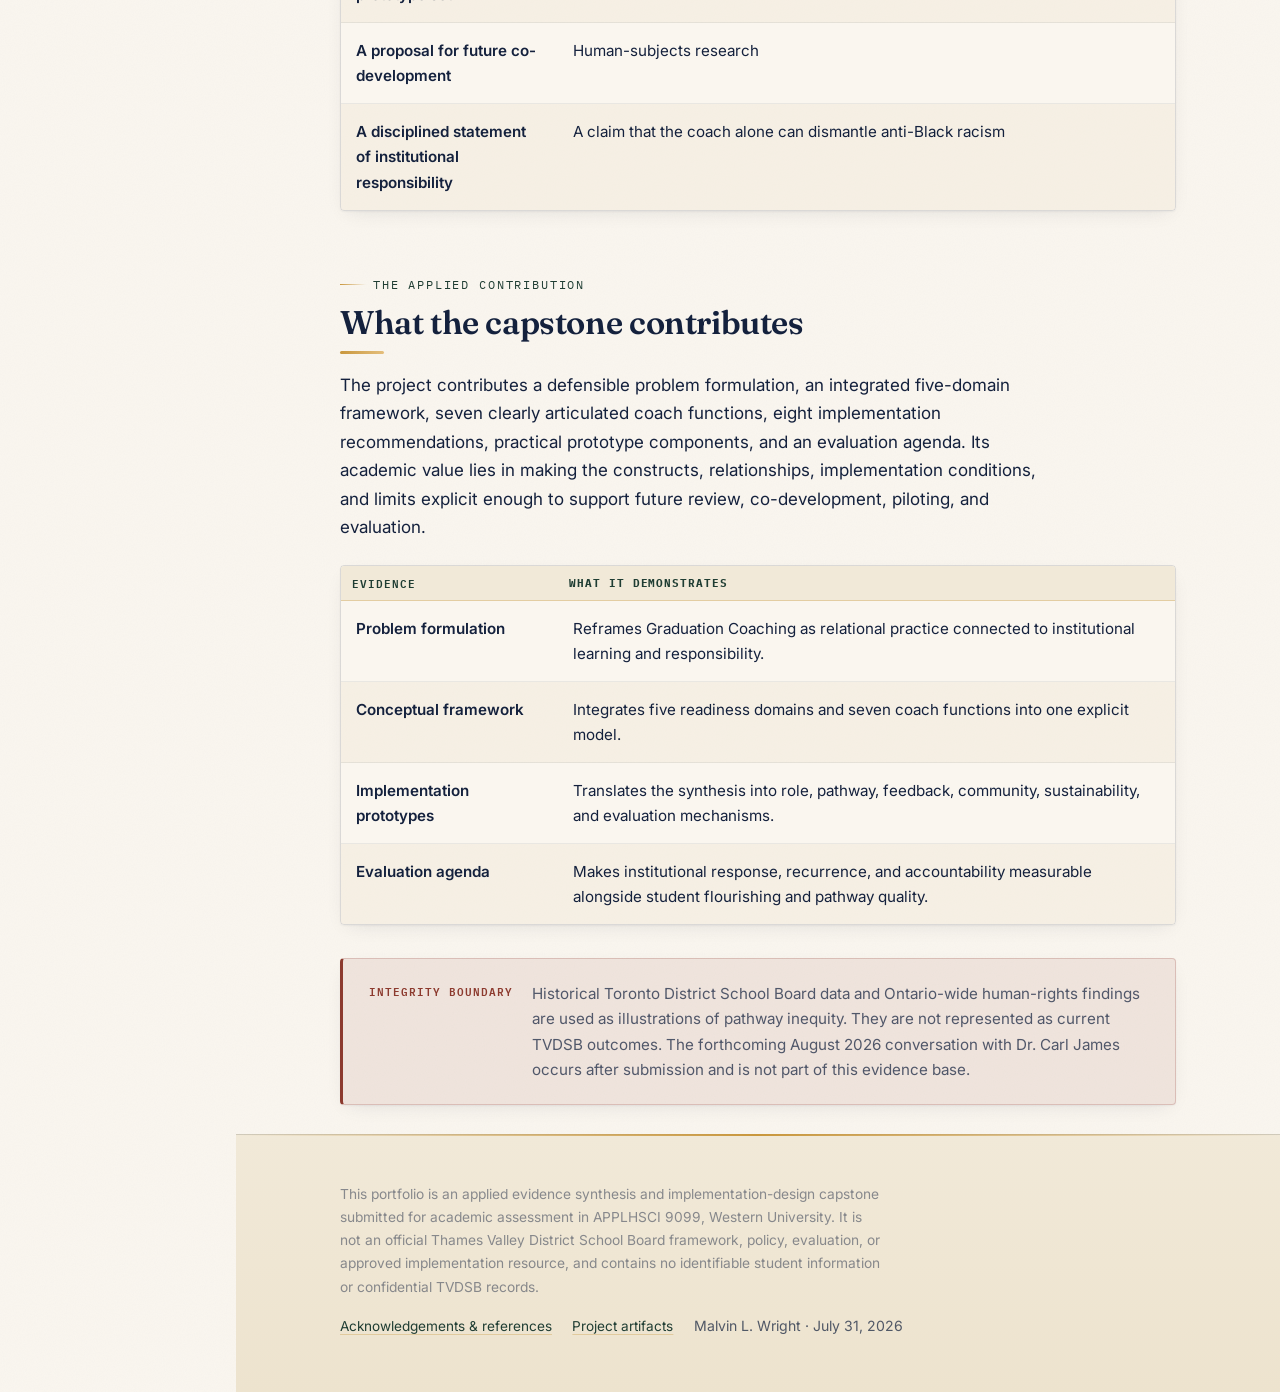
<file: project.html>
<!doctype html>
<html lang="en">
<head>
<meta charset="utf-8">
<meta name="viewport" content="width=device-width, initial-scale=1">
<title>The Capstone Project — Prepared for Black Students</title>
<meta name="description" content="Purpose, capstone question, objectives, scope, and applied contribution of the Prepared for Black Students capstone.">
<link rel="icon" type="image/svg+xml" href="assets/favicon.svg">
<link rel="stylesheet" href="assets/style.css">
</head>
<body>
<a class="skip-link" href="#main">Skip to content</a>
<div class="layout">
  <aside class="sidebar" id="sidebar">
    <div id="sidebar-primary"></div>
    <div class="thread">
      <div class="thread-line"></div>
      <div class="progress">Section 2 of 12</div>
      <ol>
        <li><a href="#purpose">Project purpose</a></li>
        <li><a href="#question">Capstone question</a></li>
        <li><a href="#objectives">Objectives</a></li>
        <li><a href="#scope">What this is &mdash; and isn't</a></li>
        <li><a href="#contribution">The applied contribution</a></li>
      </ol>
    </div>
  </aside>
  <div class="sidebar-backdrop" id="sidebar-backdrop"></div>

  <div class="content-area">
    <div class="mobile-bar" id="mobile-bar"></div>

<div class="hero hero--compact">
  <div class="shell">
    <p class="eyebrow">Section 02 &middot; The capstone project</p>
    <h1>Purpose, question, and scope</h1>
  </div>
</div>

    <main id="main" class="shell">
    <section class="block" id="purpose">
      <p class="eyebrow">Project purpose</p>
      <h2>Reframing the coach role</h2>
      <p>The purpose of the capstone was to strengthen how the Black Graduation Coach role is understood, supported, and connected to institutional accountability. It reframes the coach as more than an individual service provider. The coach is a trusted relational anchor, a navigator and pathway guardian, and a source of situated knowledge about how institutional conditions are experienced by Black students and families.</p>
    </section>

    <section class="block" id="question">
      <p class="eyebrow">Final capstone question</p>
      <blockquote>
        How can the Black Graduation Coach role support Black students' belonging, agency, achievement, and flourishing while helping the school system identify and transform the institutional conditions producing inequitable pathways?
      </blockquote>
    </section>

    <section class="block" id="objectives">
      <p class="eyebrow">Objectives</p>
      <h2>Five working objectives</h2>
      <ul class="plain">
        <li>Synthesize scholarship, human-rights analysis, local strategy, and comparative public practice relevant to Black student flourishing and Graduation Coaching.</li>
        <li>Clarify the relational, pathway, community, institutional, and sustainability dimensions of the coach role.</li>
        <li>Develop an evidence-informed framework and practical implementation prototypes.</li>
        <li>Specify accountability and evaluation questions that measure institutional response, not only student outcomes.</li>
        <li>Demonstrate growth across the five Health Equity &amp; Sustainability competencies.</li>
      </ul>
    </section>

    <section class="block" id="scope">
      <p class="eyebrow">Scope discipline</p>
      <h2>What this project is &mdash; and is not</h2>
      <table class="evidence">
        <thead><tr><th>This project is</th><th>This project is not</th></tr></thead>
        <tbody>
          <tr><td>An applied evidence synthesis</td><td>A systematic review</td></tr>
          <tr><td>An implementation-design capstone</td><td>A formal program evaluation</td></tr>
          <tr><td>A health-equity and systems analysis</td><td>An assessment of individual coaches</td></tr>
          <tr><td>A framework and prototype set</td><td>A validated or TVDSB-approved model</td></tr>
          <tr><td>A proposal for future co-development</td><td>Human-subjects research</td></tr>
          <tr><td>A disciplined statement of institutional responsibility</td><td>A claim that the coach alone can dismantle anti-Black racism</td></tr>
        </tbody>
      </table>
    </section>

    <section class="block" id="contribution">
      <p class="eyebrow">The applied contribution</p>
      <h2>What the capstone contributes</h2>
      <p>The project contributes a defensible problem formulation, an integrated five-domain framework, seven clearly articulated coach functions, eight implementation recommendations, practical prototype components, and an evaluation agenda. Its academic value lies in making the constructs, relationships, implementation conditions, and limits explicit enough to support future review, co-development, piloting, and evaluation.</p>

      <table class="evidence">
        <thead><tr><th>Evidence</th><th>What it demonstrates</th></tr></thead>
        <tbody>
          <tr><td>Problem formulation</td><td>Reframes Graduation Coaching as relational practice connected to institutional learning and responsibility.</td></tr>
          <tr><td>Conceptual framework</td><td>Integrates five readiness domains and seven coach functions into one explicit model.</td></tr>
          <tr><td>Implementation prototypes</td><td>Translates the synthesis into role, pathway, feedback, community, sustainability, and evaluation mechanisms.</td></tr>
          <tr><td>Evaluation agenda</td><td>Makes institutional response, recurrence, and accountability measurable alongside student flourishing and pathway quality.</td></tr>
        </tbody>
      </table>

      <div class="boundary">
        <span class="tag">Integrity boundary</span>
        <p>Historical Toronto District School Board data and Ontario-wide human-rights findings are used as illustrations of pathway inequity. They are not represented as current TVDSB outcomes. The forthcoming August 2026 conversation with Dr. Carl James occurs after submission and is not part of this evidence base.</p>
      </div>
    </section>
    </main>

    <footer class="site-footer" id="site-footer"></footer>
  </div>
</div>

<script src="assets/nav.js"></script>
</body>
</html>
</file>
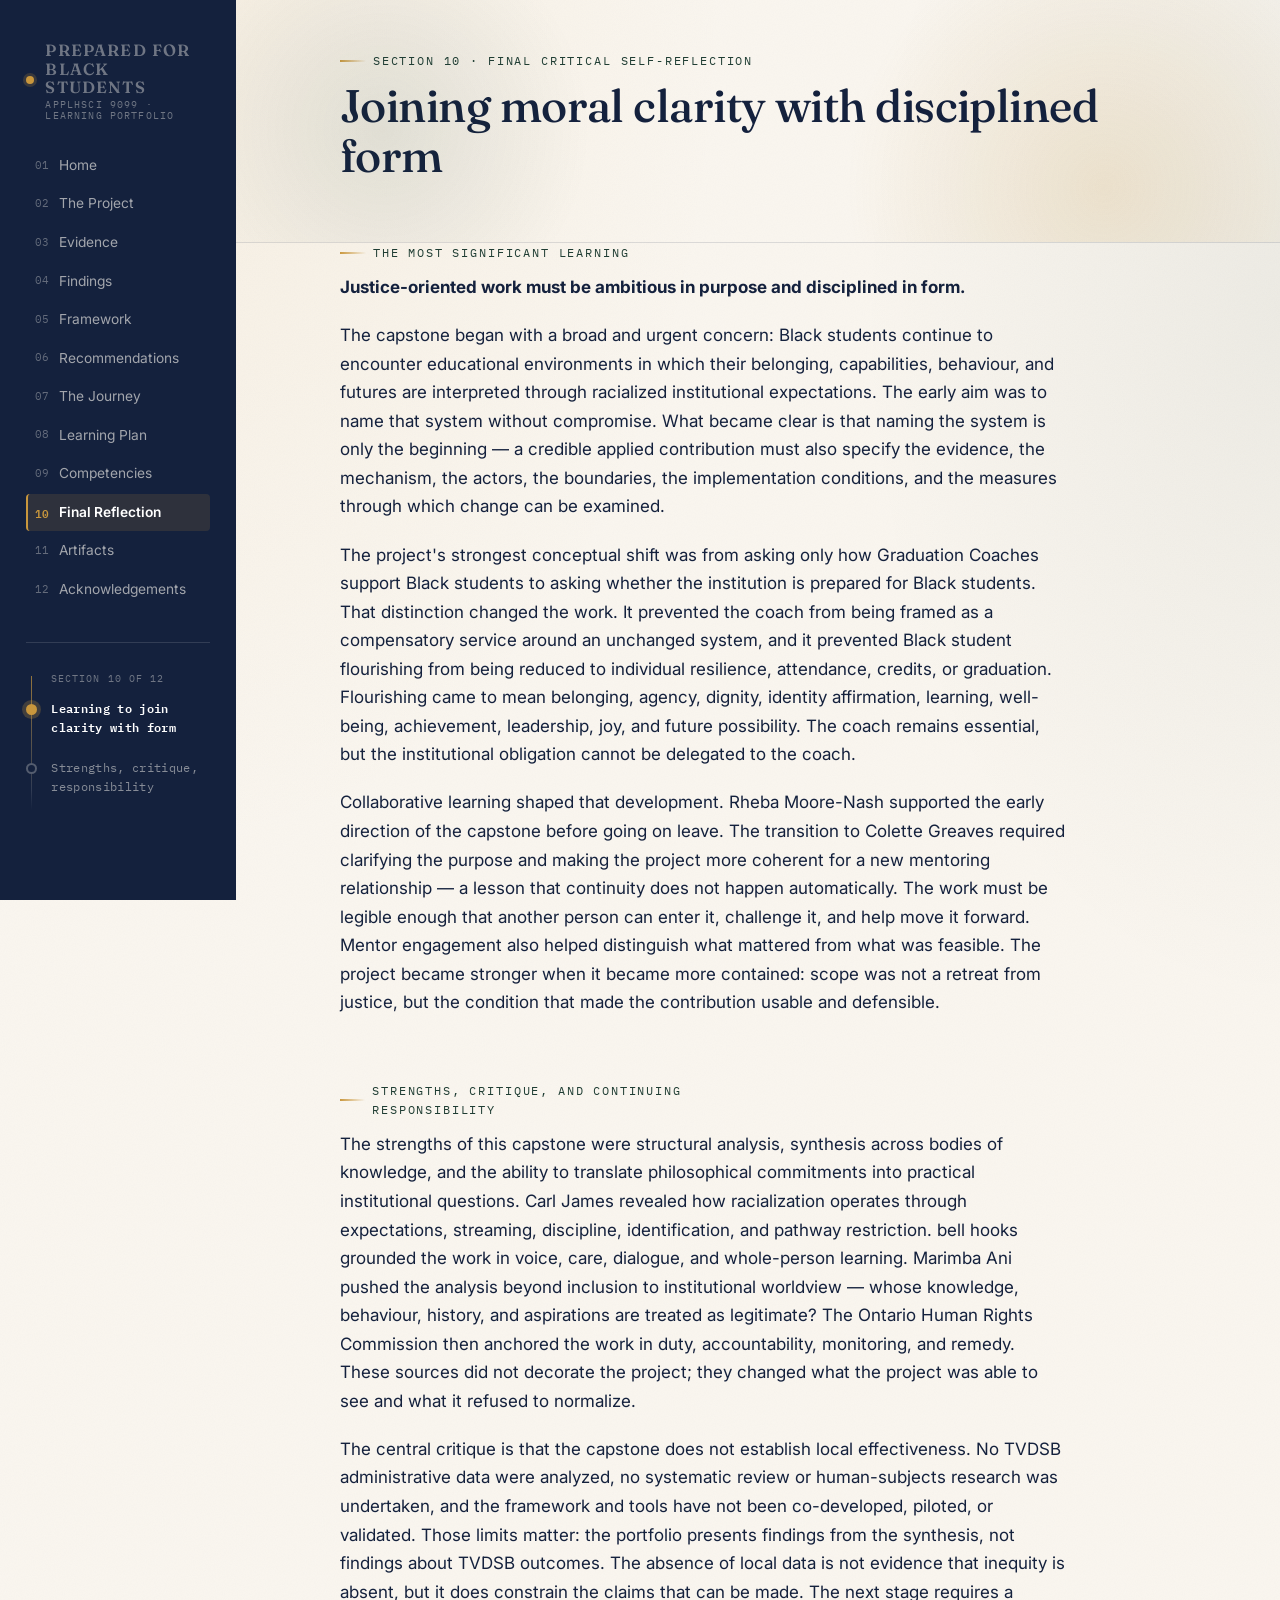
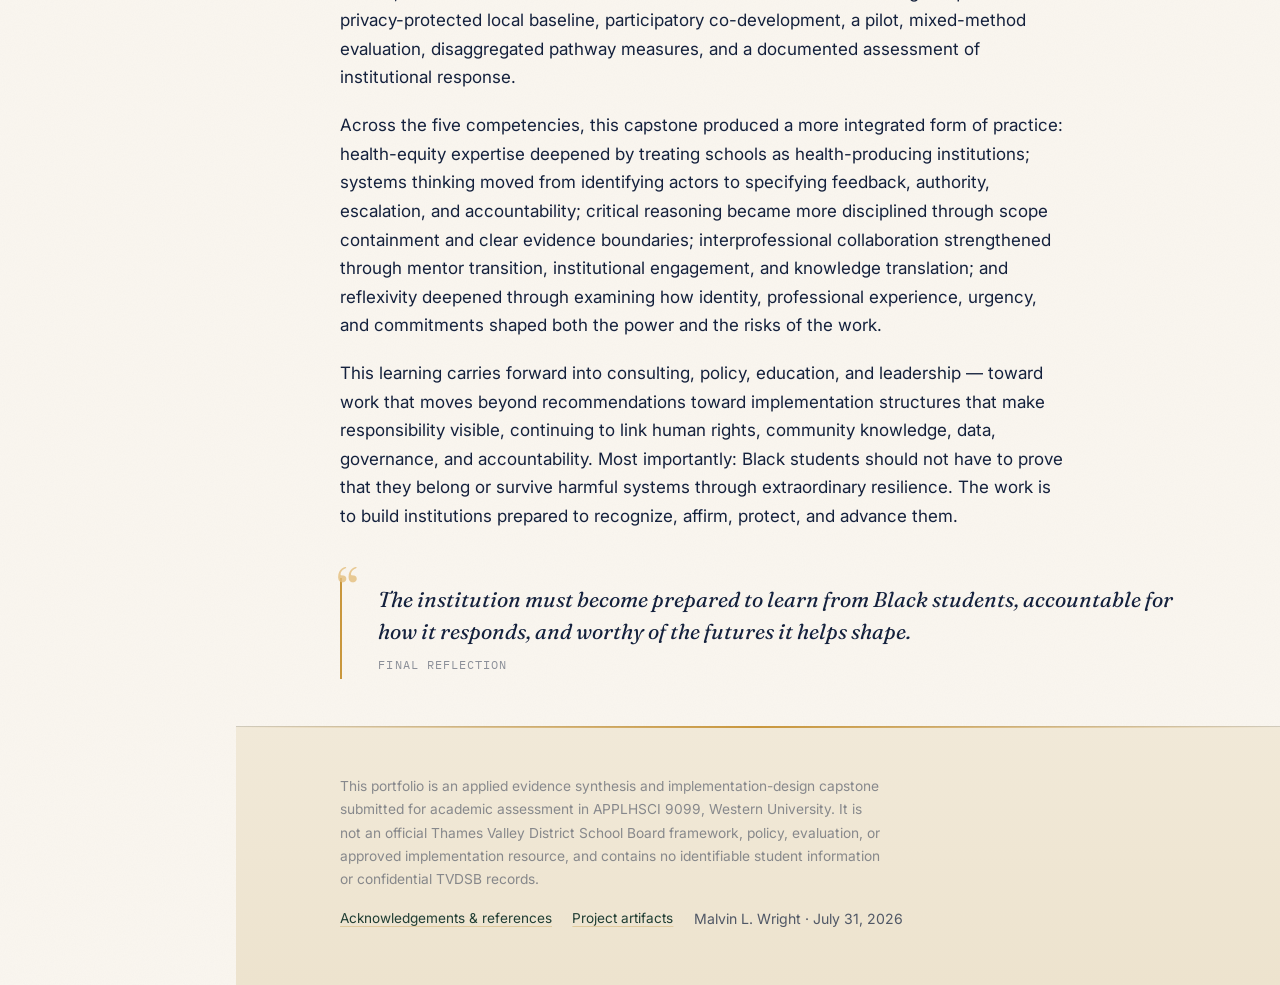
<file: reflection.html>
<!doctype html>
<html lang="en">
<head>
<meta charset="utf-8">
<meta name="viewport" content="width=device-width, initial-scale=1">
<title>Final Critical Self-Reflection — Prepared for Black Students</title>
<meta name="description" content="The capstone's most significant learning, its strengths and critique, and what carries forward.">
<link rel="icon" type="image/svg+xml" href="assets/favicon.svg">
<link rel="stylesheet" href="assets/style.css">
</head>
<body>
<a class="skip-link" href="#main">Skip to content</a>
<div class="layout">
  <aside class="sidebar" id="sidebar">
    <div id="sidebar-primary"></div>
    <div class="thread">
      <div class="thread-line"></div>
      <div class="progress">Section 10 of 12</div>
      <ol>
        <li><a href="#learning">Learning to join clarity with form</a></li>
        <li><a href="#strengths">Strengths, critique, responsibility</a></li>
      </ol>
    </div>
  </aside>
  <div class="sidebar-backdrop" id="sidebar-backdrop"></div>

  <div class="content-area">
    <div class="mobile-bar" id="mobile-bar"></div>

<div class="hero hero--compact">
  <div class="shell">
    <p class="eyebrow">Section 10 &middot; Final critical self-reflection</p>
    <h1>Joining moral clarity with disciplined form</h1>
  </div>
</div>

    <main id="main" class="shell">
    <section class="block" id="learning">
      <p class="eyebrow">The most significant learning</p>
      <p><strong>Justice-oriented work must be ambitious in purpose and disciplined in form.</strong></p>
      <p>The capstone began with a broad and urgent concern: Black students continue to encounter educational environments in which their belonging, capabilities, behaviour, and futures are interpreted through racialized institutional expectations. The early aim was to name that system without compromise. What became clear is that naming the system is only the beginning &mdash; a credible applied contribution must also specify the evidence, the mechanism, the actors, the boundaries, the implementation conditions, and the measures through which change can be examined.</p>
      <p>The project's strongest conceptual shift was from asking only how Graduation Coaches support Black students to asking whether the institution is prepared for Black students. That distinction changed the work. It prevented the coach from being framed as a compensatory service around an unchanged system, and it prevented Black student flourishing from being reduced to individual resilience, attendance, credits, or graduation. Flourishing came to mean belonging, agency, dignity, identity affirmation, learning, well-being, achievement, leadership, joy, and future possibility. The coach remains essential, but the institutional obligation cannot be delegated to the coach.</p>
      <p>Collaborative learning shaped that development. Rheba Moore-Nash supported the early direction of the capstone before going on leave. The transition to Colette Greaves required clarifying the purpose and making the project more coherent for a new mentoring relationship &mdash; a lesson that continuity does not happen automatically. The work must be legible enough that another person can enter it, challenge it, and help move it forward. Mentor engagement also helped distinguish what mattered from what was feasible. The project became stronger when it became more contained: scope was not a retreat from justice, but the condition that made the contribution usable and defensible.</p>
    </section>

    <section class="block" id="strengths">
      <p class="eyebrow">Strengths, critique, and continuing responsibility</p>
      <p>The strengths of this capstone were structural analysis, synthesis across bodies of knowledge, and the ability to translate philosophical commitments into practical institutional questions. Carl James revealed how racialization operates through expectations, streaming, discipline, identification, and pathway restriction. bell hooks grounded the work in voice, care, dialogue, and whole-person learning. Marimba Ani pushed the analysis beyond inclusion to institutional worldview &mdash; whose knowledge, behaviour, history, and aspirations are treated as legitimate? The Ontario Human Rights Commission then anchored the work in duty, accountability, monitoring, and remedy. These sources did not decorate the project; they changed what the project was able to see and what it refused to normalize.</p>

      <p>The central critique is that the capstone does not establish local effectiveness. No TVDSB administrative data were analyzed, no systematic review or human-subjects research was undertaken, and the framework and tools have not been co-developed, piloted, or validated. Those limits matter: the portfolio presents findings from the synthesis, not findings about TVDSB outcomes. The absence of local data is not evidence that inequity is absent, but it does constrain the claims that can be made. The next stage requires a privacy-protected local baseline, participatory co-development, a pilot, mixed-method evaluation, disaggregated pathway measures, and a documented assessment of institutional response.</p>

      <p>Across the five competencies, this capstone produced a more integrated form of practice: health-equity expertise deepened by treating schools as health-producing institutions; systems thinking moved from identifying actors to specifying feedback, authority, escalation, and accountability; critical reasoning became more disciplined through scope containment and clear evidence boundaries; interprofessional collaboration strengthened through mentor transition, institutional engagement, and knowledge translation; and reflexivity deepened through examining how identity, professional experience, urgency, and commitments shaped both the power and the risks of the work.</p>

      <p>This learning carries forward into consulting, policy, education, and leadership &mdash; toward work that moves beyond recommendations toward implementation structures that make responsibility visible, continuing to link human rights, community knowledge, data, governance, and accountability. Most importantly: Black students should not have to prove that they belong or survive harmful systems through extraordinary resilience. The work is to build institutions prepared to recognize, affirm, protect, and advance them.</p>

      <blockquote>
        The institution must become prepared to learn from Black students, accountable for how it responds, and worthy of the futures it helps shape.
        <cite>Final reflection</cite>
      </blockquote>
    </section>
    </main>

    <footer class="site-footer" id="site-footer"></footer>
  </div>
</div>

<script src="assets/nav.js"></script>
</body>
</html>
</file>
<file: assets/style.css>
/* ===================================================================
   Prepared for Black Students — Capstone Portfolio
   Design system: ink/paper/gold/forest/ember, Fraunces + Inter + Plex Mono
   Signature motif: "the thread" — relationships are infrastructure
=================================================================== */

@import url('https://fonts.googleapis.com/css2?family=Fraunces:ital,opsz,wght@0,9..144,300;0,9..144,400;0,9..144,500;0,9..144,600;0,9..144,700;0,9..144,900;1,9..144,400;1,9..144,500&family=Inter:wght@400;500;600;700&family=IBM+Plex+Mono:wght@400;500&display=swap');

:root{
  --ink:        #14213D;
  --ink-70:     rgba(20,33,61,.72);
  --ink-45:     rgba(20,33,61,.48);
  --paper:      #FAF6EF;
  --paper-warm: #F1E9D8;
  --paper-deep: #EDE3CE;
  --gold:       #C9973D;
  --gold-soft:  #E4BE7C;
  --gold-dim:   rgba(201,151,61,.35);
  --forest:     #1F3D33;
  --forest-10:  rgba(31,61,51,.08);
  --ember:      #8C3A2E;
  --ember-10:   rgba(140,58,46,.09);
  --line:       rgba(20,33,61,.13);
  --line-soft:  rgba(20,33,61,.07);
  --shadow-1:   0 1px 2px rgba(20,33,61,.05), 0 6px 20px -8px rgba(20,33,61,.12);
  --shadow-2:   0 2px 6px rgba(20,33,61,.06), 0 20px 40px -16px rgba(20,33,61,.22);

  --display:    'Fraunces', Georgia, serif;
  --body:       'Inter', -apple-system, BlinkMacSystemFont, sans-serif;
  --mono:       'IBM Plex Mono', ui-monospace, monospace;

  --measure:    66ch;
  --rail-w:     236px;
  --radius:     4px;
}

*,*::before,*::after{ box-sizing:border-box; }
html{ scroll-behavior:smooth; }

@media (prefers-reduced-motion: reduce){
  html{ scroll-behavior:auto; }
  *,*::before,*::after{ animation-duration:.001ms !important; animation-iteration-count:1 !important; transition-duration:.001ms !important; }
}

body{
  margin:0;
  background-color:var(--paper);
  background-image:
    radial-gradient(ellipse 70% 55% at 15% 0%, rgba(201,151,61,.07), transparent 60%),
    radial-gradient(ellipse 55% 45% at 100% 12%, rgba(31,61,51,.06), transparent 60%),
    url("data:image/svg+xml;utf8,<svg xmlns='http://www.w3.org/2000/svg' width='160' height='160'><filter id='n'><feTurbulence type='fractalNoise' baseFrequency='0.9' numOctaves='2' stitchTiles='stitch'/><feColorMatrix type='matrix' values='0 0 0 0 0.078  0 0 0 0 0.129  0 0 0 0 0.239  0 0 0 0.02 0'/></filter><rect width='100%25' height='100%25' filter='url(%23n)'/></svg>");
  color:var(--ink);
  font-family:var(--body);
  font-size:17px;
  line-height:1.68;
  -webkit-font-smoothing:antialiased;
  text-rendering:optimizeLegibility;
}

a{ color:var(--forest); text-decoration-color:var(--gold-dim); text-underline-offset:3px; transition:color .15s ease; }
a:hover{ color:var(--ember); text-decoration-color:currentColor; }
a:focus-visible, button:focus-visible, summary:focus-visible{
  outline:2px solid var(--forest);
  outline-offset:3px;
}

h1,h2,h3,h4{
  font-family:var(--display);
  color:var(--ink);
  font-weight:600;
  line-height:1.1;
  margin:0 0 .5em;
  letter-spacing:-.012em;
}
h1{ font-size:clamp(2.3rem, 4.6vw, 3.7rem); font-weight:500; }
h2{
  font-size:clamp(1.55rem, 2.7vw, 2.05rem);
  position:relative;
  padding-bottom:.42em;
}
h2::after{
  content:"";
  position:absolute; left:0; bottom:0;
  width:44px; height:3px; border-radius:2px;
  background:linear-gradient(90deg, var(--gold), var(--gold-soft));
}
h3{ font-size:1.28rem; }
h4{ font-size:1.05rem; font-family:var(--body); font-weight:700; text-transform:none; }

p{ margin:0 0 1.15em; max-width:var(--measure); }
.lede{ font-size:1.2rem; color:var(--ink-70); font-weight:400; }

.eyebrow{
  font-family:var(--mono);
  font-size:.72rem;
  letter-spacing:.16em;
  text-transform:uppercase;
  color:var(--forest);
  display:flex;
  align-items:center;
  gap:.6em;
  margin-bottom:.9em;
}
.eyebrow::before{
  content:"";
  width:26px; height:1.5px;
  background:linear-gradient(90deg, var(--gold), transparent);
  display:inline-block;
}

blockquote{
  position:relative;
  margin:2.2em 0;
  padding:.3em 0 .3em 1.7em;
  border-left:2px solid var(--gold);
  font-family:var(--display);
  font-style:italic;
  font-size:1.34rem;
  line-height:1.48;
  color:var(--ink);
  max-width:var(--measure);
}
blockquote::before{
  content:"\201C";
  position:absolute; left:-.08em; top:-.28em;
  font-family:var(--display);
  font-style:normal;
  font-size:3.6rem;
  color:var(--gold-soft);
  line-height:1;
  opacity:.8;
}
blockquote cite{
  display:block;
  margin-top:.7em;
  font-family:var(--mono);
  font-style:normal;
  font-size:.72rem;
  letter-spacing:.09em;
  text-transform:uppercase;
  color:var(--ink-45);
}

/* ---------- Skip link ---------- */
.skip-link{
  position:absolute; left:-999px; top:auto;
  background:var(--ink); color:var(--paper); padding:.8em 1.2em;
  z-index:200; font-family:var(--mono); font-size:.85rem;
}
.skip-link:focus{ left:1em; top:1em; }

/* ---------- Layout: persistent left sidebar ---------- */
.layout{
  display:flex;
  align-items:flex-start;
  min-height:100vh;
}

.sidebar{
  width:var(--rail-w);
  flex-shrink:0;
  background:var(--ink);
  color:rgba(250,247,241,.68);
  padding:2.4rem 1.6rem 2.6rem;
  position:sticky; top:0; align-self:flex-start;
  height:100vh; overflow-y:auto;
  display:flex; flex-direction:column; gap:2.1rem;
}
.sidebar::-webkit-scrollbar{ width:6px; }
.sidebar::-webkit-scrollbar-thumb{ background:rgba(250,247,241,.16); border-radius:3px; }

.sidebar .brand{
  display:flex; align-items:center; gap:.7em;
  text-decoration:none; color:#fff; line-height:1.15;
}
.sidebar .brand::before{
  content:"";
  width:8px; height:8px; border-radius:50%;
  background:var(--gold);
  box-shadow:0 0 0 3px rgba(201,151,61,.2);
  flex-shrink:0;
}
.sidebar .brand strong{ font-family:var(--display); font-size:1.02rem; font-weight:600; display:block; }
.sidebar .brand span{
  font-family:var(--mono); font-size:.6rem; letter-spacing:.12em; text-transform:uppercase;
  color:rgba(250,247,241,.4); display:block; margin-top:.25em;
}

.sidebar nav.primary ul{ list-style:none; margin:1.5em 0 0; padding:0; display:flex; flex-direction:column; gap:.1em; }
.sidebar nav.primary a{
  display:flex; align-items:center; gap:.7em;
  padding:.5em .55em; border-radius:var(--radius);
  color:rgba(250,247,241,.62); text-decoration:none; font-size:.86rem;
  border-left:2px solid transparent;
  transition:color .15s ease, background .15s ease, border-color .15s ease;
}
.sidebar nav.primary a .num{
  font-family:var(--mono); font-size:.66rem; color:rgba(250,247,241,.35); width:1.3em; flex-shrink:0;
}
.sidebar nav.primary a:hover{ color:#fff; background:rgba(250,247,241,.07); }
.sidebar nav.primary a[aria-current="page"]{
  color:#fff; background:rgba(201,151,61,.14); border-left-color:var(--gold); font-weight:600;
}
.sidebar nav.primary a[aria-current="page"] .num{ color:var(--gold); }

.sidebar .thread{ border-top:1px solid rgba(250,247,241,.13); padding-top:1.6em; position:relative; }
.thread .progress{
  font-family:var(--mono); font-size:.65rem; letter-spacing:.1em; text-transform:uppercase;
  color:rgba(250,247,241,.4); margin:0 0 1.1em 1.6rem;
}
.thread-line{
  position:absolute; left:5px; top:calc(1.6em + 6px); bottom:6px;
  width:1.5px; background:linear-gradient(var(--gold), rgba(250,247,241,.18) 85%, transparent);
  opacity:.7;
}
.thread ol{ list-style:none; margin:0; padding:0; }
.thread li{ position:relative; padding:0 0 1.15em 1.6rem; }
.thread li::before{
  content:"";
  position:absolute; left:0; top:.32em;
  width:11px; height:11px; border-radius:50%;
  background:var(--ink);
  border:2px solid rgba(250,247,241,.28);
  transition:background .2s ease, border-color .2s ease, box-shadow .2s ease;
}
.thread li.current::before{
  background:var(--gold); border-color:var(--gold);
  box-shadow:0 0 0 4px rgba(201,151,61,.25);
}
.thread a{
  font-family:var(--mono); font-size:.73rem; letter-spacing:.03em;
  color:rgba(250,247,241,.5); text-decoration:none; display:block;
  transition:color .15s ease;
}
.thread li.current a{ color:#fff; font-weight:600; }
.thread a:hover{ color:var(--gold-soft); }

.sidebar-backdrop{ display:none; }

.content-area{ flex:1; min-width:0; }

.mobile-bar{
  display:none;
  align-items:center; justify-content:space-between;
  padding:1em 1.4rem;
  border-bottom:1px solid var(--line-soft);
  background:rgba(250,246,239,.9);
  backdrop-filter:blur(10px);
  position:sticky; top:0; z-index:110;
}
.mobile-bar .brand{
  display:flex; align-items:center; gap:.6em;
  text-decoration:none; color:var(--ink); font-family:var(--display); font-weight:600; font-size:.95rem;
}
.mobile-bar .brand::before{
  content:""; width:7px; height:7px; border-radius:50%; background:var(--gold); flex-shrink:0;
}
.sidebar-toggle{
  background:none; border:1px solid var(--line); border-radius:var(--radius);
  padding:.5em .8em; font-family:var(--mono); font-size:.78rem; color:var(--ink);
  cursor:pointer; display:flex; align-items:center; gap:.5em;
}
.sidebar-toggle:hover{ border-color:var(--gold); background:var(--paper-warm); }
.sidebar-toggle .bars{ display:flex; flex-direction:column; gap:3px; }
.sidebar-toggle .bars span{ width:14px; height:1.5px; background:var(--ink); display:block; }

@media (max-width: 980px){
  .layout{ display:block; }
  .sidebar{
    position:fixed; top:0; left:0; z-index:150;
    width:min(300px, 84vw);
    transform:translateX(-100%);
    transition:transform .28s ease;
    box-shadow:var(--shadow-2);
  }
  .sidebar.open{ transform:translateX(0); }
  .sidebar-backdrop{
    display:block;
    position:fixed; inset:0; z-index:140;
    background:rgba(20,33,61,.4);
    opacity:0; pointer-events:none;
    transition:opacity .25s ease;
  }
  .sidebar-backdrop.open{ opacity:1; pointer-events:auto; }
  .content-area{ width:100%; }
  .mobile-bar{ display:flex; }
}

.shell{
  max-width:900px; margin:0 auto;
  padding:0 2rem;
}
@media (max-width:600px){ .shell{ padding:0 1.4rem; } }

main{ padding:3.4rem 0 6.5rem; min-width:0; }

section.block{
  margin:0 0 4rem; scroll-margin-top:2rem;
  opacity:0; transform:translateY(14px);
  animation:rise .6s ease forwards;
}
section.block:last-child{ margin-bottom:0; }
@keyframes rise{ to{ opacity:1; transform:translateY(0); } }
@media (prefers-reduced-motion: reduce){
  section.block{ opacity:1; transform:none; animation:none; }
}

/* ---------- Hero ---------- */
.hero{
  position:relative;
  padding:5.2rem 0 3.4rem;
  border-bottom:1px solid var(--line);
  overflow:hidden;
}
.hero::before{
  content:"";
  position:absolute; top:-30%; right:-8%;
  width:520px; height:520px; border-radius:50%;
  background:radial-gradient(circle, rgba(201,151,61,.16), transparent 70%);
  pointer-events:none;
}
.hero::after{
  content:"";
  position:absolute; bottom:-40%; left:-6%;
  width:420px; height:420px; border-radius:50%;
  background:radial-gradient(circle, rgba(31,61,51,.10), transparent 70%);
  pointer-events:none;
}
.hero .shell{ display:block; position:relative; }
.hero h1{ max-width:17ch; }
.hero .proposition{
  margin-top:1.7rem;
  max-width:54ch;
}
.hero--compact{ padding:3.2rem 0 2.4rem; }
.hero--compact h1{ max-width:34ch; font-size:clamp(2rem,3.8vw,2.85rem); }

/* ---------- Cards / tables ---------- */
.card{
  background:linear-gradient(180deg, var(--paper-warm), var(--paper-deep));
  border:1px solid var(--line);
  border-radius:var(--radius);
  padding:1.6em 1.7em;
  box-shadow:var(--shadow-1);
  position:relative;
}
.card::before{
  content:"";
  position:absolute; left:0; top:0; bottom:0; width:3px;
  background:linear-gradient(var(--gold), var(--forest));
  border-radius:var(--radius) 0 0 var(--radius);
}
.card + .card{ margin-top:1em; }

.grid-2{ display:grid; grid-template-columns:1fr 1fr; gap:1.2rem; }
.grid-3{ display:grid; grid-template-columns:repeat(3,1fr); gap:1.2rem; }
@media (max-width:700px){ .grid-2,.grid-3{ grid-template-columns:1fr; } }

table.evidence{
  width:100%; border-collapse:separate; border-spacing:0;
  margin:1.5em 0 2.2em;
  font-size:.95rem;
  border:1px solid var(--line);
  border-radius:var(--radius);
  overflow:hidden;
  box-shadow:var(--shadow-1);
}
table.evidence th{
  font-family:var(--mono); font-size:.68rem; letter-spacing:.09em; text-transform:uppercase;
  color:var(--forest); text-align:left; padding:.75em 1em;
  background:var(--paper-warm);
  border-bottom:1px solid var(--gold-dim);
}
table.evidence td{
  padding:.95em 1em; border-bottom:1px solid var(--line-soft); vertical-align:top;
  background:var(--paper);
  transition:background .15s ease;
}
table.evidence tbody tr:nth-child(even) td{ background:rgba(241,233,216,.45); }
table.evidence tbody tr:hover td{ background:var(--forest-10); }
table.evidence td:first-child, table.evidence th:first-child{
  font-weight:600; width:26%;
}
table.evidence tr:last-child td{ border-bottom:none; }

.boundary{
  display:flex; gap:1.1em; align-items:flex-start;
  background:var(--ember-10);
  border:1px solid rgba(140,58,46,.22);
  border-left:3px solid var(--ember);
  border-radius:var(--radius);
  padding:1.25em 1.5em;
  margin:1.7em 0;
  box-shadow:var(--shadow-1);
}
.boundary .tag{
  font-family:var(--mono); font-size:.66rem; letter-spacing:.1em; text-transform:uppercase;
  color:var(--ember); white-space:nowrap; padding-top:.15em; flex-shrink:0;
  font-weight:600;
}
.boundary p{ margin:0; font-size:.95rem; color:var(--ink-70); }

.pill{
  display:inline-block; font-family:var(--mono); font-size:.68rem;
  letter-spacing:.06em; text-transform:uppercase;
  border:1px solid var(--gold-dim); border-radius:99px;
  background:rgba(201,151,61,.08);
  padding:.3em .85em; color:var(--forest); margin:0 .4em .4em 0;
  font-weight:500;
}

/* ---------- Timeline (journey) ---------- */
.timeline{ display:flex; flex-wrap:wrap; gap:0; margin:1.7em 0 2.3em; border-top:1px solid var(--line); }
.timeline .stop{ flex:1 1 150px; padding:1.2em 1.3em 0; position:relative; }
.timeline .stop::before{
  content:""; position:absolute; top:-2px; left:0; width:100%; height:3px;
  background:linear-gradient(90deg, var(--gold), var(--gold-soft));
  border-radius:2px;
}
.timeline .stop .when{ font-family:var(--mono); font-size:.68rem; letter-spacing:.08em; color:var(--forest); font-weight:600; }
.timeline .stop .what{ font-size:.92rem; color:var(--ink-70); margin-top:.4em; }

/* ---------- Proficiency meter ---------- */
.meter{ display:flex; align-items:center; gap:.55em; margin:.7em 0 1.5em; }
.meter .dot{ width:14px; height:14px; border-radius:50%; border:1.5px solid var(--gold-dim); transition:transform .15s ease; }
.meter .dot.filled{ background:var(--gold); border-color:var(--gold); box-shadow:0 2px 5px rgba(201,151,61,.35); }
.meter .dot.start{ border-color:var(--ink); border-width:2px; transform:scale(1.15); }
.meter .labels{ display:flex; justify-content:space-between; font-family:var(--mono); font-size:.66rem; color:var(--ink-45); max-width:220px; margin-top:.2em; }
.growth-line{
  display:flex; align-items:center; gap:.9em; font-family:var(--mono); font-size:.85rem; color:var(--ink-70);
  margin-bottom:1em;
}
.growth-line .arrow{ color:var(--gold); }
.growth-line b{ color:var(--ink); font-size:1.08rem; }

/* ---------- Framework diagram ---------- */
.domains{ display:flex; flex-direction:column; gap:.7em; margin:1.7em 0; }
.domain{
  border:1px solid var(--line);
  border-radius:var(--radius);
  background:var(--paper);
  box-shadow:var(--shadow-1);
  overflow:hidden;
}
.domain-head{ margin:0; }
.domain-toggle{
  all:unset;
  box-sizing:border-box;
  display:flex; align-items:center; gap:1.1em;
  width:100%; cursor:pointer;
  padding:1.05em 1.3em;
  font-family:var(--display); font-size:1.1rem; font-weight:600; color:var(--ink);
  transition:background .15s ease;
}
.domain-toggle:hover{ background:var(--paper-warm); }
.domain-toggle:focus-visible{ outline:2px solid var(--forest); outline-offset:-2px; }
.domain[data-open="true"] .domain-toggle{ background:var(--paper-warm); }
.domain-num{
  font-family:var(--mono); font-size:.85rem; font-weight:600; color:var(--gold);
  flex-shrink:0; width:1.4em;
}
.domain-title{ flex:1; }
.domain-icon{
  flex-shrink:0; width:10px; height:10px;
  border-right:2px solid var(--ink-45); border-bottom:2px solid var(--ink-45);
  transform:rotate(45deg);
  transition:transform .25s ease;
}
.domain[data-open="true"] .domain-icon{ transform:rotate(-135deg); border-color:var(--gold); }
.domain-body{
  max-height:0;
  overflow:hidden;
  transition:max-height .3s ease;
}
.domain-body p{
  margin:0; padding:0 1.3em 1.25em calc(1.4em + 1.1em + 1.3em);
  font-size:.95rem; color:var(--ink-70); max-width:56ch;
  border-top:1px solid var(--line-soft);
  padding-top:1em;
}
.loop-note{
  margin-top:.5em; text-align:center; font-family:var(--mono); font-size:.7rem;
  letter-spacing:.08em; text-transform:uppercase; color:var(--forest);
  border:1px dashed var(--gold-dim); border-radius:var(--radius); padding:.8em;
  background:rgba(201,151,61,.05);
}

.functions{ display:grid; grid-template-columns:repeat(2,1fr); gap:1rem; margin:1.7em 0; }
@media (max-width:700px){ .functions{ grid-template-columns:1fr; } }
.functions .fn{
  border-left:2px solid var(--forest); padding:.3em 0 .3em 1.1em;
  transition:border-color .2s ease;
}
.functions .fn:hover{ border-color:var(--gold); }
.functions .fn h4{ margin-bottom:.25em; }
.functions .fn p{ font-size:.92rem; color:var(--ink-70); margin:0; }

.theory-steps{ display:flex; flex-direction:column; gap:0; margin:1.9em 0; }
.theory-steps .step{
  display:flex; gap:1.2em; align-items:flex-start;
  padding:1.1em 0; border-bottom:1px dashed var(--line);
}
.theory-steps .step:last-child{ border-bottom:none; }
.theory-steps .step .label{
  font-family:var(--mono); font-size:.68rem; letter-spacing:.09em; text-transform:uppercase;
  color:var(--gold); width:9rem; flex-shrink:0; padding-top:.2em; font-weight:600;
}
.theory-steps .step p{ margin:0; }

/* ---------- Footer ---------- */
footer.site-footer{
  position:relative;
  border-top:1px solid var(--line);
  padding:3rem 1.5rem 3.4rem;
  background:linear-gradient(180deg, var(--paper-warm), var(--paper-deep));
}
footer.site-footer::before{
  content:"";
  position:absolute; top:-1px; left:0; right:0; height:2px;
  background:linear-gradient(90deg, transparent, var(--gold), transparent);
}
footer.site-footer .shell{ max-width:900px; }
footer.site-footer p{ font-size:.86rem; color:var(--ink-45); max-width:60ch; }
footer.site-footer .foot-links{ display:flex; gap:1.5em; flex-wrap:wrap; margin-top:1.1em; font-size:.85rem; align-items:center; }

/* ---------- Utility ---------- */
.center{ text-align:center; }
.mt-0{ margin-top:0; }
.small{ font-size:.88rem; color:var(--ink-70); }
.section-divider{ border:none; border-top:1px solid var(--line); margin:2.7em 0; }
ul.plain, ol.plain{ padding-left:1.2em; }
ul.plain li, ol.plain li{ margin-bottom:.55em; }
</file>
